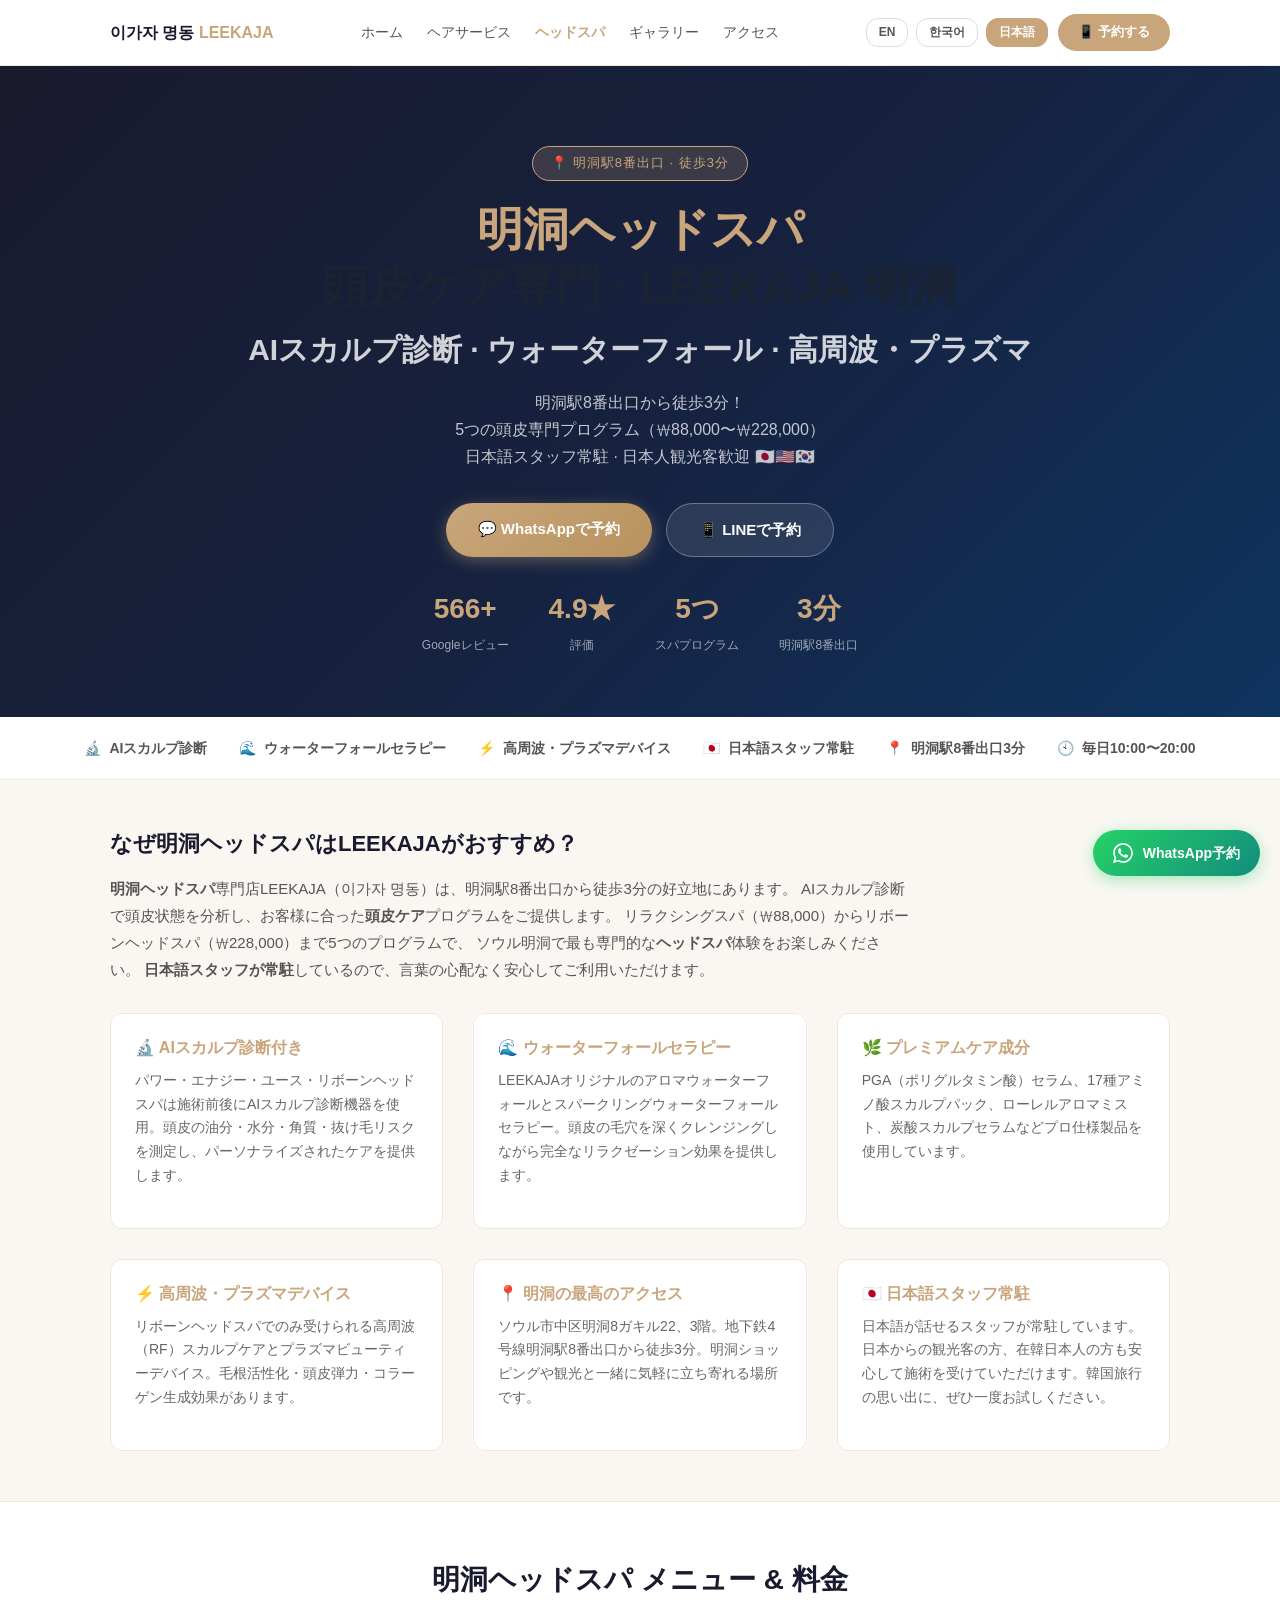
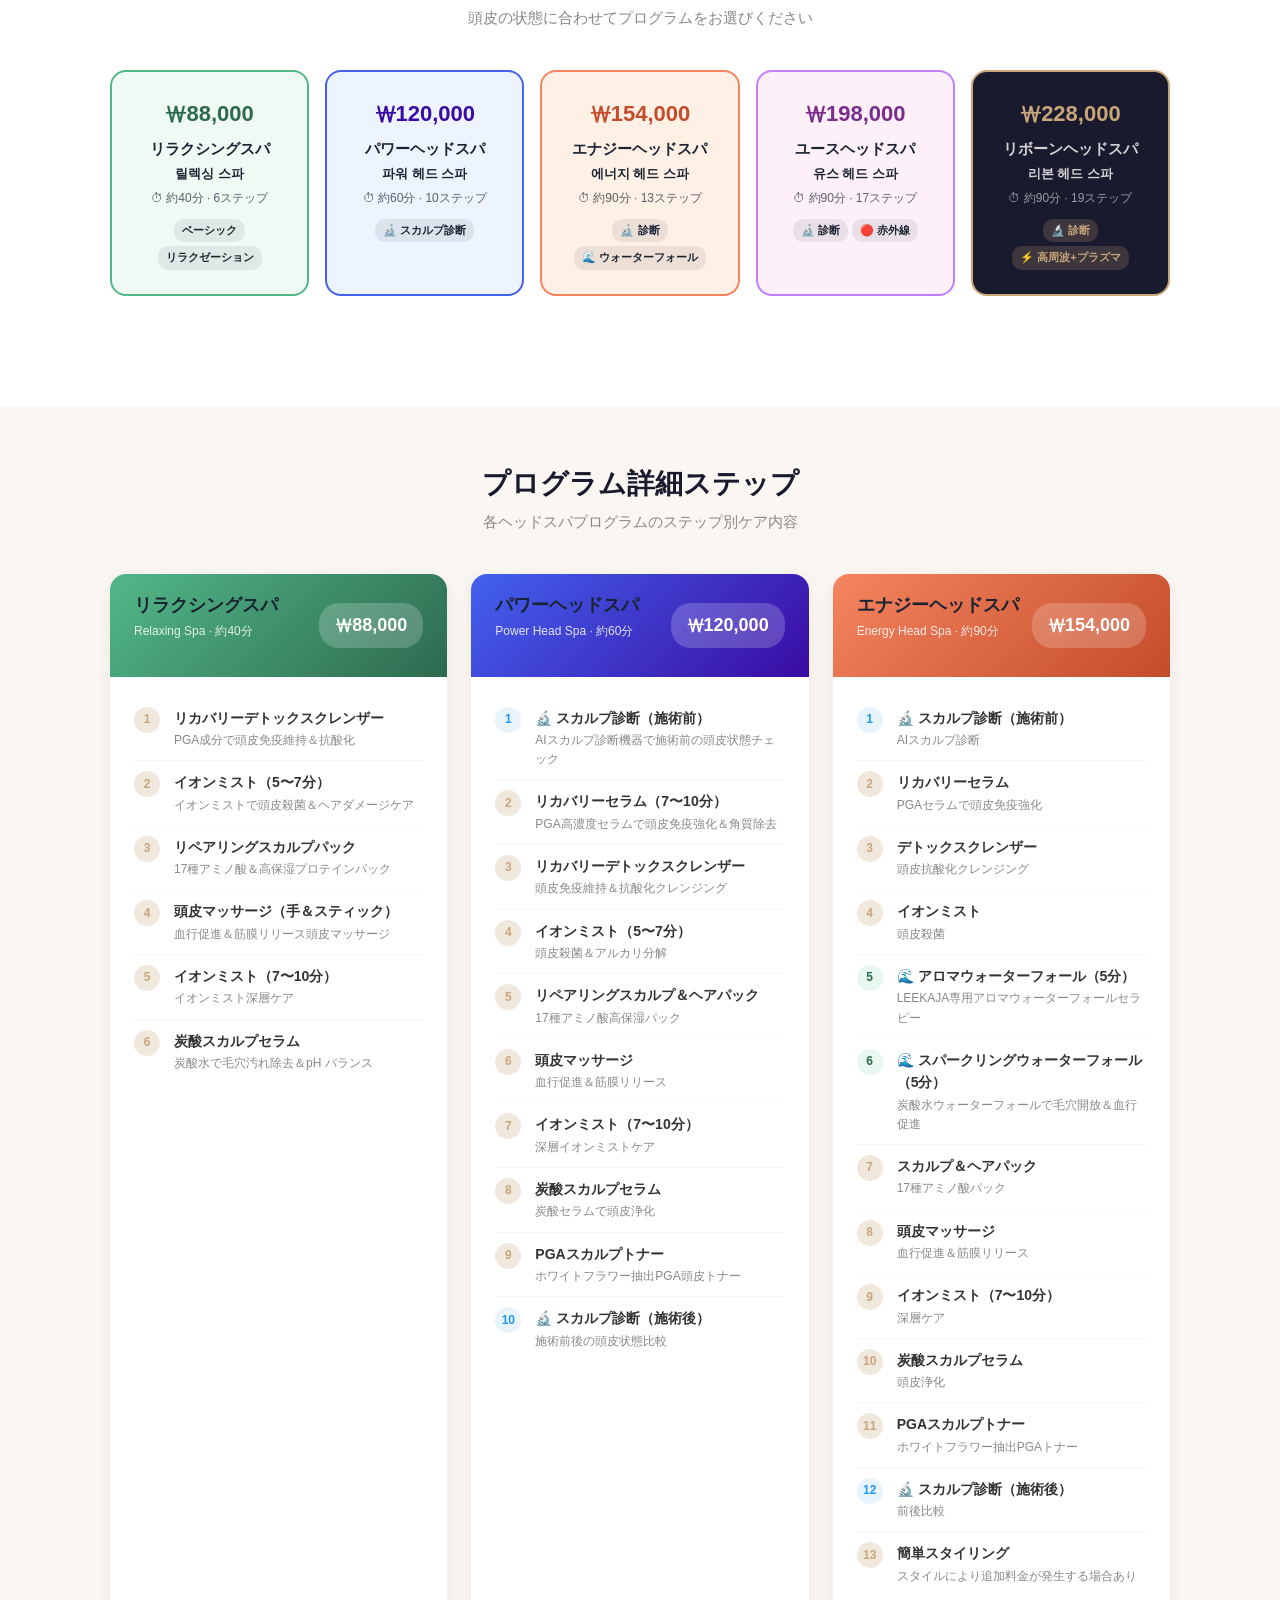
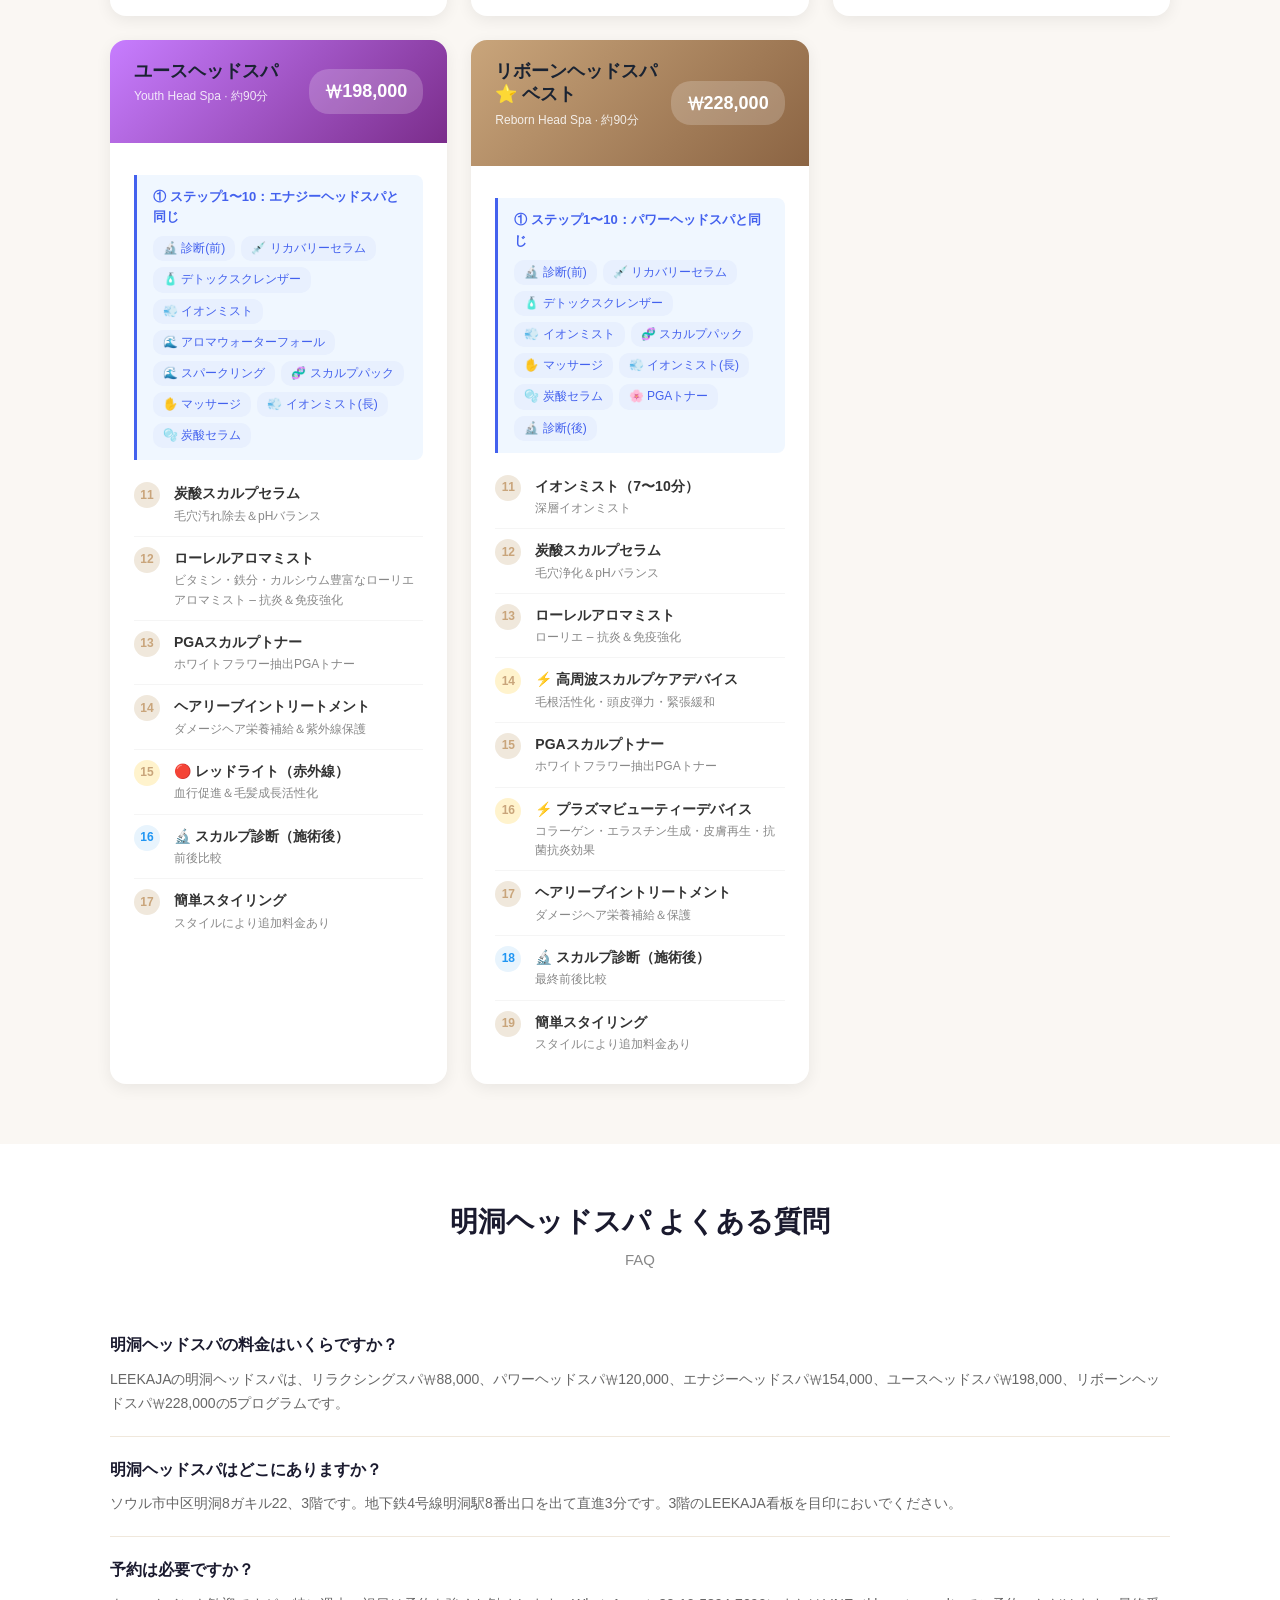
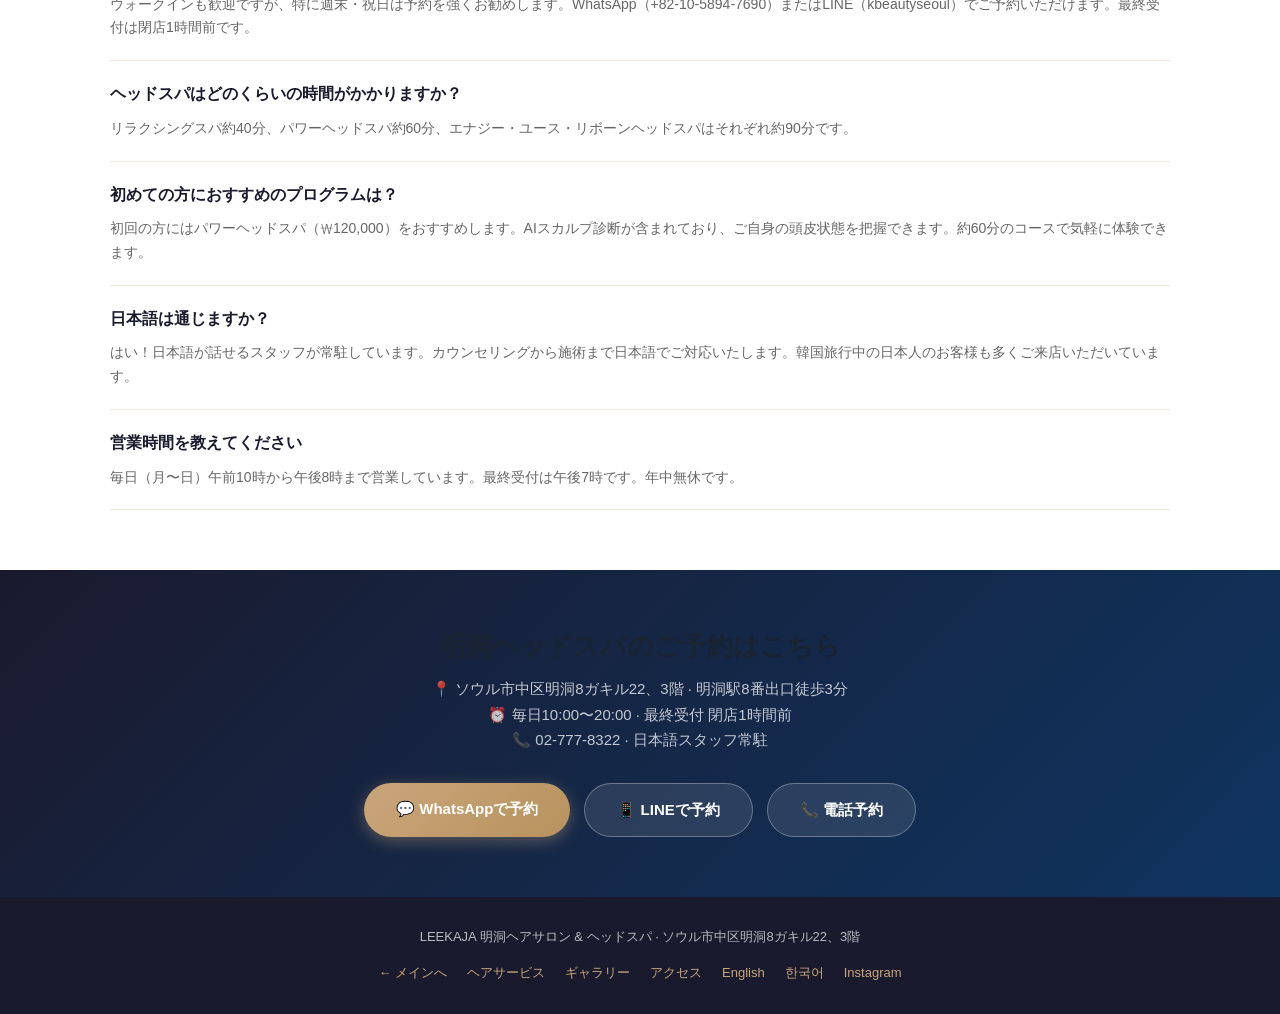
<file: headspa-ja.html>
<!DOCTYPE html>
<html lang="ja">
<head>
    <meta charset="UTF-8">
    <meta name="viewport" content="width=device-width, initial-scale=1.0">

    <title>明洞ヘッドスパ | 明洞駅徒歩3分 | LEEKAJA 日本語対応</title>
    <meta name="title" content="明洞ヘッドスパ | 明洞駅徒歩3分 | LEEKAJA 日本語対応">
    <meta name="description" content="明洞駅8番出口徒歩3分！LEEKAJAの明洞ヘッドスパ。5プログラム₩88,000〜₩228,000。AIスカルプ診断、ウォーターフォールセラピー、高周波・プラズマケア。日本語スタッフ常駐。予約受付中。">
    <meta name="keywords" content="明洞ヘッドスパ, 明洞 ヘッドスパ, 明洞駅 ヘッドスパ, ソウル ヘッドスパ おすすめ, 明洞 頭皮ケア, 明洞 スカルプトリートメント, 韓国旅行 ヘッドスパ, 明洞 日本語対応 美容室, LEEKAJA 明洞, ソウル 頭皮マッサージ, 明洞 ヘアサロン ヘッドスパ, 明洞駅 8番出口 美容室">
    <meta name="author" content="이가자 명동 LEEKAJA">
    <meta name="robots" content="index, follow">
    <link rel="canonical" href="https://www.myeongdonghairsalon.co.kr/headspa-ja">

    <link rel="alternate" hreflang="ko" href="https://www.myeongdonghairsalon.co.kr/headspa-ko">
    <link rel="alternate" hreflang="en" href="https://www.myeongdonghairsalon.co.kr/headspa">
    <link rel="alternate" hreflang="ja" href="https://www.myeongdonghairsalon.co.kr/headspa-ja">
    <link rel="alternate" hreflang="x-default" href="https://www.myeongdonghairsalon.co.kr/headspa">

    <meta property="og:type" content="website">
    <meta property="og:url" content="https://www.myeongdonghairsalon.co.kr/headspa-ja">
    <meta property="og:title" content="明洞ヘッドスパ | LEEKAJA 日本語対応">
    <meta property="og:description" content="明洞駅8番出口徒歩3分。₩88,000〜₩228,000。AIスカルプ診断、ウォーターフォールセラピー。日本語スタッフ常駐。">
    <meta property="og:image" content="https://www.myeongdonghairsalon.co.kr/images/gallery/review-1.jpg">
    <meta property="og:locale" content="ja_JP">

    <script type="application/ld+json">
    {
      "@context": "https://schema.org",
      "@type": "HairSalon",
      "name": "LEEKAJA 明洞ヘッドスパ",
      "alternateName": ["明洞ヘッドスパ", "明洞駅ヘッドスパ", "LEEKAJA Myeongdong Headspa", "명동 헤드스파"],
      "url": "https://www.myeongdonghairsalon.co.kr/headspa-ja",
      "image": "https://www.myeongdonghairsalon.co.kr/images/gallery/review-1.jpg",
      "telephone": "+82-2-777-8322",
      "priceRange": "₩₩-₩₩₩",
      "address": {
        "@type": "PostalAddress",
        "streetAddress": "明洞8ガキル22、3階",
        "addressLocality": "中区",
        "addressRegion": "ソウル特別市",
        "postalCode": "04536",
        "addressCountry": "KR"
      },
      "geo": { "@type": "GeoCoordinates", "latitude": 37.5636, "longitude": 126.9838 },
      "openingHoursSpecification": [
        { "@type": "OpeningHoursSpecification", "dayOfWeek": ["Monday","Tuesday","Wednesday","Thursday","Friday","Saturday","Sunday"], "opens": "10:00", "closes": "20:00" }
      ],
      "hasOfferCatalog": {
        "@type": "OfferCatalog",
        "name": "明洞ヘッドスパ プログラム",
        "itemListElement": [
          { "@type": "Offer", "name": "リラクシングスパ", "price": "88000", "priceCurrency": "KRW", "description": "6ステップ頭皮ケア、約40分" },
          { "@type": "Offer", "name": "パワーヘッドスパ", "price": "120000", "priceCurrency": "KRW", "description": "10ステップ、AIスカルプ診断付き、約60分" },
          { "@type": "Offer", "name": "エナジーヘッドスパ", "price": "154000", "priceCurrency": "KRW", "description": "13ステップ、ウォーターフォール付き、約90分" },
          { "@type": "Offer", "name": "ユースヘッドスパ", "price": "198000", "priceCurrency": "KRW", "description": "17ステップ、赤外線ケア付き、約90分" },
          { "@type": "Offer", "name": "リボーンヘッドスパ", "price": "228000", "priceCurrency": "KRW", "description": "19ステップ、高周波・プラズマデバイス、約90分" }
        ]
      },
      "aggregateRating": { "@type": "AggregateRating", "ratingValue": "4.9", "reviewCount": "566", "bestRating": "5", "worstRating": "1" }
    }
    </script>

    <script type="application/ld+json">
    {
      "@context": "https://schema.org",
      "@type": "FAQPage",
      "mainEntity": [
        { "@type": "Question", "name": "明洞ヘッドスパの料金はいくらですか？", "acceptedAnswer": { "@type": "Answer", "text": "LEEKAJAの明洞ヘッドスパは、リラクシングスパ₩88,000、パワーヘッドスパ₩120,000、エナジーヘッドスパ₩154,000、ユースヘッドスパ₩198,000、リボーンヘッドスパ₩228,000の5プログラムです。" } },
        { "@type": "Question", "name": "明洞ヘッドスパはどこにありますか？", "acceptedAnswer": { "@type": "Answer", "text": "ソウル市中区明洞8ガキル22、3階です。地下鉄4号線明洞駅8番出口を出て直進3分です。" } },
        { "@type": "Question", "name": "日本語は通じますか？", "acceptedAnswer": { "@type": "Answer", "text": "はい！日本語が話せるスタッフが常駐しています。日本からの観光客の方も安心してご利用いただけます。" } },
        { "@type": "Question", "name": "予約は必要ですか？", "acceptedAnswer": { "@type": "Answer", "text": "ウォークインも歓迎ですが、特に週末は予約をお勧めします。WhatsApp（+82-10-5894-7690）またはLINE（kbeautyseoul）でご予約いただけます。営業時間は毎日10:00〜20:00です。" } },
        { "@type": "Question", "name": "ヘッドスパはどのくらいの時間がかかりますか？", "acceptedAnswer": { "@type": "Answer", "text": "リラクシングスパ約40分、パワーヘッドスパ約60分、エナジー・ユース・リボーンヘッドスパはそれぞれ約90分です。" } }
      ]
    }
    </script>

    <meta name="theme-color" content="#C9A57B">
    <link rel="stylesheet" href="styles.css">
    <style>
        .hs-hero { background: linear-gradient(135deg, #1a1a2e 0%, #16213e 50%, #0f3460 100%); color: #fff; padding: 80px 0 60px; text-align: center; }
        .hs-hero-badge { display: inline-block; background: rgba(201,165,123,0.2); border: 1px solid #C9A57B; color: #C9A57B; font-size: 13px; padding: 6px 18px; border-radius: 20px; margin-bottom: 20px; letter-spacing: 1px; }
        .hs-hero h1 { font-size: clamp(26px, 5vw, 46px); font-weight: 800; line-height: 1.25; margin-bottom: 16px; }
        .hs-hero h1 em { color: #C9A57B; font-style: normal; }
        .hs-hero-sub { font-size: 16px; color: rgba(255,255,255,0.75); max-width: 600px; margin: 0 auto 30px; line-height: 1.7; }
        .hs-hero-stats { display: flex; justify-content: center; gap: 40px; flex-wrap: wrap; margin-top: 30px; }
        .hs-stat { text-align: center; }
        .hs-stat-num { display: block; font-size: 28px; font-weight: 800; color: #C9A57B; }
        .hs-stat-label { font-size: 12px; color: rgba(255,255,255,0.6); margin-top: 4px; }
        .hs-hero-btns { display: flex; gap: 14px; justify-content: center; flex-wrap: wrap; margin-top: 32px; }
        .hs-btn-primary { background: linear-gradient(135deg, #C9A57B, #b8935e); color: #fff; padding: 14px 32px; border-radius: 30px; font-weight: 700; font-size: 15px; text-decoration: none; transition: transform 0.2s; box-shadow: 0 4px 16px rgba(201,165,123,0.4); }
        .hs-btn-primary:hover { transform: translateY(-2px); }
        .hs-btn-secondary { background: rgba(255,255,255,0.1); color: #fff; border: 1px solid rgba(255,255,255,0.3); padding: 14px 32px; border-radius: 30px; font-weight: 600; font-size: 15px; text-decoration: none; }
        .hs-features-bar { background: #fff; border-bottom: 1px solid #f0e8dc; padding: 20px 0; }
        .hs-features-list { display: flex; justify-content: center; gap: 32px; flex-wrap: wrap; list-style: none; padding: 0; margin: 0; }
        .hs-features-list li { display: flex; align-items: center; gap: 8px; font-size: 14px; font-weight: 600; color: #555; }
        .hs-seo-block { background: #faf7f3; padding: 50px 0; border-bottom: 1px solid #f0e8dc; }
        .hs-seo-block h2 { font-size: 22px; font-weight: 700; color: #1a1a2e; margin-bottom: 16px; }
        .hs-seo-block p { font-size: 15px; line-height: 1.8; color: #555; max-width: 800px; }
        .hs-seo-grid { display: grid; grid-template-columns: repeat(auto-fit, minmax(300px, 1fr)); gap: 30px; margin-top: 30px; }
        .hs-seo-card { background: #fff; border-radius: 12px; padding: 24px; border: 1px solid #f0e8dc; }
        .hs-seo-card h3 { font-size: 16px; color: #C9A57B; margin-bottom: 10px; }
        .hs-seo-card p { font-size: 14px; color: #666; line-height: 1.7; }
        .hs-price-section { padding: 60px 0; background: #fff; }
        .hs-section-title { text-align: center; font-size: 28px; font-weight: 800; color: #1a1a2e; margin-bottom: 8px; }
        .hs-section-subtitle { text-align: center; color: #888; font-size: 15px; margin-bottom: 40px; }
        .hs-price-grid { display: grid; grid-template-columns: repeat(auto-fit, minmax(180px, 1fr)); gap: 16px; margin-bottom: 50px; }
        .hs-price-card { border-radius: 16px; padding: 24px 16px; text-align: center; border: 2px solid transparent; transition: transform 0.2s, box-shadow 0.2s; }
        .hs-price-card:hover { transform: translateY(-4px); box-shadow: 0 12px 32px rgba(0,0,0,0.12); }
        .hs-price-card.relaxing { background: #f0faf5; border-color: #52b788; }
        .hs-price-card.power    { background: #eef4ff; border-color: #4361ee; }
        .hs-price-card.energy   { background: #fff0e6; border-color: #f4845f; }
        .hs-price-card.youth    { background: #fdf0f8; border-color: #c77dff; }
        .hs-price-card.reborn   { background: #1a1a2e; border-color: #C9A57B; color: #fff; }
        .hs-price-card.reborn .hs-card-name, .hs-price-card.reborn .hs-card-time { color: rgba(255,255,255,0.8); }
        .hs-card-price { font-size: 22px; font-weight: 800; margin-bottom: 6px; }
        .hs-price-card.relaxing .hs-card-price { color: #2d6a4f; }
        .hs-price-card.power    .hs-card-price { color: #3a0ca3; }
        .hs-price-card.energy   .hs-card-price { color: #c44c2a; }
        .hs-price-card.youth    .hs-card-price { color: #7b2d8b; }
        .hs-price-card.reborn   .hs-card-price { color: #C9A57B; }
        .hs-card-name { font-size: 15px; font-weight: 700; margin-bottom: 4px; }
        .hs-card-time { font-size: 12px; opacity: 0.7; margin-bottom: 10px; }
        .hs-card-badges { display: flex; flex-wrap: wrap; justify-content: center; gap: 4px; }
        .hs-badge { font-size: 11px; padding: 3px 8px; border-radius: 10px; background: rgba(0,0,0,0.07); font-weight: 600; }
        .hs-price-card.reborn .hs-badge { background: rgba(201,165,123,0.2); color: #C9A57B; }
        .hs-detail-section { padding: 60px 0; background: #faf7f3; }
        .hs-detail-grid { display: grid; grid-template-columns: repeat(auto-fit, minmax(320px, 1fr)); gap: 24px; }
        .hs-detail-card { background: #fff; border-radius: 16px; overflow: hidden; box-shadow: 0 4px 16px rgba(0,0,0,0.07); }
        .hs-detail-header { padding: 20px 24px; display: flex; align-items: center; justify-content: space-between; }
        .hs-detail-header.relaxing { background: linear-gradient(135deg, #52b788, #2d6a4f); }
        .hs-detail-header.power    { background: linear-gradient(135deg, #4361ee, #3a0ca3); }
        .hs-detail-header.energy   { background: linear-gradient(135deg, #f4845f, #c44c2a); }
        .hs-detail-header.youth    { background: linear-gradient(135deg, #c77dff, #7b2d8b); }
        .hs-detail-header.reborn   { background: linear-gradient(135deg, #C9A57B, #8b6443); }
        .hs-detail-title { color: #fff; }
        .hs-detail-title h3 { font-size: 18px; font-weight: 800; margin-bottom: 4px; }
        .hs-detail-title p { font-size: 12px; opacity: 0.85; }
        .hs-detail-price { background: rgba(255,255,255,0.2); color: #fff; font-weight: 800; font-size: 18px; padding: 8px 16px; border-radius: 20px; }
        .hs-steps-list { padding: 20px 24px; }
        .hs-step-item { display: flex; gap: 14px; padding: 10px 0; border-bottom: 1px solid #f5f5f5; align-items: flex-start; }
        .hs-step-item:last-child { border-bottom: none; }
        .hs-step-num { width: 26px; height: 26px; min-width: 26px; border-radius: 50%; background: #f0e8dc; color: #C9A57B; display: flex; align-items: center; justify-content: center; font-size: 12px; font-weight: 800; }
        .hs-step-item.diagnosis .hs-step-num { background: #e8f4fd; color: #2196F3; }
        .hs-step-item.waterfall .hs-step-num { background: #e8f7ef; color: #2d6a4f; }
        .hs-step-item.special   .hs-step-num { background: #fff3cd; color: #C9A57B; }
        .hs-step-strong { font-size: 14px; font-weight: 700; color: #333; }
        .hs-step-desc   { font-size: 12px; color: #888; margin-top: 2px; }
        .hs-shared-note { background: #f0f7ff; border-left: 3px solid #4361ee; padding: 12px 16px; border-radius: 0 8px 8px 0; margin: 12px 0; }
        .hs-shared-note p { font-size: 13px; color: #4361ee; font-weight: 600; margin: 0 0 8px; }
        .hs-shared-tags { display: flex; flex-wrap: wrap; gap: 6px; }
        .hs-shared-tag { background: #e8f0fe; color: #4361ee; font-size: 12px; padding: 3px 10px; border-radius: 10px; }
        .hs-faq-section { padding: 60px 0; background: #fff; }
        .hs-faq-item { border-bottom: 1px solid #f0e8dc; padding: 20px 0; }
        .hs-faq-q { font-size: 16px; font-weight: 700; color: #1a1a2e; margin-bottom: 10px; }
        .hs-faq-a { font-size: 14px; color: #666; line-height: 1.7; }
        .hs-cta-section { background: linear-gradient(135deg, #1a1a2e, #0f3460); color: #fff; padding: 60px 0; text-align: center; }
        .hs-cta-section h2 { font-size: 26px; font-weight: 800; margin-bottom: 12px; }
        .hs-cta-section p { color: rgba(255,255,255,0.75); margin-bottom: 30px; font-size: 15px; line-height: 1.7; }
        .hs-cta-btns { display: flex; gap: 14px; justify-content: center; flex-wrap: wrap; }
        .hs-nav { background: #fff; border-bottom: 1px solid #f0e8dc; padding: 14px 0; position: sticky; top: 0; z-index: 100; }
        .hs-nav-inner { max-width: 1100px; margin: 0 auto; padding: 0 20px; display: flex; align-items: center; justify-content: space-between; }
        .hs-nav-logo { font-size: 16px; font-weight: 800; color: #1a1a2e; text-decoration: none; }
        .hs-nav-logo span { color: #C9A57B; }
        .hs-nav-links { display: flex; gap: 24px; }
        .hs-nav-links a { font-size: 14px; color: #555; text-decoration: none; font-weight: 500; }
        .hs-nav-links a:hover { color: #C9A57B; }
        .hs-nav-cta { background: #C9A57B; color: #fff; padding: 8px 20px; border-radius: 20px; font-size: 13px; font-weight: 700; text-decoration: none; }
        .lang-switcher { display: flex; gap: 8px; align-items: center; }
        .lang-btn { font-size: 12px; padding: 4px 12px; border-radius: 12px; text-decoration: none; font-weight: 600; border: 1px solid #ddd; color: #555; }
        .lang-btn.active { background: #C9A57B; color: #fff; border-color: #C9A57B; }
        .hs-footer { background: #1a1a2e; color: rgba(255,255,255,0.7); padding: 30px 0; text-align: center; font-size: 13px; }
        .hs-footer a { color: #C9A57B; text-decoration: none; }
        .hs-footer-links { display: flex; gap: 20px; justify-content: center; margin-top: 12px; flex-wrap: wrap; }
        .hs-floating { position: fixed; bottom: 24px; right: 20px; z-index: 999; }
        .hs-wa-btn { display: flex; align-items: center; gap: 10px; background: linear-gradient(135deg, #25D366, #128C7E); color: #fff; padding: 12px 20px; border-radius: 30px; text-decoration: none; font-weight: 700; font-size: 14px; box-shadow: 0 4px 16px rgba(37,211,102,0.4); transition: transform 0.2s; }
        .hs-wa-btn:hover { transform: translateY(-2px); }
        .container { max-width: 1100px; margin: 0 auto; padding: 0 20px; }
        @media (max-width: 768px) { .hs-nav-links { display: none; } .hs-price-grid { grid-template-columns: repeat(2, 1fr); } .hs-detail-grid { grid-template-columns: 1fr; } }
    </style>
</head>
<body>

    <nav class="hs-nav">
        <div class="hs-nav-inner">
            <a href="/" class="hs-nav-logo">이가자 명동 <span>LEEKAJA</span></a>
            <div class="hs-nav-links">
                <a href="/">ホーム</a>
                <a href="/#hair">ヘアサービス</a>
                <a href="/headspa-ja" style="color:#C9A57B;font-weight:700;">ヘッドスパ</a>
                <a href="/#gallery">ギャラリー</a>
                <a href="/#location">アクセス</a>
            </div>
            <div style="display:flex;gap:10px;align-items:center;">
                <div class="lang-switcher">
                    <a href="/headspa" class="lang-btn">EN</a>
                    <a href="/headspa-ko" class="lang-btn">한국어</a>
                    <a href="/headspa-ja" class="lang-btn active">日本語</a>
                </div>
                <a href="https://wa.me/821058947690" class="hs-nav-cta" target="_blank">📱 予約する</a>
            </div>
        </div>
    </nav>

    <section class="hs-hero">
        <div class="container">
            <span class="hs-hero-badge">📍 明洞駅8番出口 · 徒歩3分</span>
            <h1>
                <em>明洞ヘッドスパ</em><br>
                頭皮ケア専門 · LEEKAJA 明洞<br>
                <span style="font-size:0.65em;font-weight:600;color:rgba(255,255,255,0.8)">AIスカルプ診断 · ウォーターフォール · 高周波・プラズマ</span>
            </h1>
            <p class="hs-hero-sub">
                明洞駅8番出口から徒歩3分！<br>
                5つの頭皮専門プログラム（₩88,000〜₩228,000）<br>
                日本語スタッフ常駐 · 日本人観光客歓迎 🇯🇵🇺🇸🇰🇷
            </p>
            <div class="hs-hero-btns">
                <a href="https://wa.me/821058947690?text=%E6%98%8E%E6%B4%9E%E3%83%98%E3%83%83%E3%83%89%E3%82%B9%E3%83%91%E3%81%AE%E4%BA%88%E7%B4%84%E3%82%92%E3%81%97%E3%81%9F%E3%81%84%E3%81%A7%E3%81%99%E3%80%82" class="hs-btn-primary" target="_blank">💬 WhatsAppで予約</a>
                <a href="https://line.me/ti/p/~kbeautyseoul" class="hs-btn-secondary" target="_blank">📱 LINEで予約</a>
            </div>
            <div class="hs-hero-stats">
                <div class="hs-stat"><span class="hs-stat-num">566+</span><span class="hs-stat-label">Googleレビュー</span></div>
                <div class="hs-stat"><span class="hs-stat-num">4.9★</span><span class="hs-stat-label">評価</span></div>
                <div class="hs-stat"><span class="hs-stat-num">5つ</span><span class="hs-stat-label">スパプログラム</span></div>
                <div class="hs-stat"><span class="hs-stat-num">3分</span><span class="hs-stat-label">明洞駅8番出口</span></div>
            </div>
        </div>
    </section>

    <div class="hs-features-bar">
        <ul class="hs-features-list">
            <li><span>🔬</span> AIスカルプ診断</li>
            <li><span>🌊</span> ウォーターフォールセラピー</li>
            <li><span>⚡</span> 高周波・プラズマデバイス</li>
            <li><span>🇯🇵</span> 日本語スタッフ常駐</li>
            <li><span>📍</span> 明洞駅8番出口3分</li>
            <li><span>🕙</span> 毎日10:00〜20:00</li>
        </ul>
    </div>

    <section class="hs-seo-block">
        <div class="container">
            <h2>なぜ明洞ヘッドスパはLEEKAJAがおすすめ？</h2>
            <p>
                <strong>明洞ヘッドスパ</strong>専門店LEEKAJA（이가자 명동）は、明洞駅8番出口から徒歩3分の好立地にあります。
                AIスカルプ診断で頭皮状態を分析し、お客様に合った<strong>頭皮ケア</strong>プログラムをご提供します。
                リラクシングスパ（₩88,000）からリボーンヘッドスパ（₩228,000）まで5つのプログラムで、
                ソウル明洞で最も専門的な<strong>ヘッドスパ</strong>体験をお楽しみください。
                <strong>日本語スタッフが常駐</strong>しているので、言葉の心配なく安心してご利用いただけます。
            </p>
            <div class="hs-seo-grid">
                <div class="hs-seo-card">
                    <h3>🔬 AIスカルプ診断付き</h3>
                    <p>パワー・エナジー・ユース・リボーンヘッドスパは施術前後にAIスカルプ診断機器を使用。頭皮の油分・水分・角質・抜け毛リスクを測定し、パーソナライズされたケアを提供します。</p>
                </div>
                <div class="hs-seo-card">
                    <h3>🌊 ウォーターフォールセラピー</h3>
                    <p>LEEKAJAオリジナルのアロマウォーターフォールとスパークリングウォーターフォールセラピー。頭皮の毛穴を深くクレンジングしながら完全なリラクゼーション効果を提供します。</p>
                </div>
                <div class="hs-seo-card">
                    <h3>🌿 プレミアムケア成分</h3>
                    <p>PGA（ポリグルタミン酸）セラム、17種アミノ酸スカルプパック、ローレルアロマミスト、炭酸スカルプセラムなどプロ仕様製品を使用しています。</p>
                </div>
                <div class="hs-seo-card">
                    <h3>⚡ 高周波・プラズマデバイス</h3>
                    <p>リボーンヘッドスパでのみ受けられる高周波（RF）スカルプケアとプラズマビューティーデバイス。毛根活性化・頭皮弾力・コラーゲン生成効果があります。</p>
                </div>
                <div class="hs-seo-card">
                    <h3>📍 明洞の最高のアクセス</h3>
                    <p>ソウル市中区明洞8ガキル22、3階。地下鉄4号線明洞駅8番出口から徒歩3分。明洞ショッピングや観光と一緒に気軽に立ち寄れる場所です。</p>
                </div>
                <div class="hs-seo-card">
                    <h3>🇯🇵 日本語スタッフ常駐</h3>
                    <p>日本語が話せるスタッフが常駐しています。日本からの観光客の方、在韓日本人の方も安心して施術を受けていただけます。韓国旅行の思い出に、ぜひ一度お試しください。</p>
                </div>
            </div>
        </div>
    </section>

    <section class="hs-price-section" id="programs">
        <div class="container">
            <h2 class="hs-section-title">明洞ヘッドスパ メニュー & 料金</h2>
            <p class="hs-section-subtitle">頭皮の状態に合わせてプログラムをお選びください</p>
            <div class="hs-price-grid">
                <div class="hs-price-card relaxing">
                    <div class="hs-card-price">₩88,000</div>
                    <div class="hs-card-name">リラクシングスパ<br><small>릴렉싱 스파</small></div>
                    <div class="hs-card-time">⏱ 約40分 · 6ステップ</div>
                    <div class="hs-card-badges"><span class="hs-badge">ベーシック</span><span class="hs-badge">リラクゼーション</span></div>
                </div>
                <div class="hs-price-card power">
                    <div class="hs-card-price">₩120,000</div>
                    <div class="hs-card-name">パワーヘッドスパ<br><small>파워 헤드 스파</small></div>
                    <div class="hs-card-time">⏱ 約60分 · 10ステップ</div>
                    <div class="hs-card-badges"><span class="hs-badge">🔬 スカルプ診断</span></div>
                </div>
                <div class="hs-price-card energy">
                    <div class="hs-card-price">₩154,000</div>
                    <div class="hs-card-name">エナジーヘッドスパ<br><small>에너지 헤드 스파</small></div>
                    <div class="hs-card-time">⏱ 約90分 · 13ステップ</div>
                    <div class="hs-card-badges"><span class="hs-badge">🔬 診断</span><span class="hs-badge">🌊 ウォーターフォール</span></div>
                </div>
                <div class="hs-price-card youth">
                    <div class="hs-card-price">₩198,000</div>
                    <div class="hs-card-name">ユースヘッドスパ<br><small>유스 헤드 스파</small></div>
                    <div class="hs-card-time">⏱ 約90分 · 17ステップ</div>
                    <div class="hs-card-badges"><span class="hs-badge">🔬 診断</span><span class="hs-badge">🔴 赤外線</span></div>
                </div>
                <div class="hs-price-card reborn">
                    <div class="hs-card-price">₩228,000</div>
                    <div class="hs-card-name">リボーンヘッドスパ<br><small>리본 헤드 스파</small></div>
                    <div class="hs-card-time">⏱ 約90分 · 19ステップ</div>
                    <div class="hs-card-badges"><span class="hs-badge">🔬 診断</span><span class="hs-badge">⚡ 高周波+プラズマ</span></div>
                </div>
            </div>
        </div>
    </section>

    <section class="hs-detail-section" id="details">
        <div class="container">
            <h2 class="hs-section-title">プログラム詳細ステップ</h2>
            <p class="hs-section-subtitle">各ヘッドスパプログラムのステップ別ケア内容</p>
            <div class="hs-detail-grid">
                <div class="hs-detail-card">
                    <div class="hs-detail-header relaxing">
                        <div class="hs-detail-title"><h3>リラクシングスパ</h3><p>Relaxing Spa · 約40分</p></div>
                        <div class="hs-detail-price">₩88,000</div>
                    </div>
                    <div class="hs-steps-list">
                        <div class="hs-step-item"><span class="hs-step-num">1</span><div><div class="hs-step-strong">リカバリーデトックスクレンザー</div><div class="hs-step-desc">PGA成分で頭皮免疫維持＆抗酸化</div></div></div>
                        <div class="hs-step-item"><span class="hs-step-num">2</span><div><div class="hs-step-strong">イオンミスト（5〜7分）</div><div class="hs-step-desc">イオンミストで頭皮殺菌＆ヘアダメージケア</div></div></div>
                        <div class="hs-step-item"><span class="hs-step-num">3</span><div><div class="hs-step-strong">リペアリングスカルプパック</div><div class="hs-step-desc">17種アミノ酸＆高保湿プロテインパック</div></div></div>
                        <div class="hs-step-item"><span class="hs-step-num">4</span><div><div class="hs-step-strong">頭皮マッサージ（手＆スティック）</div><div class="hs-step-desc">血行促進＆筋膜リリース頭皮マッサージ</div></div></div>
                        <div class="hs-step-item"><span class="hs-step-num">5</span><div><div class="hs-step-strong">イオンミスト（7〜10分）</div><div class="hs-step-desc">イオンミスト深層ケア</div></div></div>
                        <div class="hs-step-item"><span class="hs-step-num">6</span><div><div class="hs-step-strong">炭酸スカルプセラム</div><div class="hs-step-desc">炭酸水で毛穴汚れ除去＆pH バランス</div></div></div>
                    </div>
                </div>
                <div class="hs-detail-card">
                    <div class="hs-detail-header power">
                        <div class="hs-detail-title"><h3>パワーヘッドスパ</h3><p>Power Head Spa · 約60分</p></div>
                        <div class="hs-detail-price">₩120,000</div>
                    </div>
                    <div class="hs-steps-list">
                        <div class="hs-step-item diagnosis"><span class="hs-step-num">1</span><div><div class="hs-step-strong">🔬 スカルプ診断（施術前）</div><div class="hs-step-desc">AIスカルプ診断機器で施術前の頭皮状態チェック</div></div></div>
                        <div class="hs-step-item"><span class="hs-step-num">2</span><div><div class="hs-step-strong">リカバリーセラム（7〜10分）</div><div class="hs-step-desc">PGA高濃度セラムで頭皮免疫強化＆角質除去</div></div></div>
                        <div class="hs-step-item"><span class="hs-step-num">3</span><div><div class="hs-step-strong">リカバリーデトックスクレンザー</div><div class="hs-step-desc">頭皮免疫維持＆抗酸化クレンジング</div></div></div>
                        <div class="hs-step-item"><span class="hs-step-num">4</span><div><div class="hs-step-strong">イオンミスト（5〜7分）</div><div class="hs-step-desc">頭皮殺菌＆アルカリ分解</div></div></div>
                        <div class="hs-step-item"><span class="hs-step-num">5</span><div><div class="hs-step-strong">リペアリングスカルプ＆ヘアパック</div><div class="hs-step-desc">17種アミノ酸高保湿パック</div></div></div>
                        <div class="hs-step-item"><span class="hs-step-num">6</span><div><div class="hs-step-strong">頭皮マッサージ</div><div class="hs-step-desc">血行促進＆筋膜リリース</div></div></div>
                        <div class="hs-step-item"><span class="hs-step-num">7</span><div><div class="hs-step-strong">イオンミスト（7〜10分）</div><div class="hs-step-desc">深層イオンミストケア</div></div></div>
                        <div class="hs-step-item"><span class="hs-step-num">8</span><div><div class="hs-step-strong">炭酸スカルプセラム</div><div class="hs-step-desc">炭酸セラムで頭皮浄化</div></div></div>
                        <div class="hs-step-item"><span class="hs-step-num">9</span><div><div class="hs-step-strong">PGAスカルプトナー</div><div class="hs-step-desc">ホワイトフラワー抽出PGA頭皮トナー</div></div></div>
                        <div class="hs-step-item diagnosis"><span class="hs-step-num">10</span><div><div class="hs-step-strong">🔬 スカルプ診断（施術後）</div><div class="hs-step-desc">施術前後の頭皮状態比較</div></div></div>
                    </div>
                </div>
                <div class="hs-detail-card">
                    <div class="hs-detail-header energy">
                        <div class="hs-detail-title"><h3>エナジーヘッドスパ</h3><p>Energy Head Spa · 約90分</p></div>
                        <div class="hs-detail-price">₩154,000</div>
                    </div>
                    <div class="hs-steps-list">
                        <div class="hs-step-item diagnosis"><span class="hs-step-num">1</span><div><div class="hs-step-strong">🔬 スカルプ診断（施術前）</div><div class="hs-step-desc">AIスカルプ診断</div></div></div>
                        <div class="hs-step-item"><span class="hs-step-num">2</span><div><div class="hs-step-strong">リカバリーセラム</div><div class="hs-step-desc">PGAセラムで頭皮免疫強化</div></div></div>
                        <div class="hs-step-item"><span class="hs-step-num">3</span><div><div class="hs-step-strong">デトックスクレンザー</div><div class="hs-step-desc">頭皮抗酸化クレンジング</div></div></div>
                        <div class="hs-step-item"><span class="hs-step-num">4</span><div><div class="hs-step-strong">イオンミスト</div><div class="hs-step-desc">頭皮殺菌</div></div></div>
                        <div class="hs-step-item waterfall"><span class="hs-step-num">5</span><div><div class="hs-step-strong">🌊 アロマウォーターフォール（5分）</div><div class="hs-step-desc">LEEKAJA専用アロマウォーターフォールセラピー</div></div></div>
                        <div class="hs-step-item waterfall"><span class="hs-step-num">6</span><div><div class="hs-step-strong">🌊 スパークリングウォーターフォール（5分）</div><div class="hs-step-desc">炭酸水ウォーターフォールで毛穴開放＆血行促進</div></div></div>
                        <div class="hs-step-item"><span class="hs-step-num">7</span><div><div class="hs-step-strong">スカルプ＆ヘアパック</div><div class="hs-step-desc">17種アミノ酸パック</div></div></div>
                        <div class="hs-step-item"><span class="hs-step-num">8</span><div><div class="hs-step-strong">頭皮マッサージ</div><div class="hs-step-desc">血行促進＆筋膜リリース</div></div></div>
                        <div class="hs-step-item"><span class="hs-step-num">9</span><div><div class="hs-step-strong">イオンミスト（7〜10分）</div><div class="hs-step-desc">深層ケア</div></div></div>
                        <div class="hs-step-item"><span class="hs-step-num">10</span><div><div class="hs-step-strong">炭酸スカルプセラム</div><div class="hs-step-desc">頭皮浄化</div></div></div>
                        <div class="hs-step-item"><span class="hs-step-num">11</span><div><div class="hs-step-strong">PGAスカルプトナー</div><div class="hs-step-desc">ホワイトフラワー抽出PGAトナー</div></div></div>
                        <div class="hs-step-item diagnosis"><span class="hs-step-num">12</span><div><div class="hs-step-strong">🔬 スカルプ診断（施術後）</div><div class="hs-step-desc">前後比較</div></div></div>
                        <div class="hs-step-item"><span class="hs-step-num">13</span><div><div class="hs-step-strong">簡単スタイリング</div><div class="hs-step-desc">スタイルにより追加料金が発生する場合あり</div></div></div>
                    </div>
                </div>
                <div class="hs-detail-card">
                    <div class="hs-detail-header youth">
                        <div class="hs-detail-title"><h3>ユースヘッドスパ</h3><p>Youth Head Spa · 約90分</p></div>
                        <div class="hs-detail-price">₩198,000</div>
                    </div>
                    <div class="hs-steps-list">
                        <div class="hs-shared-note">
                            <p>① ステップ1〜10：エナジーヘッドスパと同じ</p>
                            <div class="hs-shared-tags">
                                <span class="hs-shared-tag">🔬 診断(前)</span><span class="hs-shared-tag">💉 リカバリーセラム</span><span class="hs-shared-tag">🧴 デトックスクレンザー</span><span class="hs-shared-tag">💨 イオンミスト</span><span class="hs-shared-tag">🌊 アロマウォーターフォール</span><span class="hs-shared-tag">🌊 スパークリング</span><span class="hs-shared-tag">🧬 スカルプパック</span><span class="hs-shared-tag">✋ マッサージ</span><span class="hs-shared-tag">💨 イオンミスト(長)</span><span class="hs-shared-tag">🫧 炭酸セラム</span>
                            </div>
                        </div>
                        <div class="hs-step-item"><span class="hs-step-num">11</span><div><div class="hs-step-strong">炭酸スカルプセラム</div><div class="hs-step-desc">毛穴汚れ除去＆pHバランス</div></div></div>
                        <div class="hs-step-item"><span class="hs-step-num">12</span><div><div class="hs-step-strong">ローレルアロマミスト</div><div class="hs-step-desc">ビタミン・鉄分・カルシウム豊富なローリエアロマミスト – 抗炎＆免疫強化</div></div></div>
                        <div class="hs-step-item"><span class="hs-step-num">13</span><div><div class="hs-step-strong">PGAスカルプトナー</div><div class="hs-step-desc">ホワイトフラワー抽出PGAトナー</div></div></div>
                        <div class="hs-step-item"><span class="hs-step-num">14</span><div><div class="hs-step-strong">ヘアリーブイントリートメント</div><div class="hs-step-desc">ダメージヘア栄養補給＆紫外線保護</div></div></div>
                        <div class="hs-step-item special"><span class="hs-step-num">15</span><div><div class="hs-step-strong">🔴 レッドライト（赤外線）</div><div class="hs-step-desc">血行促進＆毛髪成長活性化</div></div></div>
                        <div class="hs-step-item diagnosis"><span class="hs-step-num">16</span><div><div class="hs-step-strong">🔬 スカルプ診断（施術後）</div><div class="hs-step-desc">前後比較</div></div></div>
                        <div class="hs-step-item"><span class="hs-step-num">17</span><div><div class="hs-step-strong">簡単スタイリング</div><div class="hs-step-desc">スタイルにより追加料金あり</div></div></div>
                    </div>
                </div>
                <div class="hs-detail-card">
                    <div class="hs-detail-header reborn">
                        <div class="hs-detail-title"><h3>リボーンヘッドスパ ⭐ ベスト</h3><p>Reborn Head Spa · 約90分</p></div>
                        <div class="hs-detail-price">₩228,000</div>
                    </div>
                    <div class="hs-steps-list">
                        <div class="hs-shared-note">
                            <p>① ステップ1〜10：パワーヘッドスパと同じ</p>
                            <div class="hs-shared-tags">
                                <span class="hs-shared-tag">🔬 診断(前)</span><span class="hs-shared-tag">💉 リカバリーセラム</span><span class="hs-shared-tag">🧴 デトックスクレンザー</span><span class="hs-shared-tag">💨 イオンミスト</span><span class="hs-shared-tag">🧬 スカルプパック</span><span class="hs-shared-tag">✋ マッサージ</span><span class="hs-shared-tag">💨 イオンミスト(長)</span><span class="hs-shared-tag">🫧 炭酸セラム</span><span class="hs-shared-tag">🌸 PGAトナー</span><span class="hs-shared-tag">🔬 診断(後)</span>
                            </div>
                        </div>
                        <div class="hs-step-item"><span class="hs-step-num">11</span><div><div class="hs-step-strong">イオンミスト（7〜10分）</div><div class="hs-step-desc">深層イオンミスト</div></div></div>
                        <div class="hs-step-item"><span class="hs-step-num">12</span><div><div class="hs-step-strong">炭酸スカルプセラム</div><div class="hs-step-desc">毛穴浄化＆pHバランス</div></div></div>
                        <div class="hs-step-item"><span class="hs-step-num">13</span><div><div class="hs-step-strong">ローレルアロマミスト</div><div class="hs-step-desc">ローリエ – 抗炎＆免疫強化</div></div></div>
                        <div class="hs-step-item special"><span class="hs-step-num">14</span><div><div class="hs-step-strong">⚡ 高周波スカルプケアデバイス</div><div class="hs-step-desc">毛根活性化・頭皮弾力・緊張緩和</div></div></div>
                        <div class="hs-step-item"><span class="hs-step-num">15</span><div><div class="hs-step-strong">PGAスカルプトナー</div><div class="hs-step-desc">ホワイトフラワー抽出PGAトナー</div></div></div>
                        <div class="hs-step-item special"><span class="hs-step-num">16</span><div><div class="hs-step-strong">⚡ プラズマビューティーデバイス</div><div class="hs-step-desc">コラーゲン・エラスチン生成・皮膚再生・抗菌抗炎効果</div></div></div>
                        <div class="hs-step-item"><span class="hs-step-num">17</span><div><div class="hs-step-strong">ヘアリーブイントリートメント</div><div class="hs-step-desc">ダメージヘア栄養補給＆保護</div></div></div>
                        <div class="hs-step-item diagnosis"><span class="hs-step-num">18</span><div><div class="hs-step-strong">🔬 スカルプ診断（施術後）</div><div class="hs-step-desc">最終前後比較</div></div></div>
                        <div class="hs-step-item"><span class="hs-step-num">19</span><div><div class="hs-step-strong">簡単スタイリング</div><div class="hs-step-desc">スタイルにより追加料金あり</div></div></div>
                    </div>
                </div>
            </div>
        </div>
    </section>

    <section class="hs-faq-section" id="faq">
        <div class="container">
            <h2 class="hs-section-title">明洞ヘッドスパ よくある質問</h2>
            <p class="hs-section-subtitle">FAQ</p>
            <div class="hs-faq-item"><div class="hs-faq-q">明洞ヘッドスパの料金はいくらですか？</div><div class="hs-faq-a">LEEKAJAの明洞ヘッドスパは、リラクシングスパ₩88,000、パワーヘッドスパ₩120,000、エナジーヘッドスパ₩154,000、ユースヘッドスパ₩198,000、リボーンヘッドスパ₩228,000の5プログラムです。</div></div>
            <div class="hs-faq-item"><div class="hs-faq-q">明洞ヘッドスパはどこにありますか？</div><div class="hs-faq-a">ソウル市中区明洞8ガキル22、3階です。地下鉄4号線明洞駅8番出口を出て直進3分です。3階のLEEKAJA看板を目印においでください。</div></div>
            <div class="hs-faq-item"><div class="hs-faq-q">予約は必要ですか？</div><div class="hs-faq-a">ウォークインも歓迎ですが、特に週末・祝日は予約を強くお勧めします。WhatsApp（+82-10-5894-7690）またはLINE（kbeautyseoul）でご予約いただけます。最終受付は閉店1時間前です。</div></div>
            <div class="hs-faq-item"><div class="hs-faq-q">ヘッドスパはどのくらいの時間がかかりますか？</div><div class="hs-faq-a">リラクシングスパ約40分、パワーヘッドスパ約60分、エナジー・ユース・リボーンヘッドスパはそれぞれ約90分です。</div></div>
            <div class="hs-faq-item"><div class="hs-faq-q">初めての方におすすめのプログラムは？</div><div class="hs-faq-a">初回の方にはパワーヘッドスパ（₩120,000）をおすすめします。AIスカルプ診断が含まれており、ご自身の頭皮状態を把握できます。約60分のコースで気軽に体験できます。</div></div>
            <div class="hs-faq-item"><div class="hs-faq-q">日本語は通じますか？</div><div class="hs-faq-a">はい！日本語が話せるスタッフが常駐しています。カウンセリングから施術まで日本語でご対応いたします。韓国旅行中の日本人のお客様も多くご来店いただいています。</div></div>
            <div class="hs-faq-item"><div class="hs-faq-q">営業時間を教えてください</div><div class="hs-faq-a">毎日（月〜日）午前10時から午後8時まで営業しています。最終受付は午後7時です。年中無休です。</div></div>
        </div>
    </section>

    <section class="hs-cta-section">
        <div class="container">
            <h2>明洞ヘッドスパのご予約はこちら</h2>
            <p>
                📍 ソウル市中区明洞8ガキル22、3階 · 明洞駅8番出口徒歩3分<br>
                ⏰ 毎日10:00〜20:00 · 最終受付 閉店1時間前<br>
                📞 02-777-8322 · 日本語スタッフ常駐
            </p>
            <div class="hs-cta-btns">
                <a href="https://wa.me/821058947690?text=%E6%98%8E%E6%B4%9E%E3%83%98%E3%83%83%E3%83%89%E3%82%B9%E3%83%91%E3%81%AE%E4%BA%88%E7%B4%84%E3%82%92%E3%81%97%E3%81%9F%E3%81%84%E3%81%A7%E3%81%99%E3%80%82" class="hs-btn-primary" target="_blank">💬 WhatsAppで予約</a>
                <a href="https://line.me/ti/p/~kbeautyseoul" class="hs-btn-secondary" target="_blank">📱 LINEで予約</a>
                <a href="tel:+82277778322" class="hs-btn-secondary">📞 電話予約</a>
            </div>
        </div>
    </section>

    <footer class="hs-footer">
        <div class="container">
            <p>LEEKAJA 明洞ヘアサロン & ヘッドスパ · ソウル市中区明洞8ガキル22、3階</p>
            <div class="hs-footer-links">
                <a href="/">← メインへ</a>
                <a href="/#hair">ヘアサービス</a>
                <a href="/#gallery">ギャラリー</a>
                <a href="/#location">アクセス</a>
                <a href="/headspa">English</a>
                <a href="/headspa-ko">한국어</a>
                <a href="https://www.instagram.com/leekaja_myeongdong" target="_blank">Instagram</a>
            </div>
        </div>
    </footer>

    <div class="hs-floating">
        <a href="https://wa.me/821058947690?text=%E6%98%8E%E6%B4%9E%E3%83%98%E3%83%83%E3%83%89%E3%82%B9%E3%83%91%E3%81%AE%E4%BA%88%E7%B4%84%E3%82%92%E3%81%97%E3%81%9F%E3%81%84%E3%81%A7%E3%81%99%E3%80%82" class="hs-wa-btn" target="_blank" rel="noopener noreferrer">
            <svg width="20" height="20" fill="currentColor" viewBox="0 0 24 24"><path d="M17.472 14.382c-.297-.149-1.758-.867-2.03-.967-.273-.099-.471-.148-.67.15-.197.297-.767.966-.94 1.164-.173.199-.347.223-.644.075-.297-.15-1.255-.463-2.39-1.475-.883-.788-1.48-1.761-1.653-2.059-.173-.297-.018-.458.13-.606.134-.133.298-.347.446-.52.149-.174.198-.298.298-.497.099-.198.05-.371-.025-.52-.075-.149-.669-1.612-.916-2.207-.242-.579-.487-.5-.669-.51-.173-.008-.371-.01-.57-.01-.198 0-.52.074-.792.372-.272.297-1.04 1.016-1.04 2.479 0 1.462 1.065 2.875 1.213 3.074.149.198 2.096 3.2 5.077 4.487.709.306 1.262.489 1.694.625.712.227 1.36.195 1.871.118.571-.085 1.758-.719 2.006-1.413.248-.694.248-1.289.173-1.413-.074-.124-.272-.198-.57-.347m-5.421 7.403h-.004a9.87 9.87 0 01-5.031-1.378l-.361-.214-3.741.982.998-3.648-.235-.374a9.86 9.86 0 01-1.51-5.26c.001-5.45 4.436-9.884 9.888-9.884 2.64 0 5.122 1.03 6.988 2.898a9.825 9.825 0 012.893 6.994c-.003 5.45-4.437 9.884-9.885 9.884m8.413-18.297A11.815 11.815 0 0012.05 0C5.495 0 .16 5.335.157 11.892c0 2.096.547 4.142 1.588 5.945L.057 24l6.305-1.654a11.882 11.882 0 005.683 1.448h.005c6.554 0 11.89-5.335 11.893-11.893a11.821 11.821 0 00-3.48-8.413Z"/></svg>
            WhatsApp予約
        </a>
    </div>

</body>
</html>
</file>
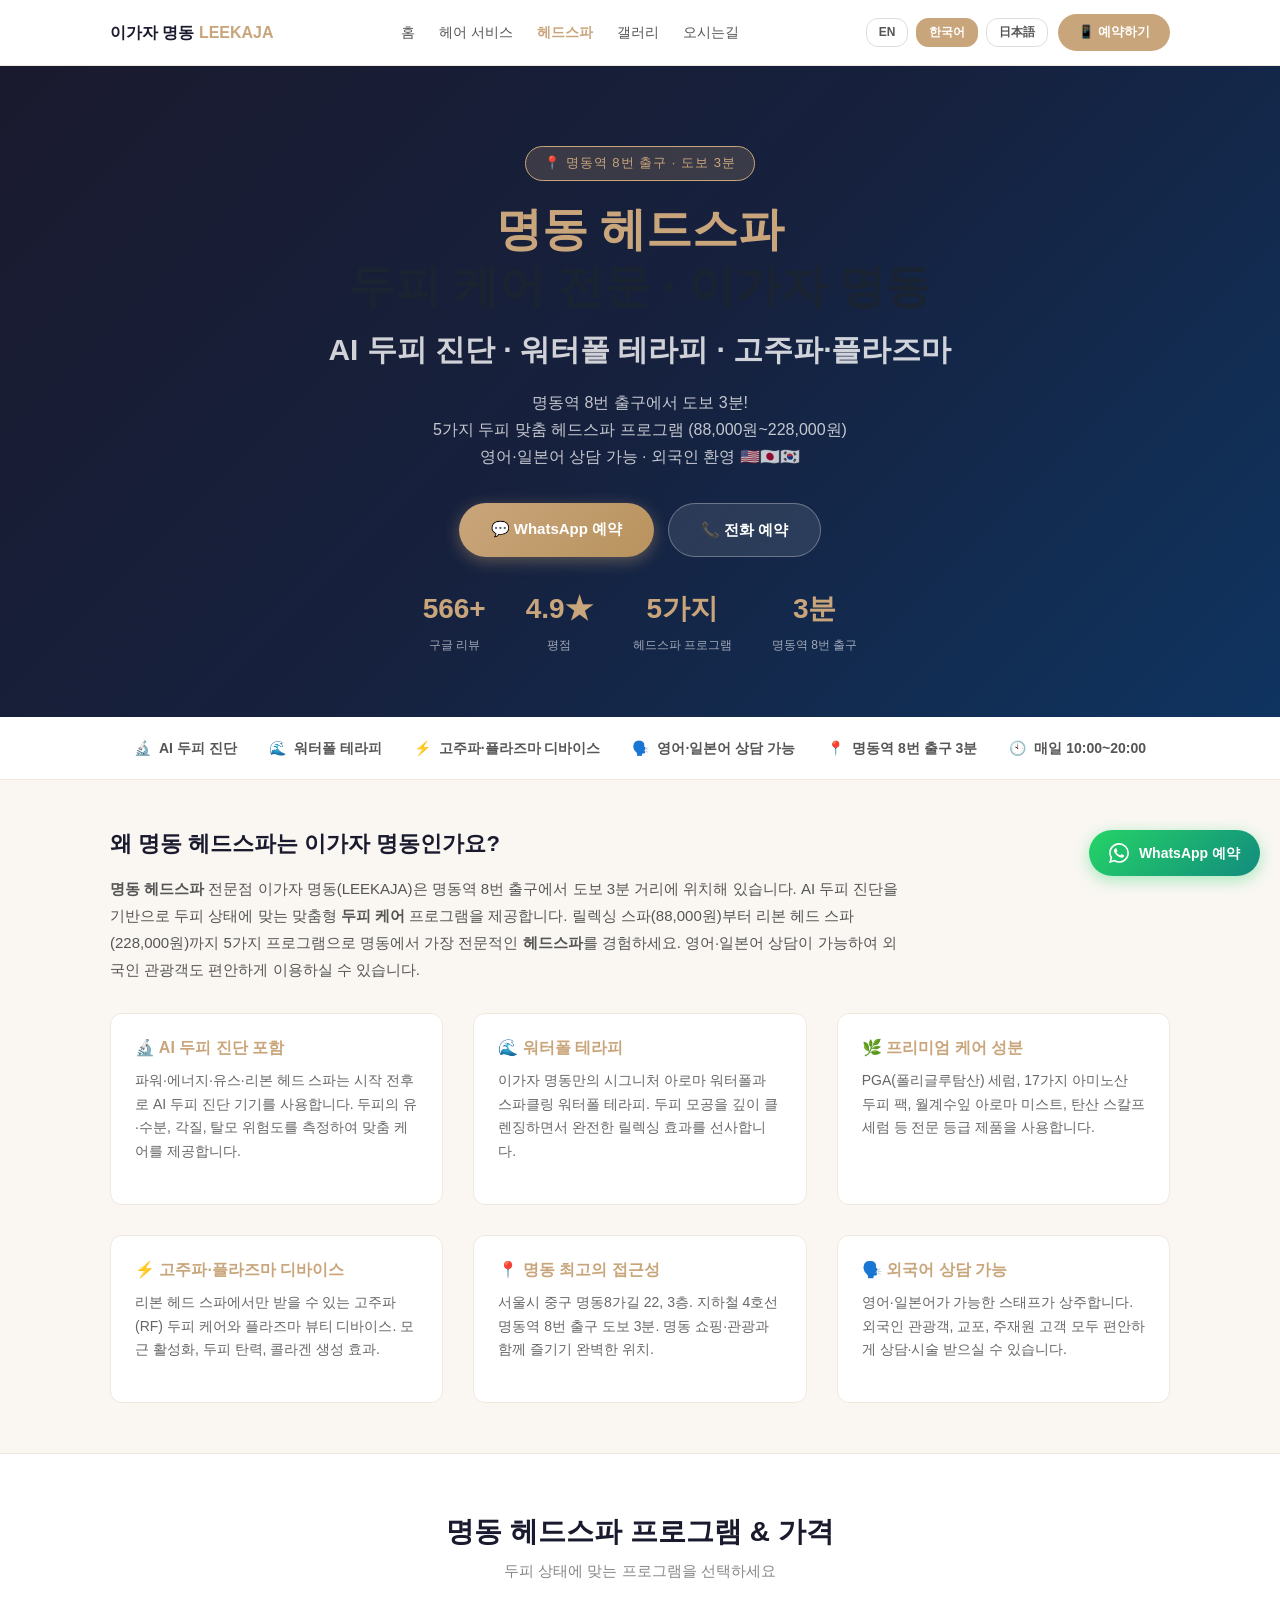
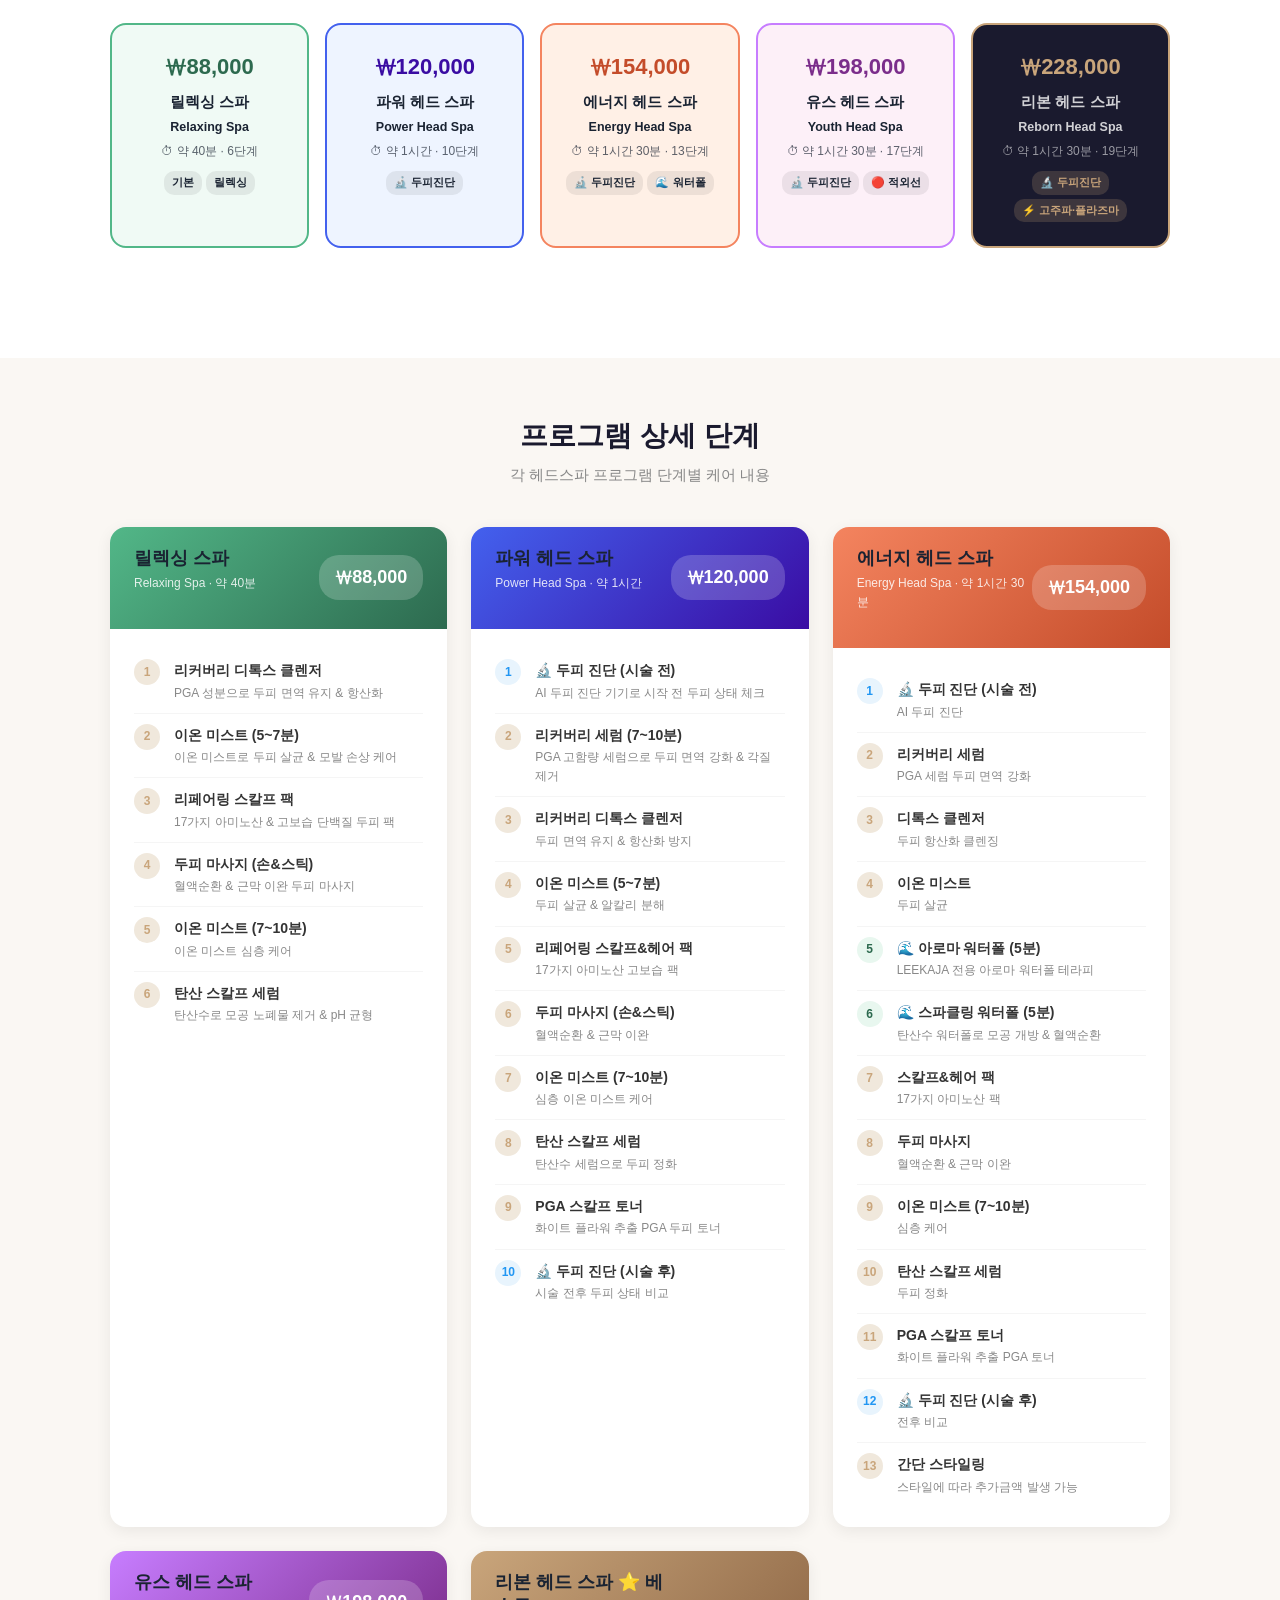
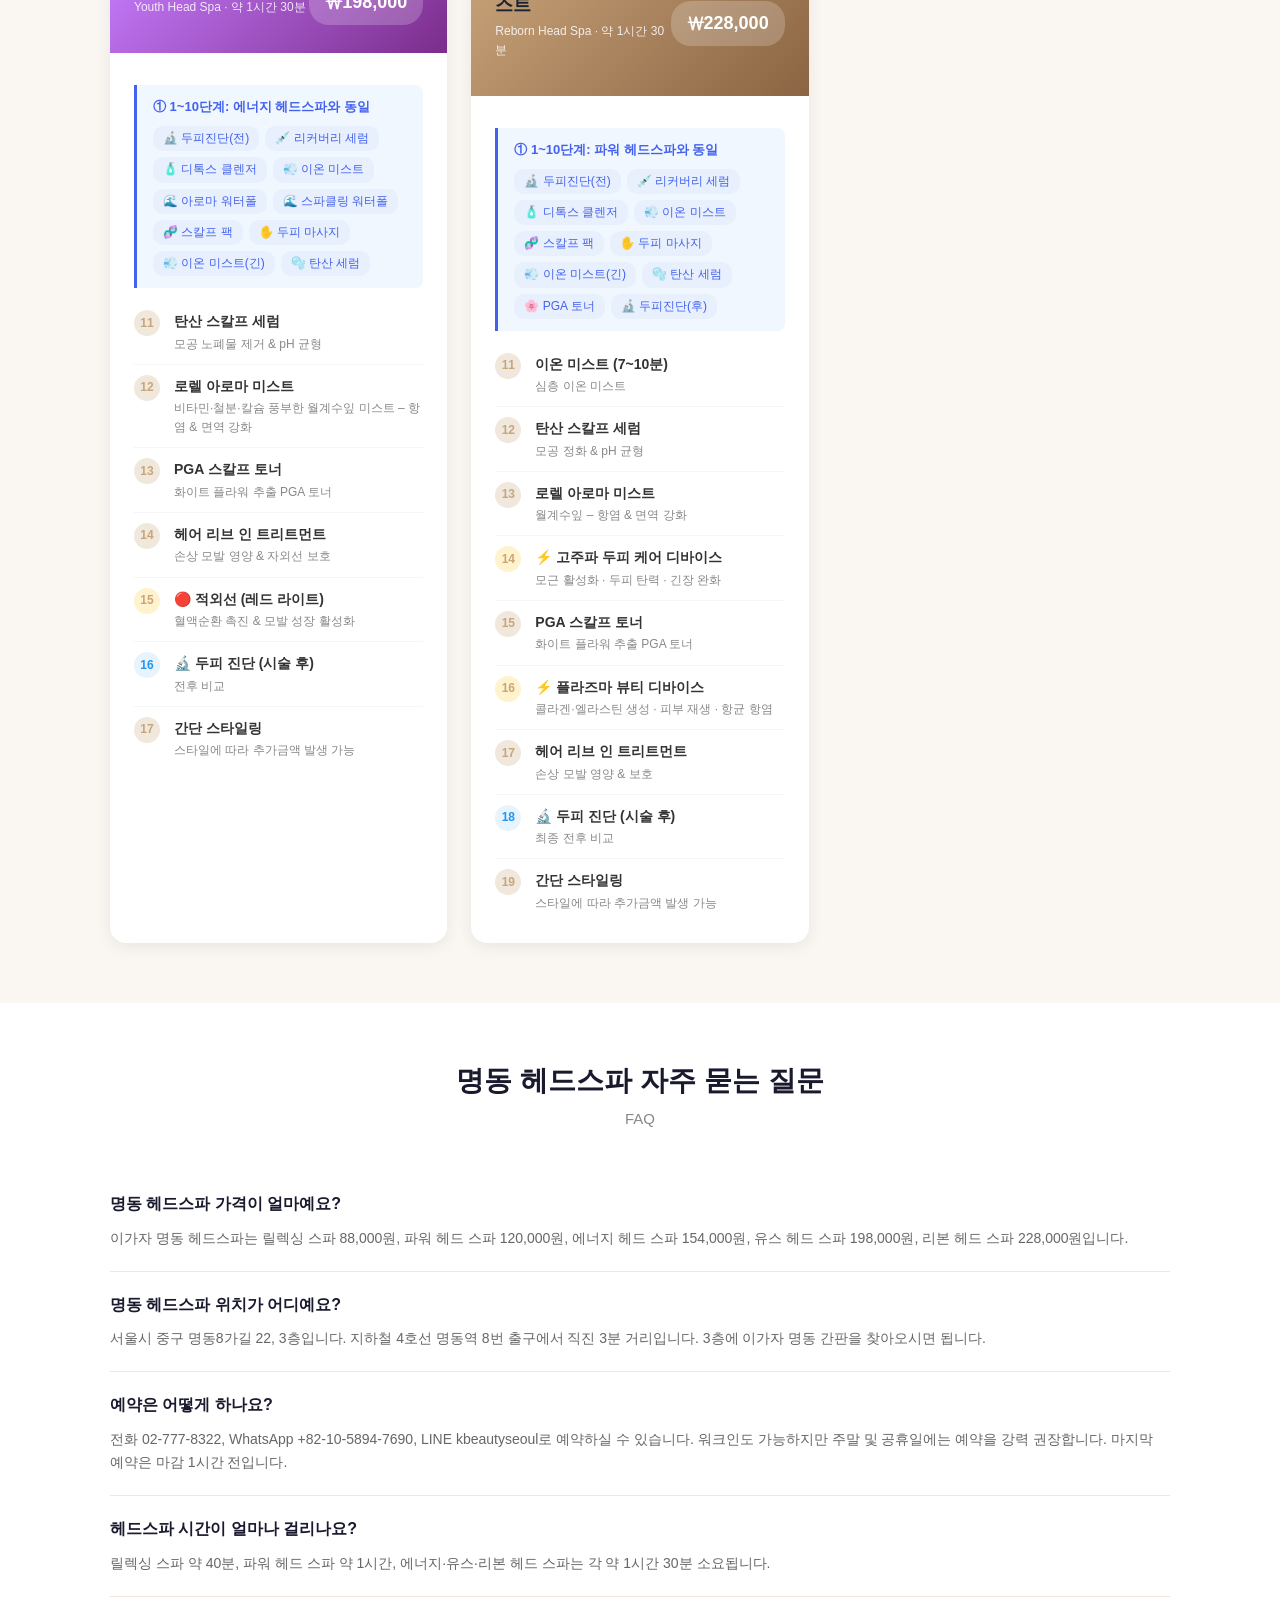
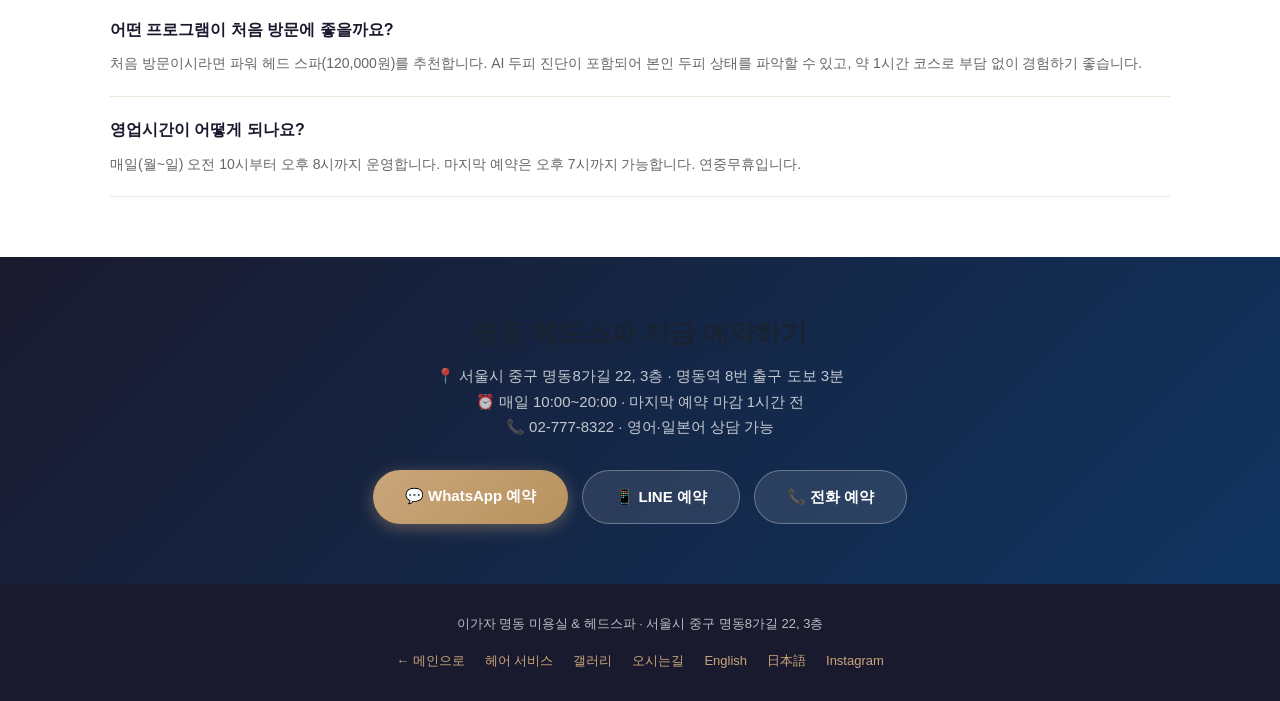
<file: headspa-ko.html>
<!DOCTYPE html>
<html lang="ko">
<head>
    <meta charset="UTF-8">
    <meta name="viewport" content="width=device-width, initial-scale=1.0">

    <title>명동 헤드스파 | 명동역 두피케어 전문 | 이가자 명동 LEEKAJA</title>
    <meta name="title" content="명동 헤드스파 | 명동역 두피케어 전문 | 이가자 명동 LEEKAJA">
    <meta name="description" content="명동역 8번 출구 도보 3분! 이가자 명동 헤드스파. 릴렉싱 88,000원~리본 228,000원. AI 두피 진단, 워터폴 테라피, 고주파·플라즈마 케어. 영어·일본어 상담 가능. 외국인 환영.">
    <meta name="keywords" content="명동 헤드스파, 명동역 헤드스파, 명동 두피케어, 명동 두피 마사지, 명동역 미용실 헤드스파, 서울 헤드스파 추천, 이가자 명동 헤드스파, 명동 스칼프 트리트먼트, 명동 외국인 헤드스파, 명동역 8번출구 미용실, 두피 케어 명동, 명동 힐링 헤드스파">
    <meta name="author" content="이가자 명동 LEEKAJA">
    <meta name="robots" content="index, follow">
    <link rel="canonical" href="https://www.myeongdonghairsalon.co.kr/headspa-ko">

    <link rel="alternate" hreflang="ko" href="https://www.myeongdonghairsalon.co.kr/headspa-ko">
    <link rel="alternate" hreflang="en" href="https://www.myeongdonghairsalon.co.kr/headspa">
    <link rel="alternate" hreflang="ja" href="https://www.myeongdonghairsalon.co.kr/headspa-ja">
    <link rel="alternate" hreflang="x-default" href="https://www.myeongdonghairsalon.co.kr/headspa">

    <meta property="og:type" content="website">
    <meta property="og:url" content="https://www.myeongdonghairsalon.co.kr/headspa-ko">
    <meta property="og:title" content="명동 헤드스파 | 이가자 명동 두피케어 전문">
    <meta property="og:description" content="명동역 8번 출구 도보 3분. 릴렉싱 88,000원~리본 228,000원. AI 두피 진단, 워터폴 테라피. 영어·일본어 상담 가능.">
    <meta property="og:image" content="https://www.myeongdonghairsalon.co.kr/images/gallery/review-1.jpg">
    <meta property="og:locale" content="ko_KR">

    <script type="application/ld+json">
    {
      "@context": "https://schema.org",
      "@type": "HairSalon",
      "name": "이가자 명동 헤드스파",
      "alternateName": ["명동 헤드스파", "명동역 헤드스파", "명동 두피케어", "LEEKAJA Myeongdong Headspa"],
      "url": "https://www.myeongdonghairsalon.co.kr/headspa-ko",
      "image": "https://www.myeongdonghairsalon.co.kr/images/gallery/review-1.jpg",
      "telephone": "+82-2-777-8322",
      "priceRange": "₩₩-₩₩₩",
      "address": {
        "@type": "PostalAddress",
        "streetAddress": "명동8가길 22, 3층",
        "addressLocality": "중구",
        "addressRegion": "서울특별시",
        "postalCode": "04536",
        "addressCountry": "KR"
      },
      "geo": { "@type": "GeoCoordinates", "latitude": 37.5636, "longitude": 126.9838 },
      "openingHoursSpecification": [
        { "@type": "OpeningHoursSpecification", "dayOfWeek": ["Monday","Tuesday","Wednesday","Thursday","Friday","Saturday","Sunday"], "opens": "10:00", "closes": "20:00" }
      ],
      "hasOfferCatalog": {
        "@type": "OfferCatalog",
        "name": "명동 헤드스파 프로그램",
        "itemListElement": [
          { "@type": "Offer", "name": "릴렉싱 스파", "price": "88000", "priceCurrency": "KRW", "description": "6단계 두피 케어, 약 40분" },
          { "@type": "Offer", "name": "파워 헤드 스파", "price": "120000", "priceCurrency": "KRW", "description": "10단계, AI 두피 진단 포함, 약 1시간" },
          { "@type": "Offer", "name": "에너지 헤드 스파", "price": "154000", "priceCurrency": "KRW", "description": "13단계, 워터폴 테라피 포함, 약 1시간 30분" },
          { "@type": "Offer", "name": "유스 헤드 스파", "price": "198000", "priceCurrency": "KRW", "description": "17단계, 적외선 케어 포함, 약 1시간 30분" },
          { "@type": "Offer", "name": "리본 헤드 스파", "price": "228000", "priceCurrency": "KRW", "description": "19단계, 고주파·플라즈마 디바이스, 약 1시간 30분" }
        ]
      },
      "aggregateRating": { "@type": "AggregateRating", "ratingValue": "4.9", "reviewCount": "566", "bestRating": "5", "worstRating": "1" }
    }
    </script>

    <script type="application/ld+json">
    {
      "@context": "https://schema.org",
      "@type": "FAQPage",
      "mainEntity": [
        { "@type": "Question", "name": "명동 헤드스파 가격이 얼마예요?", "acceptedAnswer": { "@type": "Answer", "text": "이가자 명동 헤드스파는 릴렉싱 스파 88,000원부터 리본 헤드 스파 228,000원까지 5가지 프로그램이 있습니다. 두피 상태에 맞게 상담 후 선택하실 수 있습니다." } },
        { "@type": "Question", "name": "명동 헤드스파 위치가 어디예요?", "acceptedAnswer": { "@type": "Answer", "text": "서울시 중구 명동8가길 22, 3층입니다. 지하철 4호선 명동역 8번 출구에서 도보 3분 거리입니다." } },
        { "@type": "Question", "name": "명동 헤드스파 예약은 어떻게 하나요?", "acceptedAnswer": { "@type": "Answer", "text": "전화 02-777-8322, WhatsApp +82-10-5894-7690, LINE kbeautyseoul로 예약 가능합니다. 워크인도 가능하지만 주말에는 예약을 권장합니다. 영업시간 매일 10:00~20:00." } },
        { "@type": "Question", "name": "헤드스파 시간이 얼마나 걸리나요?", "acceptedAnswer": { "@type": "Answer", "text": "릴렉싱 스파 약 40분, 파워 헤드 스파 약 1시간, 에너지·유스·리본 헤드 스파 약 1시간 30분 소요됩니다." } },
        { "@type": "Question", "name": "외국인도 이용 가능한가요?", "acceptedAnswer": { "@type": "Answer", "text": "네! 영어와 일본어가 가능한 스태프가 상주합니다. 외국인 관광객도 편하게 이용하실 수 있습니다." } }
      ]
    }
    </script>

    <meta name="theme-color" content="#C9A57B">
    <link rel="stylesheet" href="styles.css">
    <style>
        .hs-hero { background: linear-gradient(135deg, #1a1a2e 0%, #16213e 50%, #0f3460 100%); color: #fff; padding: 80px 0 60px; text-align: center; }
        .hs-hero-badge { display: inline-block; background: rgba(201,165,123,0.2); border: 1px solid #C9A57B; color: #C9A57B; font-size: 13px; padding: 6px 18px; border-radius: 20px; margin-bottom: 20px; letter-spacing: 1px; }
        .hs-hero h1 { font-size: clamp(26px, 5vw, 46px); font-weight: 800; line-height: 1.25; margin-bottom: 16px; }
        .hs-hero h1 em { color: #C9A57B; font-style: normal; }
        .hs-hero-sub { font-size: 16px; color: rgba(255,255,255,0.75); max-width: 600px; margin: 0 auto 30px; line-height: 1.7; }
        .hs-hero-stats { display: flex; justify-content: center; gap: 40px; flex-wrap: wrap; margin-top: 30px; }
        .hs-stat { text-align: center; }
        .hs-stat-num { display: block; font-size: 28px; font-weight: 800; color: #C9A57B; }
        .hs-stat-label { font-size: 12px; color: rgba(255,255,255,0.6); margin-top: 4px; }
        .hs-hero-btns { display: flex; gap: 14px; justify-content: center; flex-wrap: wrap; margin-top: 32px; }
        .hs-btn-primary { background: linear-gradient(135deg, #C9A57B, #b8935e); color: #fff; padding: 14px 32px; border-radius: 30px; font-weight: 700; font-size: 15px; text-decoration: none; transition: transform 0.2s; box-shadow: 0 4px 16px rgba(201,165,123,0.4); }
        .hs-btn-primary:hover { transform: translateY(-2px); }
        .hs-btn-secondary { background: rgba(255,255,255,0.1); color: #fff; border: 1px solid rgba(255,255,255,0.3); padding: 14px 32px; border-radius: 30px; font-weight: 600; font-size: 15px; text-decoration: none; }
        .hs-features-bar { background: #fff; border-bottom: 1px solid #f0e8dc; padding: 20px 0; }
        .hs-features-list { display: flex; justify-content: center; gap: 32px; flex-wrap: wrap; list-style: none; padding: 0; margin: 0; }
        .hs-features-list li { display: flex; align-items: center; gap: 8px; font-size: 14px; font-weight: 600; color: #555; }
        .hs-seo-block { background: #faf7f3; padding: 50px 0; border-bottom: 1px solid #f0e8dc; }
        .hs-seo-block h2 { font-size: 22px; font-weight: 700; color: #1a1a2e; margin-bottom: 16px; }
        .hs-seo-block p { font-size: 15px; line-height: 1.8; color: #555; max-width: 800px; }
        .hs-seo-grid { display: grid; grid-template-columns: repeat(auto-fit, minmax(300px, 1fr)); gap: 30px; margin-top: 30px; }
        .hs-seo-card { background: #fff; border-radius: 12px; padding: 24px; border: 1px solid #f0e8dc; }
        .hs-seo-card h3 { font-size: 16px; color: #C9A57B; margin-bottom: 10px; }
        .hs-seo-card p { font-size: 14px; color: #666; line-height: 1.7; }
        .hs-price-section { padding: 60px 0; background: #fff; }
        .hs-section-title { text-align: center; font-size: 28px; font-weight: 800; color: #1a1a2e; margin-bottom: 8px; }
        .hs-section-subtitle { text-align: center; color: #888; font-size: 15px; margin-bottom: 40px; }
        .hs-price-grid { display: grid; grid-template-columns: repeat(auto-fit, minmax(180px, 1fr)); gap: 16px; margin-bottom: 50px; }
        .hs-price-card { border-radius: 16px; padding: 24px 16px; text-align: center; border: 2px solid transparent; transition: transform 0.2s, box-shadow 0.2s; }
        .hs-price-card:hover { transform: translateY(-4px); box-shadow: 0 12px 32px rgba(0,0,0,0.12); }
        .hs-price-card.relaxing { background: #f0faf5; border-color: #52b788; }
        .hs-price-card.power    { background: #eef4ff; border-color: #4361ee; }
        .hs-price-card.energy   { background: #fff0e6; border-color: #f4845f; }
        .hs-price-card.youth    { background: #fdf0f8; border-color: #c77dff; }
        .hs-price-card.reborn   { background: #1a1a2e; border-color: #C9A57B; color: #fff; }
        .hs-price-card.reborn .hs-card-name, .hs-price-card.reborn .hs-card-time { color: rgba(255,255,255,0.8); }
        .hs-card-price { font-size: 22px; font-weight: 800; margin-bottom: 6px; }
        .hs-price-card.relaxing .hs-card-price { color: #2d6a4f; }
        .hs-price-card.power    .hs-card-price { color: #3a0ca3; }
        .hs-price-card.energy   .hs-card-price { color: #c44c2a; }
        .hs-price-card.youth    .hs-card-price { color: #7b2d8b; }
        .hs-price-card.reborn   .hs-card-price { color: #C9A57B; }
        .hs-card-name { font-size: 15px; font-weight: 700; margin-bottom: 4px; }
        .hs-card-time { font-size: 12px; opacity: 0.7; margin-bottom: 10px; }
        .hs-card-badges { display: flex; flex-wrap: wrap; justify-content: center; gap: 4px; }
        .hs-badge { font-size: 11px; padding: 3px 8px; border-radius: 10px; background: rgba(0,0,0,0.07); font-weight: 600; }
        .hs-price-card.reborn .hs-badge { background: rgba(201,165,123,0.2); color: #C9A57B; }
        .hs-detail-section { padding: 60px 0; background: #faf7f3; }
        .hs-detail-grid { display: grid; grid-template-columns: repeat(auto-fit, minmax(320px, 1fr)); gap: 24px; }
        .hs-detail-card { background: #fff; border-radius: 16px; overflow: hidden; box-shadow: 0 4px 16px rgba(0,0,0,0.07); }
        .hs-detail-header { padding: 20px 24px; display: flex; align-items: center; justify-content: space-between; }
        .hs-detail-header.relaxing { background: linear-gradient(135deg, #52b788, #2d6a4f); }
        .hs-detail-header.power    { background: linear-gradient(135deg, #4361ee, #3a0ca3); }
        .hs-detail-header.energy   { background: linear-gradient(135deg, #f4845f, #c44c2a); }
        .hs-detail-header.youth    { background: linear-gradient(135deg, #c77dff, #7b2d8b); }
        .hs-detail-header.reborn   { background: linear-gradient(135deg, #C9A57B, #8b6443); }
        .hs-detail-title { color: #fff; }
        .hs-detail-title h3 { font-size: 18px; font-weight: 800; margin-bottom: 4px; }
        .hs-detail-title p { font-size: 12px; opacity: 0.85; }
        .hs-detail-price { background: rgba(255,255,255,0.2); color: #fff; font-weight: 800; font-size: 18px; padding: 8px 16px; border-radius: 20px; }
        .hs-steps-list { padding: 20px 24px; }
        .hs-step-item { display: flex; gap: 14px; padding: 10px 0; border-bottom: 1px solid #f5f5f5; align-items: flex-start; }
        .hs-step-item:last-child { border-bottom: none; }
        .hs-step-num { width: 26px; height: 26px; min-width: 26px; border-radius: 50%; background: #f0e8dc; color: #C9A57B; display: flex; align-items: center; justify-content: center; font-size: 12px; font-weight: 800; }
        .hs-step-item.diagnosis .hs-step-num { background: #e8f4fd; color: #2196F3; }
        .hs-step-item.waterfall .hs-step-num { background: #e8f7ef; color: #2d6a4f; }
        .hs-step-item.special   .hs-step-num { background: #fff3cd; color: #C9A57B; }
        .hs-step-strong { font-size: 14px; font-weight: 700; color: #333; }
        .hs-step-desc   { font-size: 12px; color: #888; margin-top: 2px; }
        .hs-shared-note { background: #f0f7ff; border-left: 3px solid #4361ee; padding: 12px 16px; border-radius: 0 8px 8px 0; margin: 12px 0; }
        .hs-shared-note p { font-size: 13px; color: #4361ee; font-weight: 600; margin: 0 0 8px; }
        .hs-shared-tags { display: flex; flex-wrap: wrap; gap: 6px; }
        .hs-shared-tag { background: #e8f0fe; color: #4361ee; font-size: 12px; padding: 3px 10px; border-radius: 10px; }
        .hs-faq-section { padding: 60px 0; background: #fff; }
        .hs-faq-item { border-bottom: 1px solid #f0e8dc; padding: 20px 0; }
        .hs-faq-q { font-size: 16px; font-weight: 700; color: #1a1a2e; margin-bottom: 10px; }
        .hs-faq-a { font-size: 14px; color: #666; line-height: 1.7; }
        .hs-cta-section { background: linear-gradient(135deg, #1a1a2e, #0f3460); color: #fff; padding: 60px 0; text-align: center; }
        .hs-cta-section h2 { font-size: 26px; font-weight: 800; margin-bottom: 12px; }
        .hs-cta-section p { color: rgba(255,255,255,0.75); margin-bottom: 30px; font-size: 15px; line-height: 1.7; }
        .hs-cta-btns { display: flex; gap: 14px; justify-content: center; flex-wrap: wrap; }
        .hs-nav { background: #fff; border-bottom: 1px solid #f0e8dc; padding: 14px 0; position: sticky; top: 0; z-index: 100; }
        .hs-nav-inner { max-width: 1100px; margin: 0 auto; padding: 0 20px; display: flex; align-items: center; justify-content: space-between; }
        .hs-nav-logo { font-size: 16px; font-weight: 800; color: #1a1a2e; text-decoration: none; }
        .hs-nav-logo span { color: #C9A57B; }
        .hs-nav-links { display: flex; gap: 24px; }
        .hs-nav-links a { font-size: 14px; color: #555; text-decoration: none; font-weight: 500; }
        .hs-nav-links a:hover { color: #C9A57B; }
        .hs-nav-cta { background: #C9A57B; color: #fff; padding: 8px 20px; border-radius: 20px; font-size: 13px; font-weight: 700; text-decoration: none; }
        .lang-switcher { display: flex; gap: 8px; align-items: center; }
        .lang-btn { font-size: 12px; padding: 4px 12px; border-radius: 12px; text-decoration: none; font-weight: 600; border: 1px solid #ddd; color: #555; }
        .lang-btn.active { background: #C9A57B; color: #fff; border-color: #C9A57B; }
        .hs-footer { background: #1a1a2e; color: rgba(255,255,255,0.7); padding: 30px 0; text-align: center; font-size: 13px; }
        .hs-footer a { color: #C9A57B; text-decoration: none; }
        .hs-footer-links { display: flex; gap: 20px; justify-content: center; margin-top: 12px; flex-wrap: wrap; }
        .hs-floating { position: fixed; bottom: 24px; right: 20px; z-index: 999; }
        .hs-wa-btn { display: flex; align-items: center; gap: 10px; background: linear-gradient(135deg, #25D366, #128C7E); color: #fff; padding: 12px 20px; border-radius: 30px; text-decoration: none; font-weight: 700; font-size: 14px; box-shadow: 0 4px 16px rgba(37,211,102,0.4); transition: transform 0.2s; }
        .hs-wa-btn:hover { transform: translateY(-2px); }
        .container { max-width: 1100px; margin: 0 auto; padding: 0 20px; }
        @media (max-width: 768px) { .hs-nav-links { display: none; } .hs-price-grid { grid-template-columns: repeat(2, 1fr); } .hs-detail-grid { grid-template-columns: 1fr; } }
    </style>
</head>
<body>

    <nav class="hs-nav">
        <div class="hs-nav-inner">
            <a href="/" class="hs-nav-logo">이가자 명동 <span>LEEKAJA</span></a>
            <div class="hs-nav-links">
                <a href="/">홈</a>
                <a href="/#hair">헤어 서비스</a>
                <a href="/headspa-ko" style="color:#C9A57B;font-weight:700;">헤드스파</a>
                <a href="/#gallery">갤러리</a>
                <a href="/#location">오시는길</a>
            </div>
            <div style="display:flex;gap:10px;align-items:center;">
                <div class="lang-switcher">
                    <a href="/headspa" class="lang-btn">EN</a>
                    <a href="/headspa-ko" class="lang-btn active">한국어</a>
                    <a href="/headspa-ja" class="lang-btn">日本語</a>
                </div>
                <a href="https://wa.me/821058947690" class="hs-nav-cta" target="_blank">📱 예약하기</a>
            </div>
        </div>
    </nav>

    <section class="hs-hero">
        <div class="container">
            <span class="hs-hero-badge">📍 명동역 8번 출구 · 도보 3분</span>
            <h1>
                <em>명동 헤드스파</em><br>
                두피 케어 전문 · 이가자 명동<br>
                <span style="font-size:0.65em;font-weight:600;color:rgba(255,255,255,0.8)">AI 두피 진단 · 워터폴 테라피 · 고주파·플라즈마</span>
            </h1>
            <p class="hs-hero-sub">
                명동역 8번 출구에서 도보 3분!<br>
                5가지 두피 맞춤 헤드스파 프로그램 (88,000원~228,000원)<br>
                영어·일본어 상담 가능 · 외국인 환영 🇺🇸🇯🇵🇰🇷
            </p>
            <div class="hs-hero-btns">
                <a href="https://wa.me/821058947690" class="hs-btn-primary" target="_blank">💬 WhatsApp 예약</a>
                <a href="tel:+82277778322" class="hs-btn-secondary">📞 전화 예약</a>
            </div>
            <div class="hs-hero-stats">
                <div class="hs-stat"><span class="hs-stat-num">566+</span><span class="hs-stat-label">구글 리뷰</span></div>
                <div class="hs-stat"><span class="hs-stat-num">4.9★</span><span class="hs-stat-label">평점</span></div>
                <div class="hs-stat"><span class="hs-stat-num">5가지</span><span class="hs-stat-label">헤드스파 프로그램</span></div>
                <div class="hs-stat"><span class="hs-stat-num">3분</span><span class="hs-stat-label">명동역 8번 출구</span></div>
            </div>
        </div>
    </section>

    <div class="hs-features-bar">
        <ul class="hs-features-list">
            <li><span>🔬</span> AI 두피 진단</li>
            <li><span>🌊</span> 워터폴 테라피</li>
            <li><span>⚡</span> 고주파·플라즈마 디바이스</li>
            <li><span>🗣️</span> 영어·일본어 상담 가능</li>
            <li><span>📍</span> 명동역 8번 출구 3분</li>
            <li><span>🕙</span> 매일 10:00~20:00</li>
        </ul>
    </div>

    <section class="hs-seo-block">
        <div class="container">
            <h2>왜 명동 헤드스파는 이가자 명동인가요?</h2>
            <p>
                <strong>명동 헤드스파</strong> 전문점 이가자 명동(LEEKAJA)은 명동역 8번 출구에서 도보 3분 거리에 위치해 있습니다.
                AI 두피 진단을 기반으로 두피 상태에 맞는 맞춤형 <strong>두피 케어</strong> 프로그램을 제공합니다.
                릴렉싱 스파(88,000원)부터 리본 헤드 스파(228,000원)까지 5가지 프로그램으로
                명동에서 가장 전문적인 <strong>헤드스파</strong>를 경험하세요.
                영어·일본어 상담이 가능하여 외국인 관광객도 편안하게 이용하실 수 있습니다.
            </p>
            <div class="hs-seo-grid">
                <div class="hs-seo-card">
                    <h3>🔬 AI 두피 진단 포함</h3>
                    <p>파워·에너지·유스·리본 헤드 스파는 시작 전후로 AI 두피 진단 기기를 사용합니다. 두피의 유·수분, 각질, 탈모 위험도를 측정하여 맞춤 케어를 제공합니다.</p>
                </div>
                <div class="hs-seo-card">
                    <h3>🌊 워터폴 테라피</h3>
                    <p>이가자 명동만의 시그니처 아로마 워터폴과 스파클링 워터폴 테라피. 두피 모공을 깊이 클렌징하면서 완전한 릴렉싱 효과를 선사합니다.</p>
                </div>
                <div class="hs-seo-card">
                    <h3>🌿 프리미엄 케어 성분</h3>
                    <p>PGA(폴리글루탐산) 세럼, 17가지 아미노산 두피 팩, 월계수잎 아로마 미스트, 탄산 스칼프 세럼 등 전문 등급 제품을 사용합니다.</p>
                </div>
                <div class="hs-seo-card">
                    <h3>⚡ 고주파·플라즈마 디바이스</h3>
                    <p>리본 헤드 스파에서만 받을 수 있는 고주파(RF) 두피 케어와 플라즈마 뷰티 디바이스. 모근 활성화, 두피 탄력, 콜라겐 생성 효과.</p>
                </div>
                <div class="hs-seo-card">
                    <h3>📍 명동 최고의 접근성</h3>
                    <p>서울시 중구 명동8가길 22, 3층. 지하철 4호선 명동역 8번 출구 도보 3분. 명동 쇼핑·관광과 함께 즐기기 완벽한 위치.</p>
                </div>
                <div class="hs-seo-card">
                    <h3>🗣️ 외국어 상담 가능</h3>
                    <p>영어·일본어가 가능한 스태프가 상주합니다. 외국인 관광객, 교포, 주재원 고객 모두 편안하게 상담·시술 받으실 수 있습니다.</p>
                </div>
            </div>
        </div>
    </section>

    <section class="hs-price-section" id="programs">
        <div class="container">
            <h2 class="hs-section-title">명동 헤드스파 프로그램 & 가격</h2>
            <p class="hs-section-subtitle">두피 상태에 맞는 프로그램을 선택하세요</p>
            <div class="hs-price-grid">
                <div class="hs-price-card relaxing">
                    <div class="hs-card-price">₩88,000</div>
                    <div class="hs-card-name">릴렉싱 스파<br><small>Relaxing Spa</small></div>
                    <div class="hs-card-time">⏱ 약 40분 · 6단계</div>
                    <div class="hs-card-badges"><span class="hs-badge">기본</span><span class="hs-badge">릴렉싱</span></div>
                </div>
                <div class="hs-price-card power">
                    <div class="hs-card-price">₩120,000</div>
                    <div class="hs-card-name">파워 헤드 스파<br><small>Power Head Spa</small></div>
                    <div class="hs-card-time">⏱ 약 1시간 · 10단계</div>
                    <div class="hs-card-badges"><span class="hs-badge">🔬 두피진단</span></div>
                </div>
                <div class="hs-price-card energy">
                    <div class="hs-card-price">₩154,000</div>
                    <div class="hs-card-name">에너지 헤드 스파<br><small>Energy Head Spa</small></div>
                    <div class="hs-card-time">⏱ 약 1시간 30분 · 13단계</div>
                    <div class="hs-card-badges"><span class="hs-badge">🔬 두피진단</span><span class="hs-badge">🌊 워터폴</span></div>
                </div>
                <div class="hs-price-card youth">
                    <div class="hs-card-price">₩198,000</div>
                    <div class="hs-card-name">유스 헤드 스파<br><small>Youth Head Spa</small></div>
                    <div class="hs-card-time">⏱ 약 1시간 30분 · 17단계</div>
                    <div class="hs-card-badges"><span class="hs-badge">🔬 두피진단</span><span class="hs-badge">🔴 적외선</span></div>
                </div>
                <div class="hs-price-card reborn">
                    <div class="hs-card-price">₩228,000</div>
                    <div class="hs-card-name">리본 헤드 스파<br><small>Reborn Head Spa</small></div>
                    <div class="hs-card-time">⏱ 약 1시간 30분 · 19단계</div>
                    <div class="hs-card-badges"><span class="hs-badge">🔬 두피진단</span><span class="hs-badge">⚡ 고주파·플라즈마</span></div>
                </div>
            </div>
        </div>
    </section>

    <section class="hs-detail-section" id="details">
        <div class="container">
            <h2 class="hs-section-title">프로그램 상세 단계</h2>
            <p class="hs-section-subtitle">각 헤드스파 프로그램 단계별 케어 내용</p>
            <div class="hs-detail-grid">
                <div class="hs-detail-card">
                    <div class="hs-detail-header relaxing">
                        <div class="hs-detail-title"><h3>릴렉싱 스파</h3><p>Relaxing Spa · 약 40분</p></div>
                        <div class="hs-detail-price">₩88,000</div>
                    </div>
                    <div class="hs-steps-list">
                        <div class="hs-step-item"><span class="hs-step-num">1</span><div><div class="hs-step-strong">리커버리 디톡스 클렌저</div><div class="hs-step-desc">PGA 성분으로 두피 면역 유지 & 항산화</div></div></div>
                        <div class="hs-step-item"><span class="hs-step-num">2</span><div><div class="hs-step-strong">이온 미스트 (5~7분)</div><div class="hs-step-desc">이온 미스트로 두피 살균 & 모발 손상 케어</div></div></div>
                        <div class="hs-step-item"><span class="hs-step-num">3</span><div><div class="hs-step-strong">리페어링 스칼프 팩</div><div class="hs-step-desc">17가지 아미노산 & 고보습 단백질 두피 팩</div></div></div>
                        <div class="hs-step-item"><span class="hs-step-num">4</span><div><div class="hs-step-strong">두피 마사지 (손&스틱)</div><div class="hs-step-desc">혈액순환 & 근막 이완 두피 마사지</div></div></div>
                        <div class="hs-step-item"><span class="hs-step-num">5</span><div><div class="hs-step-strong">이온 미스트 (7~10분)</div><div class="hs-step-desc">이온 미스트 심층 케어</div></div></div>
                        <div class="hs-step-item"><span class="hs-step-num">6</span><div><div class="hs-step-strong">탄산 스칼프 세럼</div><div class="hs-step-desc">탄산수로 모공 노폐물 제거 & pH 균형</div></div></div>
                    </div>
                </div>
                <div class="hs-detail-card">
                    <div class="hs-detail-header power">
                        <div class="hs-detail-title"><h3>파워 헤드 스파</h3><p>Power Head Spa · 약 1시간</p></div>
                        <div class="hs-detail-price">₩120,000</div>
                    </div>
                    <div class="hs-steps-list">
                        <div class="hs-step-item diagnosis"><span class="hs-step-num">1</span><div><div class="hs-step-strong">🔬 두피 진단 (시술 전)</div><div class="hs-step-desc">AI 두피 진단 기기로 시작 전 두피 상태 체크</div></div></div>
                        <div class="hs-step-item"><span class="hs-step-num">2</span><div><div class="hs-step-strong">리커버리 세럼 (7~10분)</div><div class="hs-step-desc">PGA 고함량 세럼으로 두피 면역 강화 & 각질 제거</div></div></div>
                        <div class="hs-step-item"><span class="hs-step-num">3</span><div><div class="hs-step-strong">리커버리 디톡스 클렌저</div><div class="hs-step-desc">두피 면역 유지 & 항산화 방지</div></div></div>
                        <div class="hs-step-item"><span class="hs-step-num">4</span><div><div class="hs-step-strong">이온 미스트 (5~7분)</div><div class="hs-step-desc">두피 살균 & 알칼리 분해</div></div></div>
                        <div class="hs-step-item"><span class="hs-step-num">5</span><div><div class="hs-step-strong">리페어링 스칼프&헤어 팩</div><div class="hs-step-desc">17가지 아미노산 고보습 팩</div></div></div>
                        <div class="hs-step-item"><span class="hs-step-num">6</span><div><div class="hs-step-strong">두피 마사지 (손&스틱)</div><div class="hs-step-desc">혈액순환 & 근막 이완</div></div></div>
                        <div class="hs-step-item"><span class="hs-step-num">7</span><div><div class="hs-step-strong">이온 미스트 (7~10분)</div><div class="hs-step-desc">심층 이온 미스트 케어</div></div></div>
                        <div class="hs-step-item"><span class="hs-step-num">8</span><div><div class="hs-step-strong">탄산 스칼프 세럼</div><div class="hs-step-desc">탄산수 세럼으로 두피 정화</div></div></div>
                        <div class="hs-step-item"><span class="hs-step-num">9</span><div><div class="hs-step-strong">PGA 스칼프 토너</div><div class="hs-step-desc">화이트 플라워 추출 PGA 두피 토너</div></div></div>
                        <div class="hs-step-item diagnosis"><span class="hs-step-num">10</span><div><div class="hs-step-strong">🔬 두피 진단 (시술 후)</div><div class="hs-step-desc">시술 전후 두피 상태 비교</div></div></div>
                    </div>
                </div>
                <div class="hs-detail-card">
                    <div class="hs-detail-header energy">
                        <div class="hs-detail-title"><h3>에너지 헤드 스파</h3><p>Energy Head Spa · 약 1시간 30분</p></div>
                        <div class="hs-detail-price">₩154,000</div>
                    </div>
                    <div class="hs-steps-list">
                        <div class="hs-step-item diagnosis"><span class="hs-step-num">1</span><div><div class="hs-step-strong">🔬 두피 진단 (시술 전)</div><div class="hs-step-desc">AI 두피 진단</div></div></div>
                        <div class="hs-step-item"><span class="hs-step-num">2</span><div><div class="hs-step-strong">리커버리 세럼</div><div class="hs-step-desc">PGA 세럼 두피 면역 강화</div></div></div>
                        <div class="hs-step-item"><span class="hs-step-num">3</span><div><div class="hs-step-strong">디톡스 클렌저</div><div class="hs-step-desc">두피 항산화 클렌징</div></div></div>
                        <div class="hs-step-item"><span class="hs-step-num">4</span><div><div class="hs-step-strong">이온 미스트</div><div class="hs-step-desc">두피 살균</div></div></div>
                        <div class="hs-step-item waterfall"><span class="hs-step-num">5</span><div><div class="hs-step-strong">🌊 아로마 워터폴 (5분)</div><div class="hs-step-desc">LEEKAJA 전용 아로마 워터폴 테라피</div></div></div>
                        <div class="hs-step-item waterfall"><span class="hs-step-num">6</span><div><div class="hs-step-strong">🌊 스파클링 워터폴 (5분)</div><div class="hs-step-desc">탄산수 워터폴로 모공 개방 & 혈액순환</div></div></div>
                        <div class="hs-step-item"><span class="hs-step-num">7</span><div><div class="hs-step-strong">스칼프&헤어 팩</div><div class="hs-step-desc">17가지 아미노산 팩</div></div></div>
                        <div class="hs-step-item"><span class="hs-step-num">8</span><div><div class="hs-step-strong">두피 마사지</div><div class="hs-step-desc">혈액순환 & 근막 이완</div></div></div>
                        <div class="hs-step-item"><span class="hs-step-num">9</span><div><div class="hs-step-strong">이온 미스트 (7~10분)</div><div class="hs-step-desc">심층 케어</div></div></div>
                        <div class="hs-step-item"><span class="hs-step-num">10</span><div><div class="hs-step-strong">탄산 스칼프 세럼</div><div class="hs-step-desc">두피 정화</div></div></div>
                        <div class="hs-step-item"><span class="hs-step-num">11</span><div><div class="hs-step-strong">PGA 스칼프 토너</div><div class="hs-step-desc">화이트 플라워 추출 PGA 토너</div></div></div>
                        <div class="hs-step-item diagnosis"><span class="hs-step-num">12</span><div><div class="hs-step-strong">🔬 두피 진단 (시술 후)</div><div class="hs-step-desc">전후 비교</div></div></div>
                        <div class="hs-step-item"><span class="hs-step-num">13</span><div><div class="hs-step-strong">간단 스타일링</div><div class="hs-step-desc">스타일에 따라 추가금액 발생 가능</div></div></div>
                    </div>
                </div>
                <div class="hs-detail-card">
                    <div class="hs-detail-header youth">
                        <div class="hs-detail-title"><h3>유스 헤드 스파</h3><p>Youth Head Spa · 약 1시간 30분</p></div>
                        <div class="hs-detail-price">₩198,000</div>
                    </div>
                    <div class="hs-steps-list">
                        <div class="hs-shared-note">
                            <p>① 1~10단계: 에너지 헤드스파와 동일</p>
                            <div class="hs-shared-tags">
                                <span class="hs-shared-tag">🔬 두피진단(전)</span><span class="hs-shared-tag">💉 리커버리 세럼</span><span class="hs-shared-tag">🧴 디톡스 클렌저</span><span class="hs-shared-tag">💨 이온 미스트</span><span class="hs-shared-tag">🌊 아로마 워터폴</span><span class="hs-shared-tag">🌊 스파클링 워터폴</span><span class="hs-shared-tag">🧬 스칼프 팩</span><span class="hs-shared-tag">✋ 두피 마사지</span><span class="hs-shared-tag">💨 이온 미스트(긴)</span><span class="hs-shared-tag">🫧 탄산 세럼</span>
                            </div>
                        </div>
                        <div class="hs-step-item"><span class="hs-step-num">11</span><div><div class="hs-step-strong">탄산 스칼프 세럼</div><div class="hs-step-desc">모공 노폐물 제거 & pH 균형</div></div></div>
                        <div class="hs-step-item"><span class="hs-step-num">12</span><div><div class="hs-step-strong">로렐 아로마 미스트</div><div class="hs-step-desc">비타민·철분·칼슘 풍부한 월계수잎 미스트 – 항염 & 면역 강화</div></div></div>
                        <div class="hs-step-item"><span class="hs-step-num">13</span><div><div class="hs-step-strong">PGA 스칼프 토너</div><div class="hs-step-desc">화이트 플라워 추출 PGA 토너</div></div></div>
                        <div class="hs-step-item"><span class="hs-step-num">14</span><div><div class="hs-step-strong">헤어 리브 인 트리트먼트</div><div class="hs-step-desc">손상 모발 영양 & 자외선 보호</div></div></div>
                        <div class="hs-step-item special"><span class="hs-step-num">15</span><div><div class="hs-step-strong">🔴 적외선 (레드 라이트)</div><div class="hs-step-desc">혈액순환 촉진 & 모발 성장 활성화</div></div></div>
                        <div class="hs-step-item diagnosis"><span class="hs-step-num">16</span><div><div class="hs-step-strong">🔬 두피 진단 (시술 후)</div><div class="hs-step-desc">전후 비교</div></div></div>
                        <div class="hs-step-item"><span class="hs-step-num">17</span><div><div class="hs-step-strong">간단 스타일링</div><div class="hs-step-desc">스타일에 따라 추가금액 발생 가능</div></div></div>
                    </div>
                </div>
                <div class="hs-detail-card">
                    <div class="hs-detail-header reborn">
                        <div class="hs-detail-title"><h3>리본 헤드 스파 ⭐ 베스트</h3><p>Reborn Head Spa · 약 1시간 30분</p></div>
                        <div class="hs-detail-price">₩228,000</div>
                    </div>
                    <div class="hs-steps-list">
                        <div class="hs-shared-note">
                            <p>① 1~10단계: 파워 헤드스파와 동일</p>
                            <div class="hs-shared-tags">
                                <span class="hs-shared-tag">🔬 두피진단(전)</span><span class="hs-shared-tag">💉 리커버리 세럼</span><span class="hs-shared-tag">🧴 디톡스 클렌저</span><span class="hs-shared-tag">💨 이온 미스트</span><span class="hs-shared-tag">🧬 스칼프 팩</span><span class="hs-shared-tag">✋ 두피 마사지</span><span class="hs-shared-tag">💨 이온 미스트(긴)</span><span class="hs-shared-tag">🫧 탄산 세럼</span><span class="hs-shared-tag">🌸 PGA 토너</span><span class="hs-shared-tag">🔬 두피진단(후)</span>
                            </div>
                        </div>
                        <div class="hs-step-item"><span class="hs-step-num">11</span><div><div class="hs-step-strong">이온 미스트 (7~10분)</div><div class="hs-step-desc">심층 이온 미스트</div></div></div>
                        <div class="hs-step-item"><span class="hs-step-num">12</span><div><div class="hs-step-strong">탄산 스칼프 세럼</div><div class="hs-step-desc">모공 정화 & pH 균형</div></div></div>
                        <div class="hs-step-item"><span class="hs-step-num">13</span><div><div class="hs-step-strong">로렐 아로마 미스트</div><div class="hs-step-desc">월계수잎 – 항염 & 면역 강화</div></div></div>
                        <div class="hs-step-item special"><span class="hs-step-num">14</span><div><div class="hs-step-strong">⚡ 고주파 두피 케어 디바이스</div><div class="hs-step-desc">모근 활성화 · 두피 탄력 · 긴장 완화</div></div></div>
                        <div class="hs-step-item"><span class="hs-step-num">15</span><div><div class="hs-step-strong">PGA 스칼프 토너</div><div class="hs-step-desc">화이트 플라워 추출 PGA 토너</div></div></div>
                        <div class="hs-step-item special"><span class="hs-step-num">16</span><div><div class="hs-step-strong">⚡ 플라즈마 뷰티 디바이스</div><div class="hs-step-desc">콜라겐·엘라스틴 생성 · 피부 재생 · 항균 항염</div></div></div>
                        <div class="hs-step-item"><span class="hs-step-num">17</span><div><div class="hs-step-strong">헤어 리브 인 트리트먼트</div><div class="hs-step-desc">손상 모발 영양 & 보호</div></div></div>
                        <div class="hs-step-item diagnosis"><span class="hs-step-num">18</span><div><div class="hs-step-strong">🔬 두피 진단 (시술 후)</div><div class="hs-step-desc">최종 전후 비교</div></div></div>
                        <div class="hs-step-item"><span class="hs-step-num">19</span><div><div class="hs-step-strong">간단 스타일링</div><div class="hs-step-desc">스타일에 따라 추가금액 발생 가능</div></div></div>
                    </div>
                </div>
            </div>
        </div>
    </section>

    <section class="hs-faq-section" id="faq">
        <div class="container">
            <h2 class="hs-section-title">명동 헤드스파 자주 묻는 질문</h2>
            <p class="hs-section-subtitle">FAQ</p>
            <div class="hs-faq-item"><div class="hs-faq-q">명동 헤드스파 가격이 얼마예요?</div><div class="hs-faq-a">이가자 명동 헤드스파는 릴렉싱 스파 88,000원, 파워 헤드 스파 120,000원, 에너지 헤드 스파 154,000원, 유스 헤드 스파 198,000원, 리본 헤드 스파 228,000원입니다.</div></div>
            <div class="hs-faq-item"><div class="hs-faq-q">명동 헤드스파 위치가 어디예요?</div><div class="hs-faq-a">서울시 중구 명동8가길 22, 3층입니다. 지하철 4호선 명동역 8번 출구에서 직진 3분 거리입니다. 3층에 이가자 명동 간판을 찾아오시면 됩니다.</div></div>
            <div class="hs-faq-item"><div class="hs-faq-q">예약은 어떻게 하나요?</div><div class="hs-faq-a">전화 02-777-8322, WhatsApp +82-10-5894-7690, LINE kbeautyseoul로 예약하실 수 있습니다. 워크인도 가능하지만 주말 및 공휴일에는 예약을 강력 권장합니다. 마지막 예약은 마감 1시간 전입니다.</div></div>
            <div class="hs-faq-item"><div class="hs-faq-q">헤드스파 시간이 얼마나 걸리나요?</div><div class="hs-faq-a">릴렉싱 스파 약 40분, 파워 헤드 스파 약 1시간, 에너지·유스·리본 헤드 스파는 각 약 1시간 30분 소요됩니다.</div></div>
            <div class="hs-faq-item"><div class="hs-faq-q">어떤 프로그램이 처음 방문에 좋을까요?</div><div class="hs-faq-a">처음 방문이시라면 파워 헤드 스파(120,000원)를 추천합니다. AI 두피 진단이 포함되어 본인 두피 상태를 파악할 수 있고, 약 1시간 코스로 부담 없이 경험하기 좋습니다.</div></div>
            <div class="hs-faq-item"><div class="hs-faq-q">영업시간이 어떻게 되나요?</div><div class="hs-faq-a">매일(월~일) 오전 10시부터 오후 8시까지 운영합니다. 마지막 예약은 오후 7시까지 가능합니다. 연중무휴입니다.</div></div>
        </div>
    </section>

    <section class="hs-cta-section">
        <div class="container">
            <h2>명동 헤드스파 지금 예약하기</h2>
            <p>
                📍 서울시 중구 명동8가길 22, 3층 · 명동역 8번 출구 도보 3분<br>
                ⏰ 매일 10:00~20:00 · 마지막 예약 마감 1시간 전<br>
                📞 02-777-8322 · 영어·일본어 상담 가능
            </p>
            <div class="hs-cta-btns">
                <a href="https://wa.me/821058947690" class="hs-btn-primary" target="_blank">💬 WhatsApp 예약</a>
                <a href="https://line.me/ti/p/~kbeautyseoul" class="hs-btn-secondary" target="_blank">📱 LINE 예약</a>
                <a href="tel:+82277778322" class="hs-btn-secondary">📞 전화 예약</a>
            </div>
        </div>
    </section>

    <footer class="hs-footer">
        <div class="container">
            <p>이가자 명동 미용실 & 헤드스파 · 서울시 중구 명동8가길 22, 3층</p>
            <div class="hs-footer-links">
                <a href="/">← 메인으로</a>
                <a href="/#hair">헤어 서비스</a>
                <a href="/#gallery">갤러리</a>
                <a href="/#location">오시는길</a>
                <a href="/headspa">English</a>
                <a href="/headspa-ja">日本語</a>
                <a href="https://www.instagram.com/leekaja_myeongdong" target="_blank">Instagram</a>
            </div>
        </div>
    </footer>

    <div class="hs-floating">
        <a href="https://wa.me/821058947690" class="hs-wa-btn" target="_blank" rel="noopener noreferrer">
            <svg width="20" height="20" fill="currentColor" viewBox="0 0 24 24"><path d="M17.472 14.382c-.297-.149-1.758-.867-2.03-.967-.273-.099-.471-.148-.67.15-.197.297-.767.966-.94 1.164-.173.199-.347.223-.644.075-.297-.15-1.255-.463-2.39-1.475-.883-.788-1.48-1.761-1.653-2.059-.173-.297-.018-.458.13-.606.134-.133.298-.347.446-.52.149-.174.198-.298.298-.497.099-.198.05-.371-.025-.52-.075-.149-.669-1.612-.916-2.207-.242-.579-.487-.5-.669-.51-.173-.008-.371-.01-.57-.01-.198 0-.52.074-.792.372-.272.297-1.04 1.016-1.04 2.479 0 1.462 1.065 2.875 1.213 3.074.149.198 2.096 3.2 5.077 4.487.709.306 1.262.489 1.694.625.712.227 1.36.195 1.871.118.571-.085 1.758-.719 2.006-1.413.248-.694.248-1.289.173-1.413-.074-.124-.272-.198-.57-.347m-5.421 7.403h-.004a9.87 9.87 0 01-5.031-1.378l-.361-.214-3.741.982.998-3.648-.235-.374a9.86 9.86 0 01-1.51-5.26c.001-5.45 4.436-9.884 9.888-9.884 2.64 0 5.122 1.03 6.988 2.898a9.825 9.825 0 012.893 6.994c-.003 5.45-4.437 9.884-9.885 9.884m8.413-18.297A11.815 11.815 0 0012.05 0C5.495 0 .16 5.335.157 11.892c0 2.096.547 4.142 1.588 5.945L.057 24l6.305-1.654a11.882 11.882 0 005.683 1.448h.005c6.554 0 11.89-5.335 11.893-11.893a11.821 11.821 0 00-3.48-8.413Z"/></svg>
            WhatsApp 예약
        </a>
    </div>

</body>
</html>
</file>
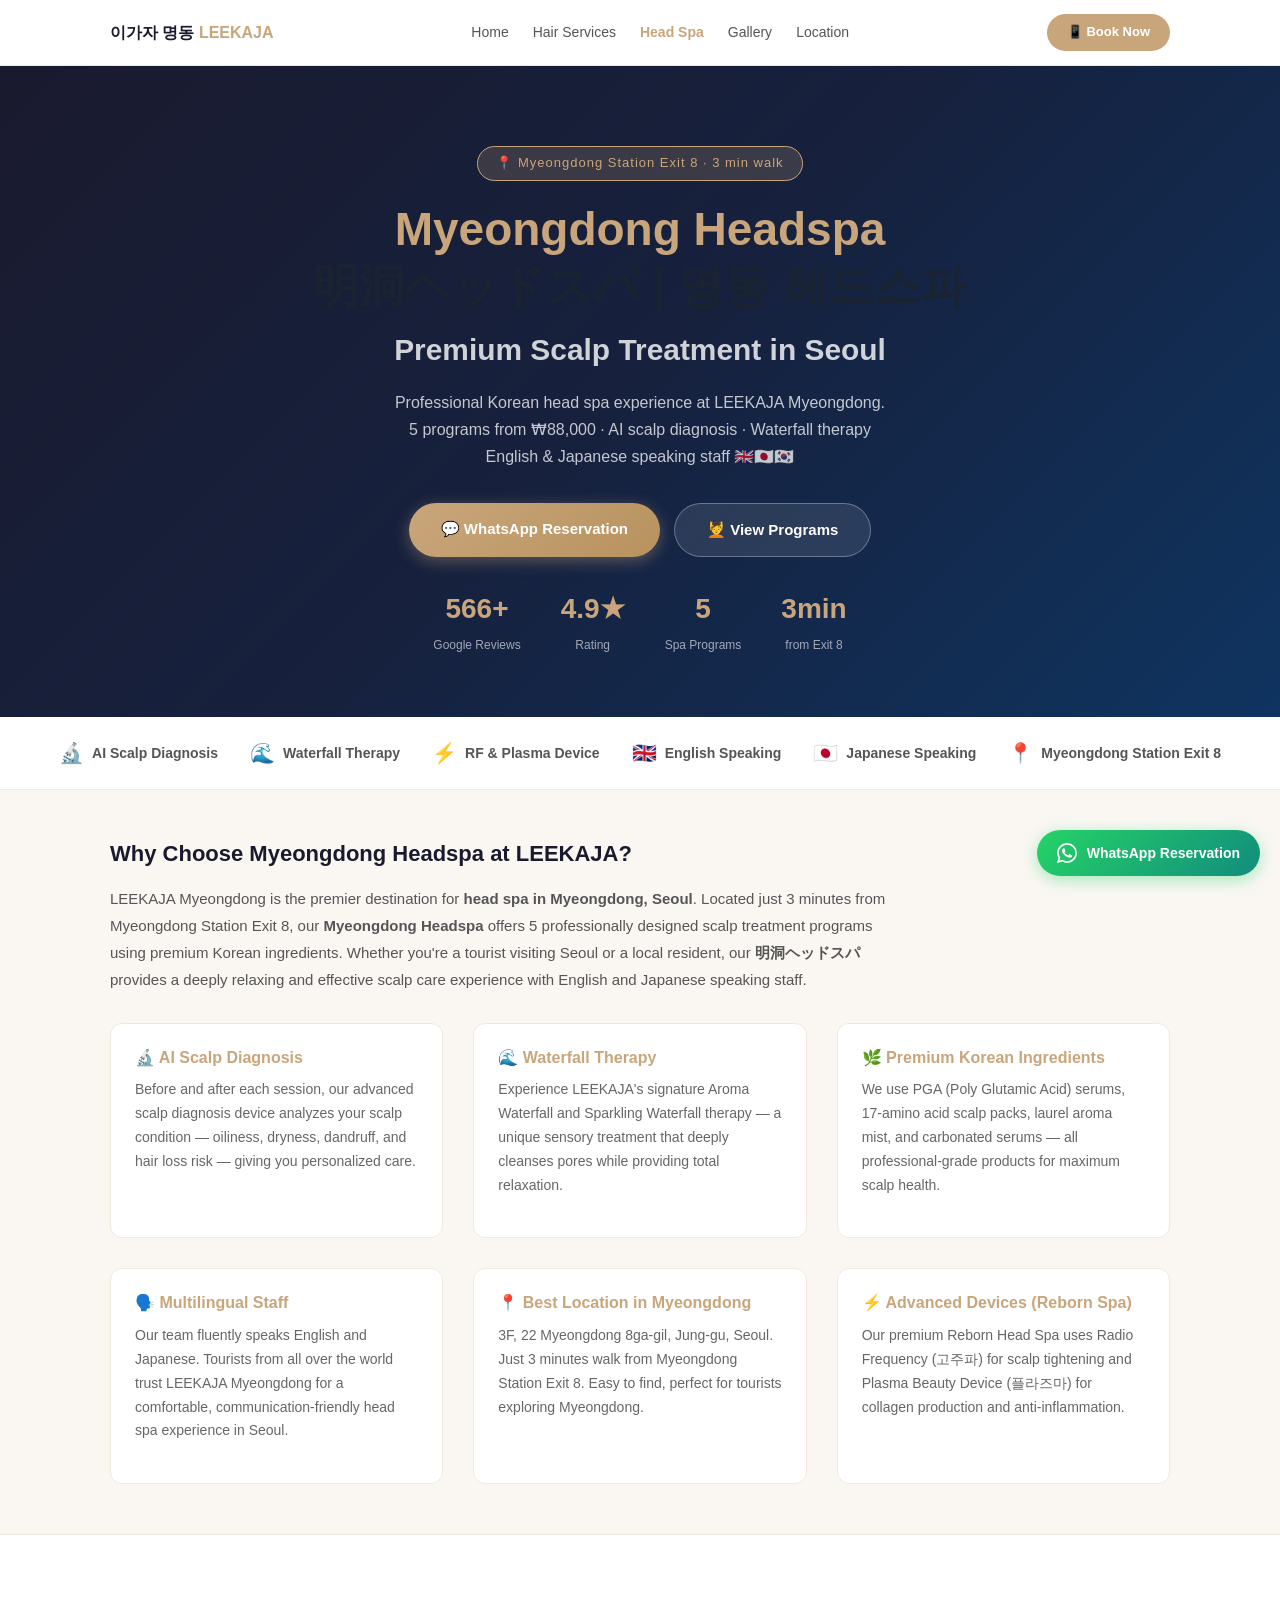
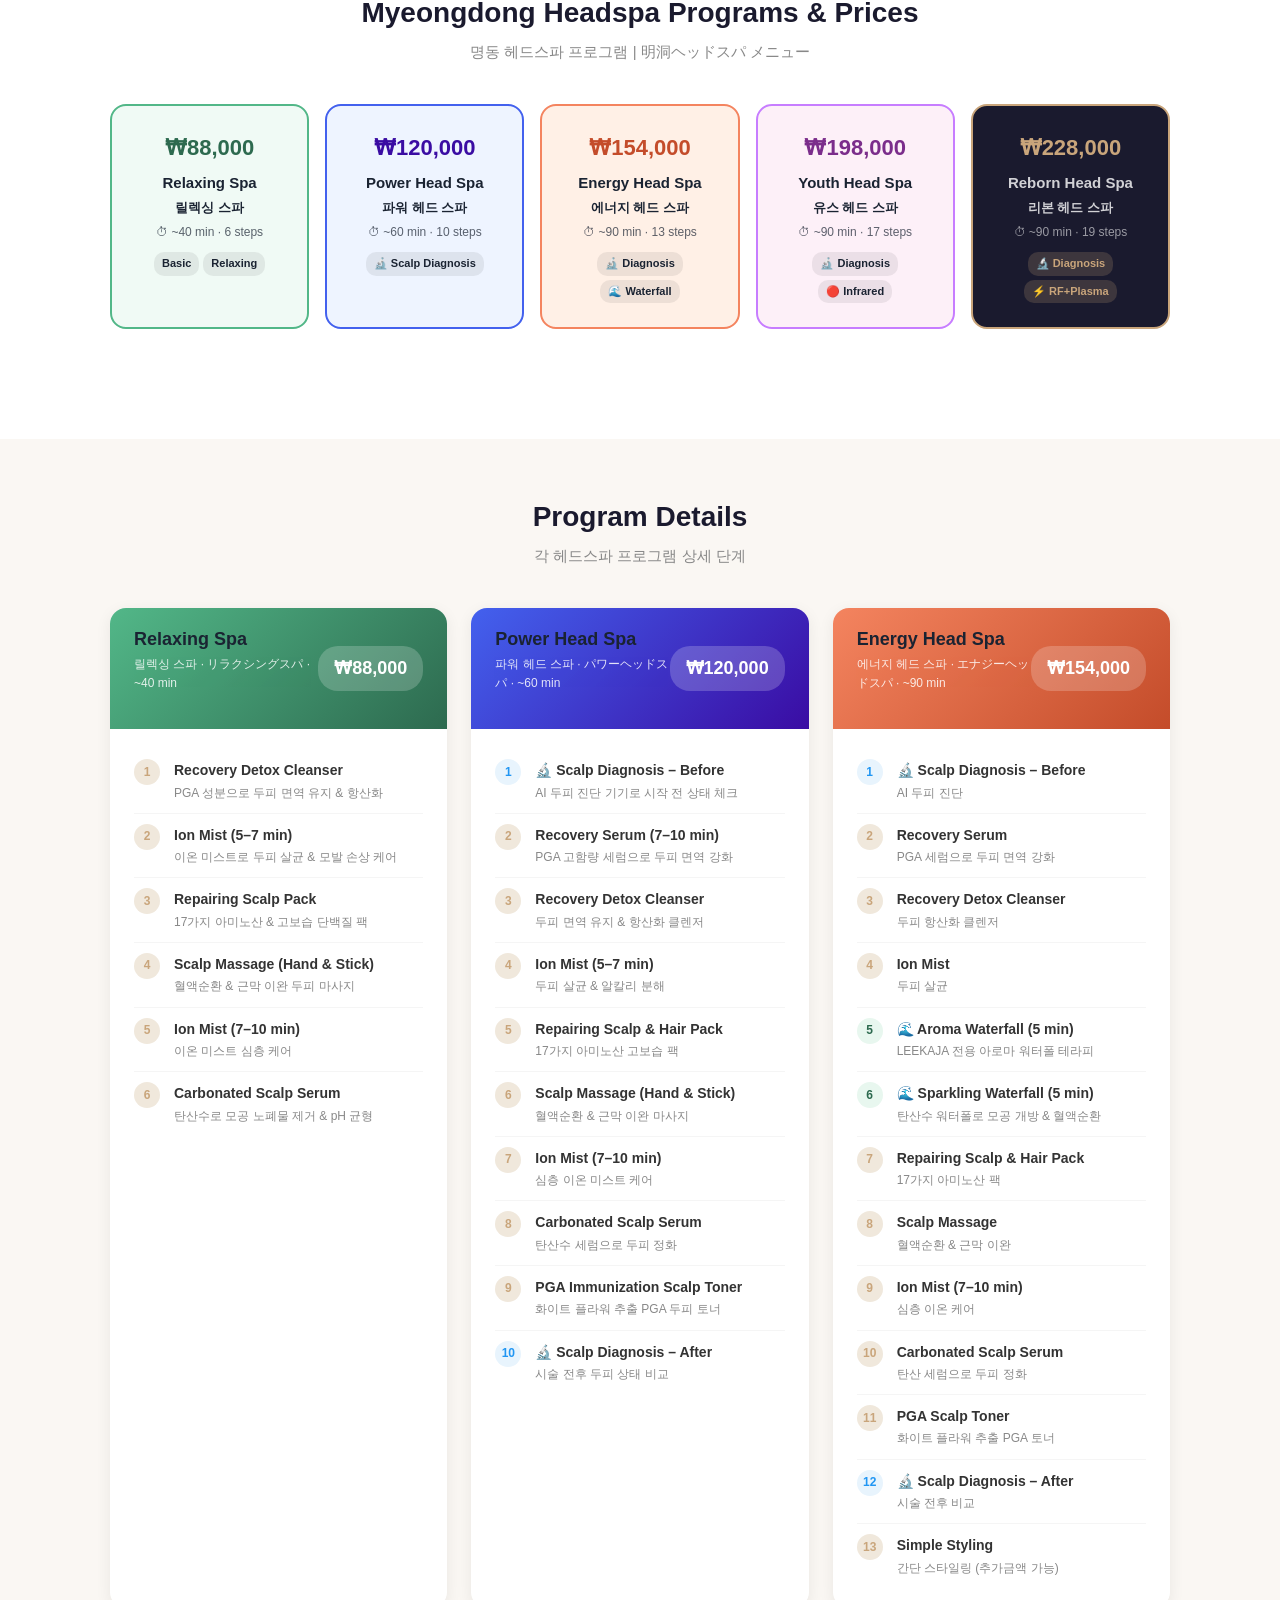
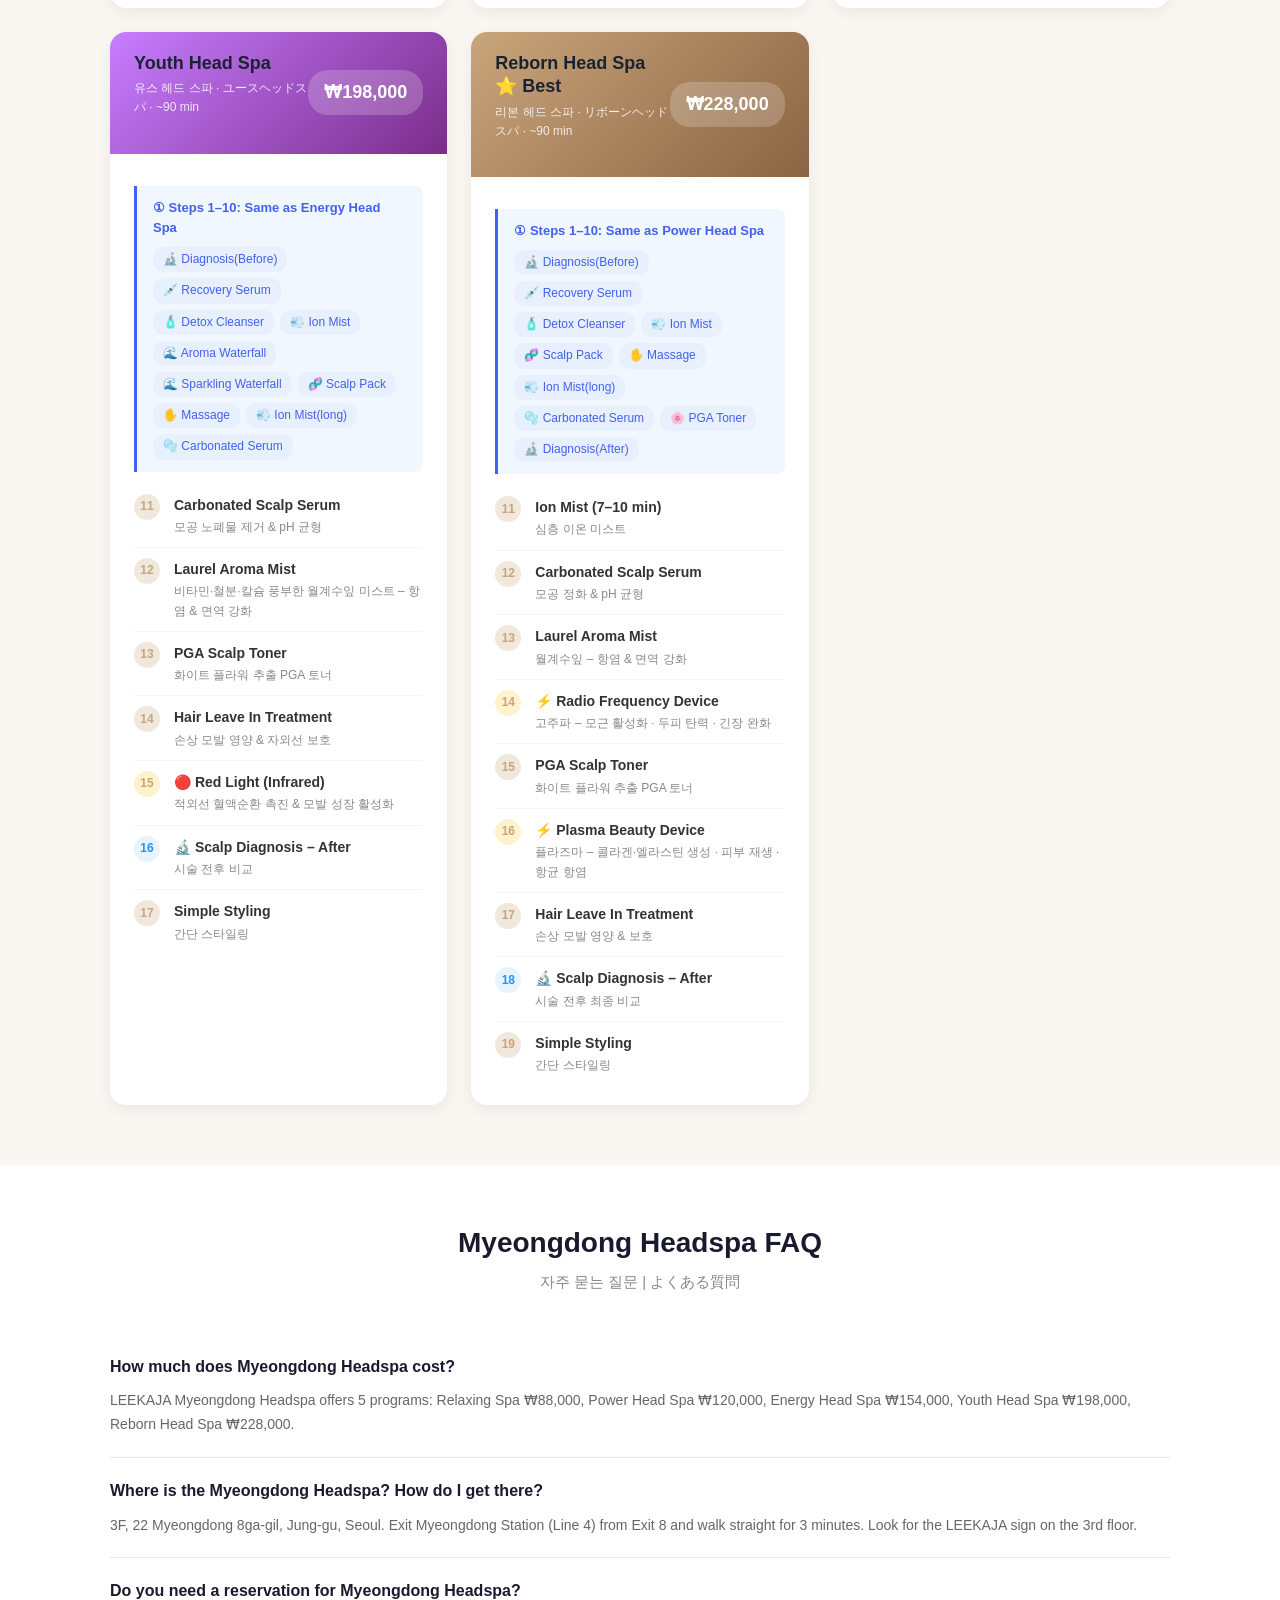
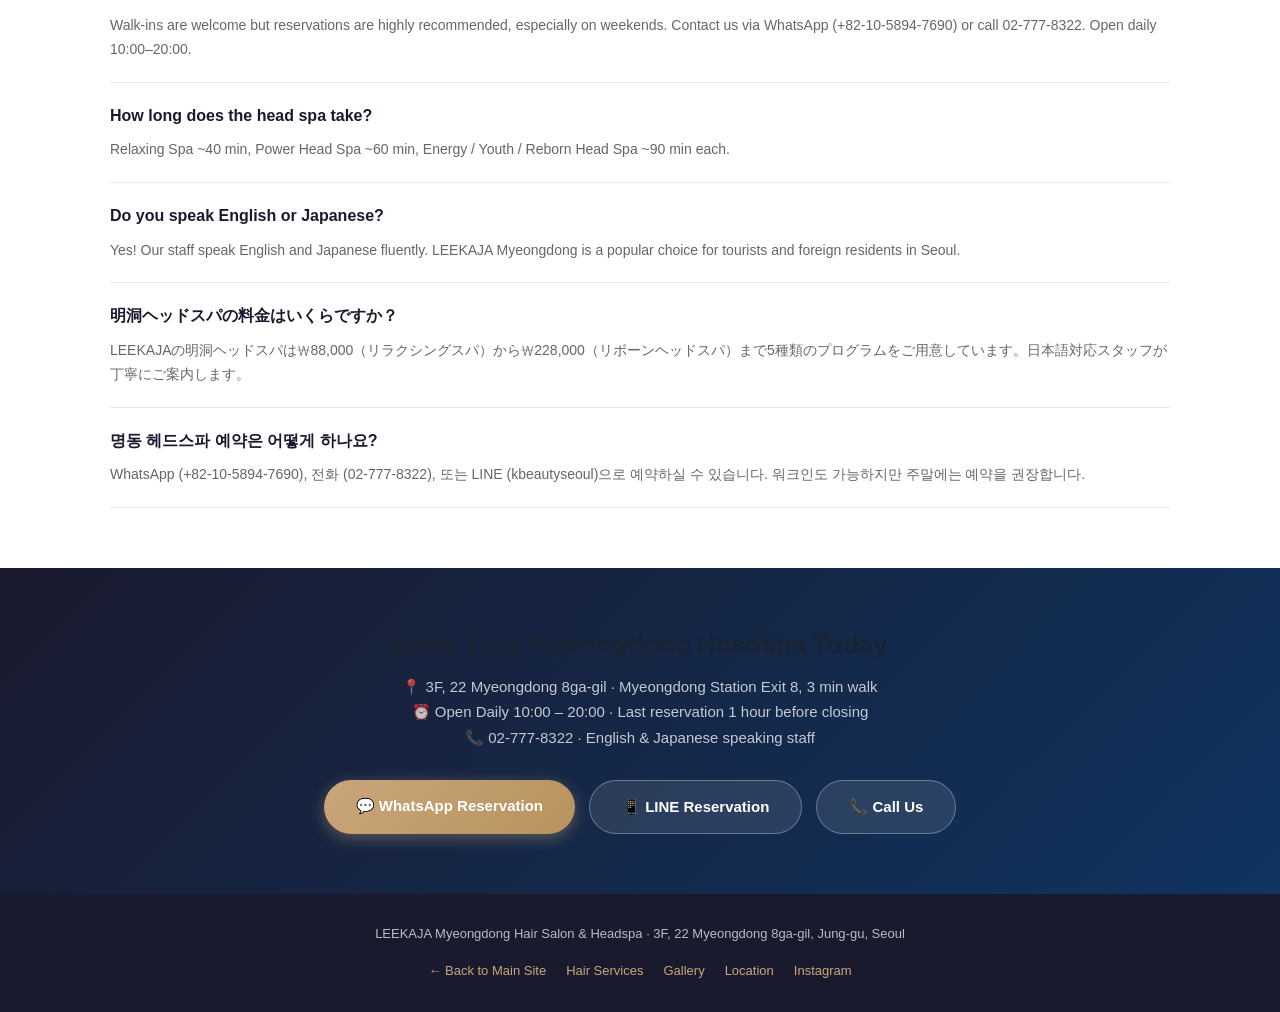
<file: headspa.html>
<!DOCTYPE html>
<html lang="en">
<head>
    <meta charset="UTF-8">
    <meta name="viewport" content="width=device-width, initial-scale=1.0">

    <!-- ===== SEO: Primary Title & Description ===== -->
    <title>Myeongdong Headspa | 明洞ヘッドスパ | Best Head Spa near Myeongdong Station</title>
    <meta name="title" content="Myeongdong Headspa | 明洞ヘッドスパ | Best Head Spa near Myeongdong Station">
    <meta name="description" content="Best Myeongdong Headspa at LEEKAJA. 5 programs from ₩88,000. AI scalp diagnosis, waterfall therapy, English & Japanese speaking staff. 3 min from Myeongdong Station Exit 8. 明洞ヘッドスパ専門。日本語対応。">
    <meta name="keywords" content="myeongdong headspa, 明洞ヘッドスパ, head spa myeongdong, myeongdong head spa, headspa near myeongdong station, scalp treatment myeongdong, head spa seoul, myeongdong scalp treatment, 明洞 ヘッドスパ 日本語, 明洞駅 ヘッドスパ, ソウル ヘッドスパ おすすめ, 명동 헤드스파, 명동역 헤드스파, 서울 헤드스파, 두피 케어 명동, LEEKAJA headspa, leekaja myeongdong headspa">
    <meta name="author" content="LEEKAJA Hair Myeongdong">
    <meta name="robots" content="index, follow">
    <link rel="canonical" href="https://www.myeongdonghairsalon.co.kr/headspa">

    <!-- ===== hreflang ===== -->
    <link rel="alternate" hreflang="en" href="https://www.myeongdonghairsalon.co.kr/headspa">
    <link rel="alternate" hreflang="ja" href="https://www.myeongdonghairsalon.co.kr/headspa">
    <link rel="alternate" hreflang="ko" href="https://www.myeongdonghairsalon.co.kr/headspa">
    <link rel="alternate" hreflang="x-default" href="https://www.myeongdonghairsalon.co.kr/headspa">

    <!-- ===== Open Graph ===== -->
    <meta property="og:type" content="website">
    <meta property="og:url" content="https://www.myeongdonghairsalon.co.kr/headspa">
    <meta property="og:site_name" content="Myeongdong Headspa | LEEKAJA">
    <meta property="og:title" content="Myeongdong Headspa | 明洞ヘッドスパ | LEEKAJA">
    <meta property="og:description" content="Premium head spa in Myeongdong. 5 programs ₩88,000~₩228,000. AI scalp diagnosis, waterfall therapy. English & Japanese staff. 3 min from Exit 8.">
    <meta property="og:image" content="https://www.myeongdonghairsalon.co.kr/images/gallery/review-1.jpg">
    <meta property="og:locale" content="en_US">

    <!-- ===== Twitter Card ===== -->
    <meta name="twitter:card" content="summary_large_image">
    <meta name="twitter:title" content="Myeongdong Headspa | 明洞ヘッドスパ">
    <meta name="twitter:description" content="Premium head spa near Myeongdong Station. 5 programs ₩88,000~. English & Japanese staff.">
    <meta name="twitter:image" content="https://www.myeongdonghairsalon.co.kr/images/gallery/review-1.jpg">

    <!-- ===== Schema: HairSalon + Service ===== -->
    <script type="application/ld+json">
    {
      "@context": "https://schema.org",
      "@type": "HairSalon",
      "name": "LEEKAJA Myeongdong – Headspa",
      "alternateName": ["Myeongdong Headspa", "明洞ヘッドスパ", "명동 헤드스파", "LEEKAJA Head Spa"],
      "url": "https://www.myeongdonghairsalon.co.kr/headspa",
      "image": "https://www.myeongdonghairsalon.co.kr/images/gallery/review-1.jpg",
      "telephone": "+82-2-777-8322",
      "priceRange": "₩₩-₩₩₩",
      "address": {
        "@type": "PostalAddress",
        "streetAddress": "명동8가길 22, 3층",
        "addressLocality": "중구",
        "addressRegion": "서울특별시",
        "postalCode": "04536",
        "addressCountry": "KR"
      },
      "geo": {
        "@type": "GeoCoordinates",
        "latitude": 37.5636,
        "longitude": 126.9838
      },
      "openingHoursSpecification": [
        { "@type": "OpeningHoursSpecification", "dayOfWeek": ["Monday","Tuesday","Wednesday","Thursday","Friday"], "opens": "10:00", "closes": "20:00" },
        { "@type": "OpeningHoursSpecification", "dayOfWeek": ["Saturday","Sunday"], "opens": "10:00", "closes": "20:00" }
      ],
      "hasOfferCatalog": {
        "@type": "OfferCatalog",
        "name": "Myeongdong Headspa Programs",
        "itemListElement": [
          { "@type": "Offer", "name": "Relaxing Spa", "price": "88000", "priceCurrency": "KRW", "description": "6-step scalp care, approx. 40 min" },
          { "@type": "Offer", "name": "Power Head Spa", "price": "120000", "priceCurrency": "KRW", "description": "10-step with AI scalp diagnosis, approx. 60 min" },
          { "@type": "Offer", "name": "Energy Head Spa", "price": "154000", "priceCurrency": "KRW", "description": "13-step with waterfall therapy, approx. 90 min" },
          { "@type": "Offer", "name": "Youth Head Spa", "price": "198000", "priceCurrency": "KRW", "description": "17-step with infrared light therapy, approx. 90 min" },
          { "@type": "Offer", "name": "Reborn Head Spa", "price": "228000", "priceCurrency": "KRW", "description": "19-step with RF & plasma device, approx. 90 min" }
        ]
      },
      "aggregateRating": {
        "@type": "AggregateRating",
        "ratingValue": "4.9",
        "reviewCount": "566",
        "bestRating": "5",
        "worstRating": "1"
      }
    }
    </script>

    <!-- ===== FAQ Schema ===== -->
    <script type="application/ld+json">
    {
      "@context": "https://schema.org",
      "@type": "FAQPage",
      "mainEntity": [
        {
          "@type": "Question",
          "name": "How much does Myeongdong Headspa cost?",
          "acceptedAnswer": { "@type": "Answer", "text": "Myeongdong Headspa at LEEKAJA starts from ₩88,000 (Relaxing Spa, ~40 min) up to ₩228,000 (Reborn Head Spa, ~90 min). All programs include professional scalp care." }
        },
        {
          "@type": "Question",
          "name": "Where is the Myeongdong Headspa located?",
          "acceptedAnswer": { "@type": "Answer", "text": "LEEKAJA Myeongdong Headspa is located at 3F, 22 Myeongdong 8ga-gil, Jung-gu, Seoul – just 3 minutes walk from Myeongdong Station Exit 8." }
        },
        {
          "@type": "Question",
          "name": "Do you speak English or Japanese at the Myeongdong Headspa?",
          "acceptedAnswer": { "@type": "Answer", "text": "Yes! Our staff at LEEKAJA Myeongdong Headspa speak English and Japanese fluently. We welcome tourists from all countries." }
        },
        {
          "@type": "Question",
          "name": "How long does a head spa take in Myeongdong?",
          "acceptedAnswer": { "@type": "Answer", "text": "Depending on the program: Relaxing Spa ~40 min, Power Head Spa ~60 min, Energy / Youth / Reborn Head Spa ~90 min each." }
        },
        {
          "@type": "Question",
          "name": "明洞ヘッドスパの料金はいくらですか？",
          "acceptedAnswer": { "@type": "Answer", "text": "LEEKAJAの明洞ヘッドスパは₩88,000（リラクシングスパ・約40分）から₩228,000（リボンヘッドスパ・約90分）まで5種類のプログラムをご用意しています。日本語対応スタッフが丁寧にご案内します。" }
        }
      ]
    }
    </script>

    <meta name="theme-color" content="#C9A57B">
    <link rel="stylesheet" href="styles.css">
    <style>
        /* ===== Headspa Page Specific Styles ===== */
        .hs-hero {
            background: linear-gradient(135deg, #1a1a2e 0%, #16213e 50%, #0f3460 100%);
            color: #fff;
            padding: 80px 0 60px;
            text-align: center;
        }
        .hs-hero-badge {
            display: inline-block;
            background: rgba(201,165,123,0.2);
            border: 1px solid #C9A57B;
            color: #C9A57B;
            font-size: 13px;
            padding: 6px 18px;
            border-radius: 20px;
            margin-bottom: 20px;
            letter-spacing: 1px;
        }
        .hs-hero h1 {
            font-size: clamp(26px, 5vw, 46px);
            font-weight: 800;
            line-height: 1.25;
            margin-bottom: 16px;
        }
        .hs-hero h1 em {
            color: #C9A57B;
            font-style: normal;
        }
        .hs-hero-sub {
            font-size: 16px;
            color: rgba(255,255,255,0.75);
            max-width: 600px;
            margin: 0 auto 30px;
            line-height: 1.7;
        }
        .hs-hero-stats {
            display: flex;
            justify-content: center;
            gap: 40px;
            flex-wrap: wrap;
            margin-top: 30px;
        }
        .hs-stat {
            text-align: center;
        }
        .hs-stat-num {
            display: block;
            font-size: 28px;
            font-weight: 800;
            color: #C9A57B;
        }
        .hs-stat-label {
            font-size: 12px;
            color: rgba(255,255,255,0.6);
            margin-top: 4px;
        }
        .hs-hero-btns {
            display: flex;
            gap: 14px;
            justify-content: center;
            flex-wrap: wrap;
            margin-top: 32px;
        }
        .hs-btn-primary {
            background: linear-gradient(135deg, #C9A57B, #b8935e);
            color: #fff;
            padding: 14px 32px;
            border-radius: 30px;
            font-weight: 700;
            font-size: 15px;
            text-decoration: none;
            transition: transform 0.2s, box-shadow 0.2s;
            box-shadow: 0 4px 16px rgba(201,165,123,0.4);
        }
        .hs-btn-primary:hover { transform: translateY(-2px); box-shadow: 0 8px 24px rgba(201,165,123,0.5); }
        .hs-btn-secondary {
            background: rgba(255,255,255,0.1);
            color: #fff;
            border: 1px solid rgba(255,255,255,0.3);
            padding: 14px 32px;
            border-radius: 30px;
            font-weight: 600;
            font-size: 15px;
            text-decoration: none;
            transition: background 0.2s;
        }
        .hs-btn-secondary:hover { background: rgba(255,255,255,0.2); }

        /* Features bar */
        .hs-features-bar {
            background: #fff;
            border-bottom: 1px solid #f0e8dc;
            padding: 20px 0;
        }
        .hs-features-list {
            display: flex;
            justify-content: center;
            gap: 32px;
            flex-wrap: wrap;
            list-style: none;
            padding: 0;
            margin: 0;
        }
        .hs-features-list li {
            display: flex;
            align-items: center;
            gap: 8px;
            font-size: 14px;
            font-weight: 600;
            color: #555;
        }
        .hs-features-list li span.icon { font-size: 20px; }

        /* SEO Text Block */
        .hs-seo-block {
            background: #faf7f3;
            padding: 50px 0;
            border-bottom: 1px solid #f0e8dc;
        }
        .hs-seo-block h2 {
            font-size: 22px;
            font-weight: 700;
            color: #1a1a2e;
            margin-bottom: 16px;
        }
        .hs-seo-block p {
            font-size: 15px;
            line-height: 1.8;
            color: #555;
            max-width: 800px;
        }
        .hs-seo-grid {
            display: grid;
            grid-template-columns: repeat(auto-fit, minmax(300px, 1fr));
            gap: 30px;
            margin-top: 30px;
        }
        .hs-seo-card {
            background: #fff;
            border-radius: 12px;
            padding: 24px;
            border: 1px solid #f0e8dc;
        }
        .hs-seo-card h3 { font-size: 16px; color: #C9A57B; margin-bottom: 10px; }
        .hs-seo-card p { font-size: 14px; color: #666; line-height: 1.7; }

        /* Price Compare Section */
        .hs-price-section {
            padding: 60px 0;
            background: #fff;
        }
        .hs-section-title {
            text-align: center;
            font-size: 28px;
            font-weight: 800;
            color: #1a1a2e;
            margin-bottom: 8px;
        }
        .hs-section-subtitle {
            text-align: center;
            color: #888;
            font-size: 15px;
            margin-bottom: 40px;
        }
        .hs-price-grid {
            display: grid;
            grid-template-columns: repeat(auto-fit, minmax(180px, 1fr));
            gap: 16px;
            margin-bottom: 50px;
        }
        .hs-price-card {
            border-radius: 16px;
            padding: 24px 16px;
            text-align: center;
            border: 2px solid transparent;
            transition: transform 0.2s, box-shadow 0.2s;
            cursor: pointer;
        }
        .hs-price-card:hover { transform: translateY(-4px); box-shadow: 0 12px 32px rgba(0,0,0,0.12); }
        .hs-price-card.relaxing { background: #f0faf5; border-color: #52b788; }
        .hs-price-card.power    { background: #eef4ff; border-color: #4361ee; }
        .hs-price-card.energy   { background: #fff0e6; border-color: #f4845f; }
        .hs-price-card.youth    { background: #fdf0f8; border-color: #c77dff; }
        .hs-price-card.reborn   { background: #1a1a2e; border-color: #C9A57B; color: #fff; }
        .hs-price-card.reborn .hs-card-name,
        .hs-price-card.reborn .hs-card-time { color: rgba(255,255,255,0.8); }
        .hs-card-price { font-size: 22px; font-weight: 800; margin-bottom: 6px; }
        .hs-price-card.relaxing .hs-card-price { color: #2d6a4f; }
        .hs-price-card.power    .hs-card-price { color: #3a0ca3; }
        .hs-price-card.energy   .hs-card-price { color: #c44c2a; }
        .hs-price-card.youth    .hs-card-price { color: #7b2d8b; }
        .hs-price-card.reborn   .hs-card-price { color: #C9A57B; }
        .hs-card-name { font-size: 15px; font-weight: 700; margin-bottom: 4px; }
        .hs-card-time { font-size: 12px; opacity: 0.7; margin-bottom: 10px; }
        .hs-card-badges { display: flex; flex-wrap: wrap; justify-content: center; gap: 4px; }
        .hs-badge {
            font-size: 11px;
            padding: 3px 8px;
            border-radius: 10px;
            background: rgba(0,0,0,0.07);
            font-weight: 600;
        }
        .hs-price-card.reborn .hs-badge { background: rgba(201,165,123,0.2); color: #C9A57B; }

        /* Detail cards */
        .hs-detail-section {
            padding: 60px 0;
            background: #faf7f3;
        }
        .hs-detail-grid {
            display: grid;
            grid-template-columns: repeat(auto-fit, minmax(320px, 1fr));
            gap: 24px;
        }
        .hs-detail-card {
            background: #fff;
            border-radius: 16px;
            overflow: hidden;
            box-shadow: 0 4px 16px rgba(0,0,0,0.07);
        }
        .hs-detail-header {
            padding: 20px 24px;
            display: flex;
            align-items: center;
            justify-content: space-between;
        }
        .hs-detail-header.relaxing { background: linear-gradient(135deg, #52b788, #2d6a4f); }
        .hs-detail-header.power    { background: linear-gradient(135deg, #4361ee, #3a0ca3); }
        .hs-detail-header.energy   { background: linear-gradient(135deg, #f4845f, #c44c2a); }
        .hs-detail-header.youth    { background: linear-gradient(135deg, #c77dff, #7b2d8b); }
        .hs-detail-header.reborn   { background: linear-gradient(135deg, #C9A57B, #8b6443); }
        .hs-detail-title { color: #fff; }
        .hs-detail-title h3 { font-size: 18px; font-weight: 800; margin-bottom: 4px; }
        .hs-detail-title p { font-size: 12px; opacity: 0.85; }
        .hs-detail-price {
            background: rgba(255,255,255,0.2);
            color: #fff;
            font-weight: 800;
            font-size: 18px;
            padding: 8px 16px;
            border-radius: 20px;
        }
        .hs-steps-list {
            padding: 20px 24px;
        }
        .hs-step-item {
            display: flex;
            gap: 14px;
            padding: 10px 0;
            border-bottom: 1px solid #f5f5f5;
        }
        .hs-step-item:last-child { border-bottom: none; }
        .hs-step-num {
            width: 26px;
            height: 26px;
            min-width: 26px;
            border-radius: 50%;
            background: #f0e8dc;
            color: #C9A57B;
            display: flex;
            align-items: center;
            justify-content: center;
            font-size: 12px;
            font-weight: 800;
        }
        .hs-step-item.diagnosis .hs-step-num { background: #e8f4fd; color: #2196F3; }
        .hs-step-item.waterfall .hs-step-num { background: #e8f7ef; color: #2d6a4f; }
        .hs-step-item.special   .hs-step-num { background: #fff3cd; color: #C9A57B; }
        .hs-step-strong { font-size: 14px; font-weight: 700; color: #333; }
        .hs-step-desc   { font-size: 12px; color: #888; margin-top: 2px; }

        /* Location & CTA */
        .hs-cta-section {
            background: linear-gradient(135deg, #1a1a2e, #0f3460);
            color: #fff;
            padding: 60px 0;
            text-align: center;
        }
        .hs-cta-section h2 { font-size: 26px; font-weight: 800; margin-bottom: 12px; }
        .hs-cta-section p { color: rgba(255,255,255,0.75); margin-bottom: 30px; font-size: 15px; line-height: 1.7; }
        .hs-cta-btns { display: flex; gap: 14px; justify-content: center; flex-wrap: wrap; }

        /* FAQ */
        .hs-faq-section { padding: 60px 0; background: #fff; }
        .hs-faq-item { border-bottom: 1px solid #f0e8dc; padding: 20px 0; }
        .hs-faq-q { font-size: 16px; font-weight: 700; color: #1a1a2e; margin-bottom: 10px; }
        .hs-faq-a { font-size: 14px; color: #666; line-height: 1.7; }

        /* Navbar */
        .hs-nav {
            background: #fff;
            border-bottom: 1px solid #f0e8dc;
            padding: 14px 0;
            position: sticky;
            top: 0;
            z-index: 100;
        }
        .hs-nav-inner {
            max-width: 1100px;
            margin: 0 auto;
            padding: 0 20px;
            display: flex;
            align-items: center;
            justify-content: space-between;
        }
        .hs-nav-logo {
            font-size: 16px;
            font-weight: 800;
            color: #1a1a2e;
            text-decoration: none;
        }
        .hs-nav-logo span { color: #C9A57B; }
        .hs-nav-links { display: flex; gap: 24px; }
        .hs-nav-links a { font-size: 14px; color: #555; text-decoration: none; font-weight: 500; }
        .hs-nav-links a:hover { color: #C9A57B; }
        .hs-nav-cta {
            background: #C9A57B;
            color: #fff;
            padding: 8px 20px;
            border-radius: 20px;
            font-size: 13px;
            font-weight: 700;
            text-decoration: none;
        }

        /* Shared steps note */
        .hs-shared-note {
            background: #f0f7ff;
            border-left: 3px solid #4361ee;
            padding: 12px 16px;
            border-radius: 0 8px 8px 0;
            margin: 12px 0;
        }
        .hs-shared-note p { font-size: 13px; color: #4361ee; font-weight: 600; margin: 0 0 8px; }
        .hs-shared-tags { display: flex; flex-wrap: wrap; gap: 6px; }
        .hs-shared-tag { background: #e8f0fe; color: #4361ee; font-size: 12px; padding: 3px 10px; border-radius: 10px; }

        .container { max-width: 1100px; margin: 0 auto; padding: 0 20px; }

        /* Footer */
        .hs-footer {
            background: #1a1a2e;
            color: rgba(255,255,255,0.7);
            padding: 30px 0;
            text-align: center;
            font-size: 13px;
        }
        .hs-footer a { color: #C9A57B; text-decoration: none; }
        .hs-footer-links { display: flex; gap: 20px; justify-content: center; margin-top: 12px; flex-wrap: wrap; }

        /* Floating WhatsApp */
        .hs-floating { position: fixed; bottom: 24px; right: 20px; z-index: 999; }
        .hs-wa-btn {
            display: flex;
            align-items: center;
            gap: 10px;
            background: linear-gradient(135deg, #25D366, #128C7E);
            color: #fff;
            padding: 12px 20px;
            border-radius: 30px;
            text-decoration: none;
            font-weight: 700;
            font-size: 14px;
            box-shadow: 0 4px 16px rgba(37,211,102,0.4);
            transition: transform 0.2s, box-shadow 0.2s;
        }
        .hs-wa-btn:hover { transform: translateY(-2px); box-shadow: 0 8px 24px rgba(37,211,102,0.5); }

        @media (max-width: 768px) {
            .hs-nav-links { display: none; }
            .hs-hero { padding: 60px 0 40px; }
            .hs-price-grid { grid-template-columns: repeat(2, 1fr); }
            .hs-detail-grid { grid-template-columns: 1fr; }
        }
    </style>
</head>
<body>

    <!-- Navbar -->
    <nav class="hs-nav">
        <div class="hs-nav-inner">
            <a href="/" class="hs-nav-logo">이가자 명동 <span>LEEKAJA</span></a>
            <div class="hs-nav-links">
                <a href="/">Home</a>
                <a href="/#hair">Hair Services</a>
                <a href="/headspa" style="color:#C9A57B;font-weight:700;">Head Spa</a>
                <a href="/#gallery">Gallery</a>
                <a href="/#location">Location</a>
            </div>
            <a href="https://wa.me/821058947690" class="hs-nav-cta" target="_blank">📱 Book Now</a>
        </div>
    </nav>

    <!-- Hero -->
    <section class="hs-hero">
        <div class="container">
            <span class="hs-hero-badge">📍 Myeongdong Station Exit 8 · 3 min walk</span>
            <h1>
                <em>Myeongdong Headspa</em><br>
                明洞ヘッドスパ | 명동 헤드스파<br>
                <span style="font-size:0.65em; font-weight:600; color:rgba(255,255,255,0.8)">Premium Scalp Treatment in Seoul</span>
            </h1>
            <p class="hs-hero-sub">
                Professional Korean head spa experience at LEEKAJA Myeongdong.<br>
                5 programs from ₩88,000 · AI scalp diagnosis · Waterfall therapy<br>
                English &amp; Japanese speaking staff 🇬🇧🇯🇵🇰🇷
            </p>
            <div class="hs-hero-btns">
                <a href="https://wa.me/821058947690" class="hs-btn-primary" target="_blank">💬 WhatsApp Reservation</a>
                <a href="#programs" class="hs-btn-secondary">💆 View Programs</a>
            </div>
            <div class="hs-hero-stats">
                <div class="hs-stat">
                    <span class="hs-stat-num">566+</span>
                    <span class="hs-stat-label">Google Reviews</span>
                </div>
                <div class="hs-stat">
                    <span class="hs-stat-num">4.9★</span>
                    <span class="hs-stat-label">Rating</span>
                </div>
                <div class="hs-stat">
                    <span class="hs-stat-num">5</span>
                    <span class="hs-stat-label">Spa Programs</span>
                </div>
                <div class="hs-stat">
                    <span class="hs-stat-num">3min</span>
                    <span class="hs-stat-label">from Exit 8</span>
                </div>
            </div>
        </div>
    </section>

    <!-- Features Bar -->
    <div class="hs-features-bar">
        <ul class="hs-features-list">
            <li><span class="icon">🔬</span> AI Scalp Diagnosis</li>
            <li><span class="icon">🌊</span> Waterfall Therapy</li>
            <li><span class="icon">⚡</span> RF &amp; Plasma Device</li>
            <li><span class="icon">🇬🇧</span> English Speaking</li>
            <li><span class="icon">🇯🇵</span> Japanese Speaking</li>
            <li><span class="icon">📍</span> Myeongdong Station Exit 8</li>
        </ul>
    </div>

    <!-- SEO Text Block -->
    <section class="hs-seo-block">
        <div class="container">
            <h2>Why Choose Myeongdong Headspa at LEEKAJA?</h2>
            <p>
                LEEKAJA Myeongdong is the premier destination for <strong>head spa in Myeongdong, Seoul</strong>.
                Located just 3 minutes from Myeongdong Station Exit 8, our <strong>Myeongdong Headspa</strong> offers
                5 professionally designed scalp treatment programs using premium Korean ingredients.
                Whether you're a tourist visiting Seoul or a local resident, our <strong>明洞ヘッドスパ</strong> provides
                a deeply relaxing and effective scalp care experience with English and Japanese speaking staff.
            </p>
            <div class="hs-seo-grid">
                <div class="hs-seo-card">
                    <h3>🔬 AI Scalp Diagnosis</h3>
                    <p>Before and after each session, our advanced scalp diagnosis device analyzes your scalp condition — oiliness, dryness, dandruff, and hair loss risk — giving you personalized care.</p>
                </div>
                <div class="hs-seo-card">
                    <h3>🌊 Waterfall Therapy</h3>
                    <p>Experience LEEKAJA's signature Aroma Waterfall and Sparkling Waterfall therapy — a unique sensory treatment that deeply cleanses pores while providing total relaxation.</p>
                </div>
                <div class="hs-seo-card">
                    <h3>🌿 Premium Korean Ingredients</h3>
                    <p>We use PGA (Poly Glutamic Acid) serums, 17-amino acid scalp packs, laurel aroma mist, and carbonated serums — all professional-grade products for maximum scalp health.</p>
                </div>
                <div class="hs-seo-card">
                    <h3>🗣️ Multilingual Staff</h3>
                    <p>Our team fluently speaks English and Japanese. Tourists from all over the world trust LEEKAJA Myeongdong for a comfortable, communication-friendly head spa experience in Seoul.</p>
                </div>
                <div class="hs-seo-card">
                    <h3>📍 Best Location in Myeongdong</h3>
                    <p>3F, 22 Myeongdong 8ga-gil, Jung-gu, Seoul. Just 3 minutes walk from Myeongdong Station Exit 8. Easy to find, perfect for tourists exploring Myeongdong.</p>
                </div>
                <div class="hs-seo-card">
                    <h3>⚡ Advanced Devices (Reborn Spa)</h3>
                    <p>Our premium Reborn Head Spa uses Radio Frequency (고주파) for scalp tightening and Plasma Beauty Device (플라즈마) for collagen production and anti-inflammation.</p>
                </div>
            </div>
        </div>
    </section>

    <!-- Price Programs -->
    <section class="hs-price-section" id="programs">
        <div class="container">
            <h2 class="hs-section-title">Myeongdong Headspa Programs & Prices</h2>
            <p class="hs-section-subtitle">명동 헤드스파 프로그램 | 明洞ヘッドスパ メニュー</p>
            <div class="hs-price-grid">
                <div class="hs-price-card relaxing">
                    <div class="hs-card-price">₩88,000</div>
                    <div class="hs-card-name">Relaxing Spa<br><small>릴렉싱 스파</small></div>
                    <div class="hs-card-time">⏱ ~40 min · 6 steps</div>
                    <div class="hs-card-badges">
                        <span class="hs-badge">Basic</span>
                        <span class="hs-badge">Relaxing</span>
                    </div>
                </div>
                <div class="hs-price-card power">
                    <div class="hs-card-price">₩120,000</div>
                    <div class="hs-card-name">Power Head Spa<br><small>파워 헤드 스파</small></div>
                    <div class="hs-card-time">⏱ ~60 min · 10 steps</div>
                    <div class="hs-card-badges">
                        <span class="hs-badge">🔬 Scalp Diagnosis</span>
                    </div>
                </div>
                <div class="hs-price-card energy">
                    <div class="hs-card-price">₩154,000</div>
                    <div class="hs-card-name">Energy Head Spa<br><small>에너지 헤드 스파</small></div>
                    <div class="hs-card-time">⏱ ~90 min · 13 steps</div>
                    <div class="hs-card-badges">
                        <span class="hs-badge">🔬 Diagnosis</span>
                        <span class="hs-badge">🌊 Waterfall</span>
                    </div>
                </div>
                <div class="hs-price-card youth">
                    <div class="hs-card-price">₩198,000</div>
                    <div class="hs-card-name">Youth Head Spa<br><small>유스 헤드 스파</small></div>
                    <div class="hs-card-time">⏱ ~90 min · 17 steps</div>
                    <div class="hs-card-badges">
                        <span class="hs-badge">🔬 Diagnosis</span>
                        <span class="hs-badge">🔴 Infrared</span>
                    </div>
                </div>
                <div class="hs-price-card reborn">
                    <div class="hs-card-price">₩228,000</div>
                    <div class="hs-card-name">Reborn Head Spa<br><small>리본 헤드 스파</small></div>
                    <div class="hs-card-time">⏱ ~90 min · 19 steps</div>
                    <div class="hs-card-badges">
                        <span class="hs-badge">🔬 Diagnosis</span>
                        <span class="hs-badge">⚡ RF+Plasma</span>
                    </div>
                </div>
            </div>
        </div>
    </section>

    <!-- Detailed Step Cards -->
    <section class="hs-detail-section" id="details">
        <div class="container">
            <h2 class="hs-section-title">Program Details</h2>
            <p class="hs-section-subtitle">각 헤드스파 프로그램 상세 단계</p>
            <div class="hs-detail-grid">

                <!-- Relaxing Spa -->
                <div class="hs-detail-card">
                    <div class="hs-detail-header relaxing">
                        <div class="hs-detail-title">
                            <h3>Relaxing Spa</h3>
                            <p>릴렉싱 스파 · リラクシングスパ · ~40 min</p>
                        </div>
                        <div class="hs-detail-price">₩88,000</div>
                    </div>
                    <div class="hs-steps-list">
                        <div class="hs-step-item"><span class="hs-step-num">1</span><div><div class="hs-step-strong">Recovery Detox Cleanser</div><div class="hs-step-desc">PGA 성분으로 두피 면역 유지 & 항산화</div></div></div>
                        <div class="hs-step-item"><span class="hs-step-num">2</span><div><div class="hs-step-strong">Ion Mist (5–7 min)</div><div class="hs-step-desc">이온 미스트로 두피 살균 & 모발 손상 케어</div></div></div>
                        <div class="hs-step-item"><span class="hs-step-num">3</span><div><div class="hs-step-strong">Repairing Scalp Pack</div><div class="hs-step-desc">17가지 아미노산 & 고보습 단백질 팩</div></div></div>
                        <div class="hs-step-item"><span class="hs-step-num">4</span><div><div class="hs-step-strong">Scalp Massage (Hand & Stick)</div><div class="hs-step-desc">혈액순환 & 근막 이완 두피 마사지</div></div></div>
                        <div class="hs-step-item"><span class="hs-step-num">5</span><div><div class="hs-step-strong">Ion Mist (7–10 min)</div><div class="hs-step-desc">이온 미스트 심층 케어</div></div></div>
                        <div class="hs-step-item"><span class="hs-step-num">6</span><div><div class="hs-step-strong">Carbonated Scalp Serum</div><div class="hs-step-desc">탄산수로 모공 노폐물 제거 & pH 균형</div></div></div>
                    </div>
                </div>

                <!-- Power Head Spa -->
                <div class="hs-detail-card">
                    <div class="hs-detail-header power">
                        <div class="hs-detail-title">
                            <h3>Power Head Spa</h3>
                            <p>파워 헤드 스파 · パワーヘッドスパ · ~60 min</p>
                        </div>
                        <div class="hs-detail-price">₩120,000</div>
                    </div>
                    <div class="hs-steps-list">
                        <div class="hs-step-item diagnosis"><span class="hs-step-num">1</span><div><div class="hs-step-strong">🔬 Scalp Diagnosis – Before</div><div class="hs-step-desc">AI 두피 진단 기기로 시작 전 상태 체크</div></div></div>
                        <div class="hs-step-item"><span class="hs-step-num">2</span><div><div class="hs-step-strong">Recovery Serum (7–10 min)</div><div class="hs-step-desc">PGA 고함량 세럼으로 두피 면역 강화</div></div></div>
                        <div class="hs-step-item"><span class="hs-step-num">3</span><div><div class="hs-step-strong">Recovery Detox Cleanser</div><div class="hs-step-desc">두피 면역 유지 & 항산화 클렌저</div></div></div>
                        <div class="hs-step-item"><span class="hs-step-num">4</span><div><div class="hs-step-strong">Ion Mist (5–7 min)</div><div class="hs-step-desc">두피 살균 & 알칼리 분해</div></div></div>
                        <div class="hs-step-item"><span class="hs-step-num">5</span><div><div class="hs-step-strong">Repairing Scalp & Hair Pack</div><div class="hs-step-desc">17가지 아미노산 고보습 팩</div></div></div>
                        <div class="hs-step-item"><span class="hs-step-num">6</span><div><div class="hs-step-strong">Scalp Massage (Hand & Stick)</div><div class="hs-step-desc">혈액순환 & 근막 이완 마사지</div></div></div>
                        <div class="hs-step-item"><span class="hs-step-num">7</span><div><div class="hs-step-strong">Ion Mist (7–10 min)</div><div class="hs-step-desc">심층 이온 미스트 케어</div></div></div>
                        <div class="hs-step-item"><span class="hs-step-num">8</span><div><div class="hs-step-strong">Carbonated Scalp Serum</div><div class="hs-step-desc">탄산수 세럼으로 두피 정화</div></div></div>
                        <div class="hs-step-item"><span class="hs-step-num">9</span><div><div class="hs-step-strong">PGA Immunization Scalp Toner</div><div class="hs-step-desc">화이트 플라워 추출 PGA 두피 토너</div></div></div>
                        <div class="hs-step-item diagnosis"><span class="hs-step-num">10</span><div><div class="hs-step-strong">🔬 Scalp Diagnosis – After</div><div class="hs-step-desc">시술 전후 두피 상태 비교</div></div></div>
                    </div>
                </div>

                <!-- Energy Head Spa -->
                <div class="hs-detail-card">
                    <div class="hs-detail-header energy">
                        <div class="hs-detail-title">
                            <h3>Energy Head Spa</h3>
                            <p>에너지 헤드 스파 · エナジーヘッドスパ · ~90 min</p>
                        </div>
                        <div class="hs-detail-price">₩154,000</div>
                    </div>
                    <div class="hs-steps-list">
                        <div class="hs-step-item diagnosis"><span class="hs-step-num">1</span><div><div class="hs-step-strong">🔬 Scalp Diagnosis – Before</div><div class="hs-step-desc">AI 두피 진단</div></div></div>
                        <div class="hs-step-item"><span class="hs-step-num">2</span><div><div class="hs-step-strong">Recovery Serum</div><div class="hs-step-desc">PGA 세럼으로 두피 면역 강화</div></div></div>
                        <div class="hs-step-item"><span class="hs-step-num">3</span><div><div class="hs-step-strong">Recovery Detox Cleanser</div><div class="hs-step-desc">두피 항산화 클렌저</div></div></div>
                        <div class="hs-step-item"><span class="hs-step-num">4</span><div><div class="hs-step-strong">Ion Mist</div><div class="hs-step-desc">두피 살균</div></div></div>
                        <div class="hs-step-item waterfall"><span class="hs-step-num">5</span><div><div class="hs-step-strong">🌊 Aroma Waterfall (5 min)</div><div class="hs-step-desc">LEEKAJA 전용 아로마 워터폴 테라피</div></div></div>
                        <div class="hs-step-item waterfall"><span class="hs-step-num">6</span><div><div class="hs-step-strong">🌊 Sparkling Waterfall (5 min)</div><div class="hs-step-desc">탄산수 워터폴로 모공 개방 & 혈액순환</div></div></div>
                        <div class="hs-step-item"><span class="hs-step-num">7</span><div><div class="hs-step-strong">Repairing Scalp & Hair Pack</div><div class="hs-step-desc">17가지 아미노산 팩</div></div></div>
                        <div class="hs-step-item"><span class="hs-step-num">8</span><div><div class="hs-step-strong">Scalp Massage</div><div class="hs-step-desc">혈액순환 & 근막 이완</div></div></div>
                        <div class="hs-step-item"><span class="hs-step-num">9</span><div><div class="hs-step-strong">Ion Mist (7–10 min)</div><div class="hs-step-desc">심층 이온 케어</div></div></div>
                        <div class="hs-step-item"><span class="hs-step-num">10</span><div><div class="hs-step-strong">Carbonated Scalp Serum</div><div class="hs-step-desc">탄산 세럼으로 두피 정화</div></div></div>
                        <div class="hs-step-item"><span class="hs-step-num">11</span><div><div class="hs-step-strong">PGA Scalp Toner</div><div class="hs-step-desc">화이트 플라워 추출 PGA 토너</div></div></div>
                        <div class="hs-step-item diagnosis"><span class="hs-step-num">12</span><div><div class="hs-step-strong">🔬 Scalp Diagnosis – After</div><div class="hs-step-desc">시술 전후 비교</div></div></div>
                        <div class="hs-step-item"><span class="hs-step-num">13</span><div><div class="hs-step-strong">Simple Styling</div><div class="hs-step-desc">간단 스타일링 (추가금액 가능)</div></div></div>
                    </div>
                </div>

                <!-- Youth Head Spa -->
                <div class="hs-detail-card">
                    <div class="hs-detail-header youth">
                        <div class="hs-detail-title">
                            <h3>Youth Head Spa</h3>
                            <p>유스 헤드 스파 · ユースヘッドスパ · ~90 min</p>
                        </div>
                        <div class="hs-detail-price">₩198,000</div>
                    </div>
                    <div class="hs-steps-list">
                        <div class="hs-shared-note">
                            <p>① Steps 1–10: Same as Energy Head Spa</p>
                            <div class="hs-shared-tags">
                                <span class="hs-shared-tag">🔬 Diagnosis(Before)</span>
                                <span class="hs-shared-tag">💉 Recovery Serum</span>
                                <span class="hs-shared-tag">🧴 Detox Cleanser</span>
                                <span class="hs-shared-tag">💨 Ion Mist</span>
                                <span class="hs-shared-tag">🌊 Aroma Waterfall</span>
                                <span class="hs-shared-tag">🌊 Sparkling Waterfall</span>
                                <span class="hs-shared-tag">🧬 Scalp Pack</span>
                                <span class="hs-shared-tag">✋ Massage</span>
                                <span class="hs-shared-tag">💨 Ion Mist(long)</span>
                                <span class="hs-shared-tag">🫧 Carbonated Serum</span>
                            </div>
                        </div>
                        <div class="hs-step-item"><span class="hs-step-num">11</span><div><div class="hs-step-strong">Carbonated Scalp Serum</div><div class="hs-step-desc">모공 노폐물 제거 & pH 균형</div></div></div>
                        <div class="hs-step-item"><span class="hs-step-num">12</span><div><div class="hs-step-strong">Laurel Aroma Mist</div><div class="hs-step-desc">비타민·철분·칼슘 풍부한 월계수잎 미스트 – 항염 & 면역 강화</div></div></div>
                        <div class="hs-step-item"><span class="hs-step-num">13</span><div><div class="hs-step-strong">PGA Scalp Toner</div><div class="hs-step-desc">화이트 플라워 추출 PGA 토너</div></div></div>
                        <div class="hs-step-item"><span class="hs-step-num">14</span><div><div class="hs-step-strong">Hair Leave In Treatment</div><div class="hs-step-desc">손상 모발 영양 & 자외선 보호</div></div></div>
                        <div class="hs-step-item special"><span class="hs-step-num">15</span><div><div class="hs-step-strong">🔴 Red Light (Infrared)</div><div class="hs-step-desc">적외선 혈액순환 촉진 & 모발 성장 활성화</div></div></div>
                        <div class="hs-step-item diagnosis"><span class="hs-step-num">16</span><div><div class="hs-step-strong">🔬 Scalp Diagnosis – After</div><div class="hs-step-desc">시술 전후 비교</div></div></div>
                        <div class="hs-step-item"><span class="hs-step-num">17</span><div><div class="hs-step-strong">Simple Styling</div><div class="hs-step-desc">간단 스타일링</div></div></div>
                    </div>
                </div>

                <!-- Reborn Head Spa -->
                <div class="hs-detail-card">
                    <div class="hs-detail-header reborn">
                        <div class="hs-detail-title">
                            <h3>Reborn Head Spa ⭐ Best</h3>
                            <p>리본 헤드 스파 · リボーンヘッドスパ · ~90 min</p>
                        </div>
                        <div class="hs-detail-price">₩228,000</div>
                    </div>
                    <div class="hs-steps-list">
                        <div class="hs-shared-note">
                            <p>① Steps 1–10: Same as Power Head Spa</p>
                            <div class="hs-shared-tags">
                                <span class="hs-shared-tag">🔬 Diagnosis(Before)</span>
                                <span class="hs-shared-tag">💉 Recovery Serum</span>
                                <span class="hs-shared-tag">🧴 Detox Cleanser</span>
                                <span class="hs-shared-tag">💨 Ion Mist</span>
                                <span class="hs-shared-tag">🧬 Scalp Pack</span>
                                <span class="hs-shared-tag">✋ Massage</span>
                                <span class="hs-shared-tag">💨 Ion Mist(long)</span>
                                <span class="hs-shared-tag">🫧 Carbonated Serum</span>
                                <span class="hs-shared-tag">🌸 PGA Toner</span>
                                <span class="hs-shared-tag">🔬 Diagnosis(After)</span>
                            </div>
                        </div>
                        <div class="hs-step-item"><span class="hs-step-num">11</span><div><div class="hs-step-strong">Ion Mist (7–10 min)</div><div class="hs-step-desc">심층 이온 미스트</div></div></div>
                        <div class="hs-step-item"><span class="hs-step-num">12</span><div><div class="hs-step-strong">Carbonated Scalp Serum</div><div class="hs-step-desc">모공 정화 & pH 균형</div></div></div>
                        <div class="hs-step-item"><span class="hs-step-num">13</span><div><div class="hs-step-strong">Laurel Aroma Mist</div><div class="hs-step-desc">월계수잎 – 항염 & 면역 강화</div></div></div>
                        <div class="hs-step-item special"><span class="hs-step-num">14</span><div><div class="hs-step-strong">⚡ Radio Frequency Device</div><div class="hs-step-desc">고주파 – 모근 활성화 · 두피 탄력 · 긴장 완화</div></div></div>
                        <div class="hs-step-item"><span class="hs-step-num">15</span><div><div class="hs-step-strong">PGA Scalp Toner</div><div class="hs-step-desc">화이트 플라워 추출 PGA 토너</div></div></div>
                        <div class="hs-step-item special"><span class="hs-step-num">16</span><div><div class="hs-step-strong">⚡ Plasma Beauty Device</div><div class="hs-step-desc">플라즈마 – 콜라겐·엘라스틴 생성 · 피부 재생 · 항균 항염</div></div></div>
                        <div class="hs-step-item"><span class="hs-step-num">17</span><div><div class="hs-step-strong">Hair Leave In Treatment</div><div class="hs-step-desc">손상 모발 영양 & 보호</div></div></div>
                        <div class="hs-step-item diagnosis"><span class="hs-step-num">18</span><div><div class="hs-step-strong">🔬 Scalp Diagnosis – After</div><div class="hs-step-desc">시술 전후 최종 비교</div></div></div>
                        <div class="hs-step-item"><span class="hs-step-num">19</span><div><div class="hs-step-strong">Simple Styling</div><div class="hs-step-desc">간단 스타일링</div></div></div>
                    </div>
                </div>

            </div><!-- end detail-grid -->
        </div>
    </section>

    <!-- FAQ -->
    <section class="hs-faq-section" id="faq">
        <div class="container">
            <h2 class="hs-section-title">Myeongdong Headspa FAQ</h2>
            <p class="hs-section-subtitle">자주 묻는 질문 | よくある質問</p>
            <div class="hs-faq-item">
                <div class="hs-faq-q">How much does Myeongdong Headspa cost?</div>
                <div class="hs-faq-a">LEEKAJA Myeongdong Headspa offers 5 programs: Relaxing Spa ₩88,000, Power Head Spa ₩120,000, Energy Head Spa ₩154,000, Youth Head Spa ₩198,000, Reborn Head Spa ₩228,000.</div>
            </div>
            <div class="hs-faq-item">
                <div class="hs-faq-q">Where is the Myeongdong Headspa? How do I get there?</div>
                <div class="hs-faq-a">3F, 22 Myeongdong 8ga-gil, Jung-gu, Seoul. Exit Myeongdong Station (Line 4) from Exit 8 and walk straight for 3 minutes. Look for the LEEKAJA sign on the 3rd floor.</div>
            </div>
            <div class="hs-faq-item">
                <div class="hs-faq-q">Do you need a reservation for Myeongdong Headspa?</div>
                <div class="hs-faq-a">Walk-ins are welcome but reservations are highly recommended, especially on weekends. Contact us via WhatsApp (+82-10-5894-7690) or call 02-777-8322. Open daily 10:00–20:00.</div>
            </div>
            <div class="hs-faq-item">
                <div class="hs-faq-q">How long does the head spa take?</div>
                <div class="hs-faq-a">Relaxing Spa ~40 min, Power Head Spa ~60 min, Energy / Youth / Reborn Head Spa ~90 min each.</div>
            </div>
            <div class="hs-faq-item">
                <div class="hs-faq-q">Do you speak English or Japanese?</div>
                <div class="hs-faq-a">Yes! Our staff speak English and Japanese fluently. LEEKAJA Myeongdong is a popular choice for tourists and foreign residents in Seoul.</div>
            </div>
            <div class="hs-faq-item">
                <div class="hs-faq-q">明洞ヘッドスパの料金はいくらですか？</div>
                <div class="hs-faq-a">LEEKAJAの明洞ヘッドスパは₩88,000（リラクシングスパ）から₩228,000（リボーンヘッドスパ）まで5種類のプログラムをご用意しています。日本語対応スタッフが丁寧にご案内します。</div>
            </div>
            <div class="hs-faq-item">
                <div class="hs-faq-q">명동 헤드스파 예약은 어떻게 하나요?</div>
                <div class="hs-faq-a">WhatsApp (+82-10-5894-7690), 전화 (02-777-8322), 또는 LINE (kbeautyseoul)으로 예약하실 수 있습니다. 워크인도 가능하지만 주말에는 예약을 권장합니다.</div>
            </div>
        </div>
    </section>

    <!-- CTA -->
    <section class="hs-cta-section">
        <div class="container">
            <h2>Book Your Myeongdong Headspa Today</h2>
            <p>
                📍 3F, 22 Myeongdong 8ga-gil · Myeongdong Station Exit 8, 3 min walk<br>
                ⏰ Open Daily 10:00 – 20:00 · Last reservation 1 hour before closing<br>
                📞 02-777-8322 · English &amp; Japanese speaking staff
            </p>
            <div class="hs-cta-btns">
                <a href="https://wa.me/821058947690" class="hs-btn-primary" target="_blank">💬 WhatsApp Reservation</a>
                <a href="https://line.me/ti/p/~kbeautyseoul" class="hs-btn-secondary" target="_blank">📱 LINE Reservation</a>
                <a href="tel:+82277788322" class="hs-btn-secondary">📞 Call Us</a>
            </div>
        </div>
    </section>

    <!-- Footer -->
    <footer class="hs-footer">
        <div class="container">
            <p>LEEKAJA Myeongdong Hair Salon &amp; Headspa · 3F, 22 Myeongdong 8ga-gil, Jung-gu, Seoul</p>
            <div class="hs-footer-links">
                <a href="/">← Back to Main Site</a>
                <a href="/#hair">Hair Services</a>
                <a href="/#gallery">Gallery</a>
                <a href="/#location">Location</a>
                <a href="https://www.instagram.com/leekaja_myeongdong" target="_blank">Instagram</a>
            </div>
        </div>
    </footer>

    <!-- Floating WhatsApp -->
    <div class="hs-floating">
        <a href="https://wa.me/821058947690" class="hs-wa-btn" target="_blank" rel="noopener noreferrer">
            <svg width="20" height="20" fill="currentColor" viewBox="0 0 24 24"><path d="M17.472 14.382c-.297-.149-1.758-.867-2.03-.967-.273-.099-.471-.148-.67.15-.197.297-.767.966-.94 1.164-.173.199-.347.223-.644.075-.297-.15-1.255-.463-2.39-1.475-.883-.788-1.48-1.761-1.653-2.059-.173-.297-.018-.458.13-.606.134-.133.298-.347.446-.52.149-.174.198-.298.298-.497.099-.198.05-.371-.025-.52-.075-.149-.669-1.612-.916-2.207-.242-.579-.487-.5-.669-.51-.173-.008-.371-.01-.57-.01-.198 0-.52.074-.792.372-.272.297-1.04 1.016-1.04 2.479 0 1.462 1.065 2.875 1.213 3.074.149.198 2.096 3.2 5.077 4.487.709.306 1.262.489 1.694.625.712.227 1.36.195 1.871.118.571-.085 1.758-.719 2.006-1.413.248-.694.248-1.289.173-1.413-.074-.124-.272-.198-.57-.347m-5.421 7.403h-.004a9.87 9.87 0 01-5.031-1.378l-.361-.214-3.741.982.998-3.648-.235-.374a9.86 9.86 0 01-1.51-5.26c.001-5.45 4.436-9.884 9.888-9.884 2.64 0 5.122 1.03 6.988 2.898a9.825 9.825 0 012.893 6.994c-.003 5.45-4.437 9.884-9.885 9.884m8.413-18.297A11.815 11.815 0 0012.05 0C5.495 0 .16 5.335.157 11.892c0 2.096.547 4.142 1.588 5.945L.057 24l6.305-1.654a11.882 11.882 0 005.683 1.448h.005c6.554 0 11.89-5.335 11.893-11.893a11.821 11.821 0 00-3.48-8.413Z"/></svg>
            WhatsApp Reservation
        </a>
    </div>

</body>
</html>
</file>
<file: styles.css>
/* Reset and Base Styles */
* {
    margin: 0;
    padding: 0;
    box-sizing: border-box;
}

:root {
    /* Color Palette - Modern Luxury Salon Theme */
    --primary-color: #C9A57B;
    --primary-dark: #1A2332;
    --primary-light: #E8D5C4;
    --secondary-color: #D4AF78;
    --accent-color: #F0E5D8;
    --rose-gold: #B76E79;
    --navy-blue: #2C3E50;
    --text-dark: #1A2332;
    --text-light: #5A6C7D;
    --text-muted: #8897A8;
    --bg-white: #FFFFFF;
    --bg-light: #F8F9FA;
    --bg-cream: #FFF9F4;
    --border-color: #E8E9EB;
    --success-color: #52C41A;
    --warning-color: #FAAD14;
    --error-color: #F5222D;
    
    /* Typography */
    --font-primary: 'Noto Sans KR', 'Noto Sans JP', -apple-system, BlinkMacSystemFont, 'Segoe UI', sans-serif;
    --font-secondary: 'Inter', 'Noto Sans KR', sans-serif;
    
    /* Spacing */
    --spacing-xs: 0.5rem;
    --spacing-sm: 1rem;
    --spacing-md: 2rem;
    --spacing-lg: 3rem;
    --spacing-xl: 4rem;
    
    /* Border Radius */
    --radius-sm: 4px;
    --radius-md: 8px;
    --radius-lg: 12px;
    --radius-xl: 20px;
    
    /* Shadows */
    --shadow-sm: 0 2px 4px rgba(0, 0, 0, 0.08);
    --shadow-md: 0 4px 12px rgba(0, 0, 0, 0.1);
    --shadow-lg: 0 8px 24px rgba(0, 0, 0, 0.12);
    --shadow-xl: 0 16px 48px rgba(0, 0, 0, 0.15);
    
    /* Transitions */
    --transition-fast: 0.2s ease;
    --transition-medium: 0.3s ease;
    --transition-slow: 0.5s ease;
    
    /* Z-index */
    --z-dropdown: 1000;
    --z-sticky: 1020;
    --z-fixed: 1030;
    --z-modal-backdrop: 1040;
    --z-modal: 1050;
    --z-popover: 1060;
    --z-tooltip: 1070;
}

html {
    scroll-behavior: smooth;
    font-size: 16px;
}

body {
    font-family: var(--font-primary);
    color: var(--text-dark);
    background-color: var(--bg-white);
    line-height: 1.6;
    -webkit-font-smoothing: antialiased;
    -moz-osx-font-smoothing: grayscale;
    overflow-x: hidden;
}

/* Container */
.container {
    max-width: 1200px;
    margin: 0 auto;
    padding: 0 var(--spacing-sm);
}

@media (min-width: 768px) {
    .container {
        padding: 0 var(--spacing-md);
    }
}

/* Typography */
h1, h2, h3, h4, h5, h6 {
    font-weight: 700;
    line-height: 1.3;
    margin-bottom: var(--spacing-sm);
    color: var(--text-dark);
}

h1 {
    font-size: 2.5rem;
}

h2 {
    font-size: 2rem;
}

h3 {
    font-size: 1.5rem;
}

h4 {
    font-size: 1.25rem;
}

p {
    margin-bottom: var(--spacing-sm);
}

a {
    color: var(--primary-color);
    text-decoration: none;
    transition: color var(--transition-fast);
}

a:hover {
    color: var(--primary-dark);
}

img {
    max-width: 100%;
    height: auto;
    display: block;
}

/* Buttons */
.btn {
    display: inline-block;
    padding: 0.875rem 2rem;
    font-size: 1rem;
    font-weight: 500;
    text-align: center;
    border: none;
    border-radius: var(--radius-md);
    cursor: pointer;
    transition: all var(--transition-medium);
    font-family: var(--font-primary);
    text-decoration: none;
}

.btn-primary {
    background: linear-gradient(135deg, #D4AF78 0%, #C9A57B 50%, #B89968 100%);
    color: var(--bg-white);
    box-shadow: 0 4px 15px rgba(201, 165, 123, 0.3);
}

.btn-primary:hover {
    background: linear-gradient(135deg, #B89968 0%, #A88958 50%, #977948 100%);
    transform: translateY(-2px);
    box-shadow: 0 6px 20px rgba(201, 165, 123, 0.4);
}

.btn-secondary {
    background-color: transparent;
    color: var(--primary-color);
    border: 2px solid var(--primary-color);
}

.btn-secondary:hover {
    background: linear-gradient(135deg, #D4AF78 0%, #C9A57B 100%);
    color: var(--bg-white);
    border-color: var(--primary-color);
}

.btn-service {
    width: 100%;
    background-color: var(--secondary-color);
    color: var(--text-dark);
}

.btn-service:hover {
    background-color: var(--primary-color);
    color: var(--bg-white);
}

/* Header */
.header {
    position: sticky;
    top: 0;
    background-color: var(--bg-white);
    box-shadow: var(--shadow-sm);
    z-index: var(--z-sticky);
}

.header-top {
    background-color: var(--bg-cream);
    padding: 0.5rem 0;
    font-size: 0.875rem;
}

.header-top-content {
    display: flex;
    justify-content: flex-end;
    align-items: center;
    flex-wrap: wrap;
    gap: var(--spacing-sm);
}

.contact-info {
    display: flex;
    gap: var(--spacing-md);
    align-items: center;
}

.contact-info a,
.contact-info span {
    display: flex;
    align-items: center;
    gap: 0.25rem;
    color: var(--text-light);
    transition: color var(--transition-fast);
}

.contact-info a:hover {
    color: var(--primary-color);
}

.language-selector {
    display: flex;
    gap: 0.5rem;
}

.lang-btn {
    padding: 0.25rem 0.75rem;
    background-color: transparent;
    border: 1px solid var(--border-color);
    border-radius: var(--radius-sm);
    font-size: 0.875rem;
    cursor: pointer;
    transition: all var(--transition-fast);
    color: var(--text-light);
    font-family: var(--font-primary);
}

.lang-btn:hover,
.lang-btn.active {
    background-color: var(--primary-color);
    color: var(--bg-white);
    border-color: var(--primary-color);
}

/* Navbar */
.navbar {
    padding: 1rem 0;
}

.nav-content {
    display: flex;
    justify-content: space-between;
    align-items: center;
}

.logo h1 {
    font-size: 1.5rem;
    margin: 0;
    color: var(--primary-color);
    display: flex;
    flex-direction: column;
}

.logo-subtitle {
    font-size: 0.625rem;
    font-weight: 400;
    color: var(--text-light);
    letter-spacing: 2px;
    margin-top: 0.25rem;
}

.nav-menu {
    display: flex;
    list-style: none;
    gap: var(--spacing-md);
    align-items: center;
}

.nav-menu a {
    color: var(--text-dark);
    font-weight: 500;
    transition: color var(--transition-fast);
    padding: 0.5rem 0;
}

.nav-menu a:hover {
    color: var(--primary-color);
}

.btn-book {
    padding: 0.625rem 1.5rem !important;
    background-color: var(--primary-color) !important;
    color: var(--bg-white) !important;
    border-radius: var(--radius-md) !important;
}

.btn-book:hover {
    background-color: var(--primary-dark) !important;
}

.mobile-menu-toggle {
    display: none;
    flex-direction: column;
    gap: 0.25rem;
    background: none;
    border: none;
    cursor: pointer;
    padding: 0.5rem;
    z-index: calc(var(--z-fixed) + 1);
}

.mobile-menu-toggle span {
    width: 25px;
    height: 3px;
    background: linear-gradient(135deg, var(--primary-color) 0%, var(--primary-dark) 100%);
    transition: all var(--transition-fast);
    border-radius: 2px;
}

.mobile-menu-toggle.active span:nth-child(1) {
    transform: rotate(45deg) translate(6px, 6px);
}

.mobile-menu-toggle.active span:nth-child(2) {
    opacity: 0;
}

.mobile-menu-toggle.active span:nth-child(3) {
    transform: rotate(-45deg) translate(6px, -6px);
}

/* Mobile Menu */
@media (max-width: 768px) {
    .mobile-menu-toggle {
        display: flex;
        z-index: calc(var(--z-fixed) + 1);
    }
    
    .nav-menu {
        position: fixed;
        top: 130px;
        left: 0;
        right: 0;
        background: linear-gradient(180deg, rgba(255, 255, 255, 0.98) 0%, rgba(255, 249, 244, 0.98) 100%);
        backdrop-filter: blur(10px);
        -webkit-backdrop-filter: blur(10px);
        flex-direction: column;
        padding: var(--spacing-md);
        box-shadow: 0 8px 30px rgba(201, 165, 123, 0.2);
        opacity: 0;
        visibility: hidden;
        transform: translateY(-20px);
        transition: all var(--transition-medium);
        z-index: var(--z-dropdown);
        max-height: calc(100vh - 130px);
        overflow-y: auto;
        border-top: 2px solid rgba(201, 165, 123, 0.2);
    }
    
    .nav-menu.active {
        opacity: 1;
        visibility: visible;
        transform: translateY(0);
    }
    
    .nav-menu li {
        width: 100%;
        text-align: center;
        border-bottom: 1px solid rgba(201, 165, 123, 0.1);
    }
    
    .nav-menu li:last-child {
        border-bottom: none;
    }
    
    .nav-menu a {
        display: block;
        padding: var(--spacing-md);
        font-size: 1.125rem;
        transition: all var(--transition-fast);
    }
    
    .nav-menu a:hover {
        background: linear-gradient(135deg, rgba(255, 249, 244, 0.8), rgba(255, 232, 219, 0.8));
        color: var(--primary-color);
    }
    
    .btn-book {
        margin-top: var(--spacing-sm);
        background: linear-gradient(135deg, #D4AF78 0%, #C9A57B 100%);
        color: var(--bg-white);
        padding: 1rem;
        border-radius: var(--radius-md);
    }
}

/* Hero Section */
/* ─────────────────────────────────────────
   HERO – 프리미엄 다크 골드 디자인
───────────────────────────────────────── */
.hero {
    position: relative;
    min-height: 680px;
    display: flex;
    align-items: center;
    background: linear-gradient(135deg, #0d0d0d 0%, #1a1208 30%, #2a1d0a 55%, #1a1208 80%, #0d0d0d 100%);
    overflow: hidden;
}

/* 골드 빛 배경 파티클 효과 */
.hero::before {
    content: '';
    position: absolute;
    inset: 0;
    background:
        radial-gradient(ellipse 80% 60% at 20% 40%, rgba(201,165,123,0.18) 0%, transparent 60%),
        radial-gradient(ellipse 60% 50% at 80% 60%, rgba(180,140,90,0.12) 0%, transparent 60%),
        radial-gradient(ellipse 40% 40% at 50% 10%, rgba(255,215,120,0.08) 0%, transparent 50%);
    pointer-events: none;
}

/* 빛나는 라인 장식 */
.hero::after {
    content: '';
    position: absolute;
    inset: 0;
    background:
        linear-gradient(90deg, transparent 0%, rgba(201,165,123,0.04) 50%, transparent 100%),
        repeating-linear-gradient(
            -45deg,
            transparent,
            transparent 80px,
            rgba(201,165,123,0.02) 80px,
            rgba(201,165,123,0.02) 81px
        );
    pointer-events: none;
}

.hero-slider {
    width: 100%;
}

.hero-slide {
    width: 100%;
}

.hero-content {
    position: relative;
    z-index: 2;
    padding: 5rem 0 4rem;
}

/* 상단 소제목 태그 */
.hero-tag {
    display: inline-flex;
    align-items: center;
    gap: 0.5rem;
    background: rgba(201,165,123,0.15);
    border: 1px solid rgba(201,165,123,0.4);
    color: #C9A57B;
    font-size: 0.8rem;
    font-weight: 600;
    letter-spacing: 0.12em;
    text-transform: uppercase;
    padding: 0.4rem 1rem;
    border-radius: 50px;
    margin-bottom: 1.5rem;
    animation: fadeInUp 0.6s ease both;
}

.hero-tag::before {
    content: '✦';
    font-size: 0.65rem;
}

.hero-title {
    font-size: 3.2rem;
    font-weight: 800;
    line-height: 1.15;
    margin-bottom: 1rem;
    color: #fff;
    letter-spacing: -0.02em;
    animation: fadeInUp 0.7s ease 0.1s both;
}

/* 골드 강조 텍스트 */
.hero-title .gold-text {
    background: linear-gradient(90deg, #C9A57B 0%, #F0D090 50%, #C9A57B 100%);
    -webkit-background-clip: text;
    -webkit-text-fill-color: transparent;
    background-clip: text;
}

.hero-subtitle {
    font-size: 1.25rem;
    font-weight: 400;
    color: rgba(255,255,255,0.75);
    margin-bottom: 0.75rem;
    letter-spacing: 0.01em;
    animation: fadeInUp 0.7s ease 0.2s both;
}

.hero-description {
    display: flex;
    flex-wrap: wrap;
    gap: 0.5rem;
    align-items: center;
    margin-bottom: 2rem;
    animation: fadeInUp 0.7s ease 0.3s both;
}

.hero-desc-item {
    display: inline-flex;
    align-items: center;
    gap: 0.35rem;
    font-size: 0.9rem;
    color: rgba(255,255,255,0.65);
    font-weight: 500;
}

.hero-desc-item::before {
    content: '◆';
    color: #C9A57B;
    font-size: 0.45rem;
}

.hero-desc-item:first-child::before {
    display: none;
}

.hero-desc-sep {
    color: rgba(201,165,123,0.5);
}

.hero-buttons {
    display: flex;
    gap: 1rem;
    flex-wrap: wrap;
    margin-bottom: 2.5rem;
    animation: fadeInUp 0.7s ease 0.4s both;
}

.hero-buttons .btn-primary {
    background: linear-gradient(135deg, #C9A57B 0%, #B8935A 100%);
    color: #fff;
    border: none;
    padding: 0.9rem 2rem;
    font-size: 1rem;
    font-weight: 700;
    border-radius: 50px;
    box-shadow: 0 4px 20px rgba(201,165,123,0.4);
    transition: all 0.3s ease;
    text-decoration: none;
    display: inline-flex;
    align-items: center;
    gap: 0.5rem;
}

.hero-buttons .btn-primary:hover {
    transform: translateY(-2px);
    box-shadow: 0 8px 28px rgba(201,165,123,0.55);
    background: linear-gradient(135deg, #D4B08A 0%, #C9A57B 100%);
}

.hero-buttons .btn-secondary {
    background: transparent;
    color: rgba(255,255,255,0.85);
    border: 1.5px solid rgba(201,165,123,0.5);
    padding: 0.9rem 2rem;
    font-size: 1rem;
    font-weight: 600;
    border-radius: 50px;
    transition: all 0.3s ease;
    text-decoration: none;
    display: inline-flex;
    align-items: center;
    gap: 0.5rem;
}

.hero-buttons .btn-secondary:hover {
    background: rgba(201,165,123,0.12);
    border-color: rgba(201,165,123,0.8);
    color: #C9A57B;
    transform: translateY(-2px);
}

/* 배지 영역 */
.hero-badges {
    display: flex;
    gap: 1rem;
    flex-wrap: wrap;
    animation: fadeInUp 0.7s ease 0.5s both;
}

.badge {
    display: flex;
    align-items: center;
    gap: 0.6rem;
    padding: 0.65rem 1.1rem;
    background: rgba(255,255,255,0.06);
    border: 1px solid rgba(201,165,123,0.25);
    border-radius: 12px;
    backdrop-filter: blur(8px);
    transition: all 0.3s ease;
}

.badge:hover {
    background: rgba(201,165,123,0.1);
    border-color: rgba(201,165,123,0.5);
    transform: translateY(-2px);
}

.badge-icon {
    font-size: 1.6rem;
    line-height: 1;
}

.badge-text {
    font-size: 0.8rem;
    font-weight: 700;
    line-height: 1.4;
    color: #fff;
}

.badge-text small {
    display: block;
    font-size: 0.7rem;
    font-weight: 400;
    color: rgba(255,255,255,0.55);
}

/* 오른쪽 장식 요소 */
.hero-deco {
    position: absolute;
    right: 5%;
    top: 50%;
    transform: translateY(-50%);
    display: flex;
    flex-direction: column;
    align-items: center;
    gap: 1.5rem;
    z-index: 2;
    animation: fadeInUp 0.8s ease 0.6s both;
}

.hero-deco-circle {
    width: 220px;
    height: 220px;
    border-radius: 50%;
    background: radial-gradient(circle at 35% 35%, rgba(201,165,123,0.22) 0%, rgba(201,165,123,0.06) 60%, transparent 100%);
    border: 1px solid rgba(201,165,123,0.2);
    display: flex;
    align-items: center;
    justify-content: center;
    position: relative;
}

.hero-deco-circle::before {
    content: '';
    position: absolute;
    inset: 12px;
    border-radius: 50%;
    border: 1px dashed rgba(201,165,123,0.2);
    animation: rotateSlow 20s linear infinite;
}

.hero-deco-inner {
    text-align: center;
    color: rgba(255,255,255,0.9);
}

.hero-deco-inner .deco-num {
    font-size: 3rem;
    font-weight: 800;
    color: #C9A57B;
    line-height: 1;
}

.hero-deco-inner .deco-label {
    font-size: 0.7rem;
    color: rgba(255,255,255,0.55);
    letter-spacing: 0.1em;
    text-transform: uppercase;
    margin-top: 0.25rem;
}

.hero-stats {
    display: flex;
    flex-direction: column;
    gap: 0.75rem;
    width: 100%;
}

.hero-stat-item {
    display: flex;
    align-items: center;
    gap: 0.75rem;
    padding: 0.6rem 1rem;
    background: rgba(255,255,255,0.04);
    border: 1px solid rgba(201,165,123,0.15);
    border-radius: 10px;
}

.hero-stat-icon {
    font-size: 1.1rem;
    width: 28px;
    text-align: center;
}

.hero-stat-text {
    font-size: 0.78rem;
    color: rgba(255,255,255,0.7);
    font-weight: 500;
}

.hero-stat-text strong {
    color: #C9A57B;
    font-weight: 700;
}

@keyframes rotateSlow {
    from { transform: rotate(0deg); }
    to { transform: rotate(360deg); }
}

@media (max-width: 1024px) {
    .hero-deco { display: none; }
}

@keyframes fadeInUp {
    from {
        opacity: 0;
        transform: translateY(30px);
    }
    to {
        opacity: 1;
        transform: translateY(0);
    }
}

@media (max-width: 768px) {
    .hero {
        min-height: auto;
        padding-bottom: 2rem;
    }
    .hero-content {
        padding: 3rem 0 2rem;
    }
    .hero-tag {
        font-size: 0.72rem;
        padding: 0.35rem 0.8rem;
    }
    .hero-title {
        font-size: 2rem;
        line-height: 1.2;
    }
    .hero-subtitle {
        font-size: 1rem;
    }
    .hero-description {
        gap: 0.4rem;
    }
    .hero-desc-item {
        font-size: 0.82rem;
    }
    .hero-buttons {
        flex-direction: column;
        gap: 0.75rem;
    }
    .hero-buttons .btn-primary,
    .hero-buttons .btn-secondary {
        width: 100%;
        justify-content: center;
        padding: 0.85rem 1.5rem;
    }
    .hero-badges {
        gap: 0.6rem;
    }
    .badge {
        padding: 0.5rem 0.8rem;
        gap: 0.5rem;
    }
    .badge-icon { font-size: 1.3rem; }
    .badge-text { font-size: 0.72rem; }
}

/* Quick Info Bar */
.quick-info {
    background-color: var(--bg-white);
    padding: var(--spacing-md) 0;
    box-shadow: var(--shadow-sm);
}

.quick-info-grid {
    display: grid;
    grid-template-columns: repeat(auto-fit, minmax(250px, 1fr));
    gap: var(--spacing-md);
    text-align: center;
}

.quick-info-item h3 {
    font-size: 1.125rem;
    margin-bottom: 0.5rem;
}

.quick-info-item p {
    color: var(--text-light);
    margin: 0;
}

/* Section Styles */
section {
    padding: var(--spacing-xl) 0;
}

.section-header {
    text-align: center;
    margin-bottom: var(--spacing-lg);
}

.section-title {
    font-size: 2.5rem;
    margin-bottom: var(--spacing-sm);
    color: var(--primary-color);
}

.section-subtitle {
    font-size: 1.25rem;
    color: var(--text-light);
    font-weight: 400;
}

/* SEO Intro Text */
.seo-intro-text {
    max-width: 800px;
    margin: 1.2rem auto 0;
    font-size: 0.95rem;
    line-height: 1.8;
    color: #5a5a5a;
    text-align: center;
}

.seo-intro-text strong {
    color: var(--primary-color);
    font-weight: 600;
}

/* Services Section */
.services {
    background-color: var(--bg-light);
}

.services-grid {
    display: grid;
    grid-template-columns: repeat(auto-fit, minmax(320px, 1fr));
    gap: var(--spacing-md);
}

.service-card {
    background: linear-gradient(145deg, #FFFFFF 0%, #FFF9F4 100%);
    padding: var(--spacing-md);
    border-radius: var(--radius-lg);
    box-shadow: var(--shadow-md);
    transition: all var(--transition-medium);
    position: relative;
    display: flex;
    flex-direction: column;
    border: 1px solid rgba(201, 165, 123, 0.1);
}

.service-card:hover {
    transform: translateY(-8px);
    box-shadow: 0 12px 30px rgba(201, 165, 123, 0.2);
    border-color: rgba(201, 165, 123, 0.3);
}

.service-card.featured {
    border: 2px solid var(--primary-color);
    background: linear-gradient(145deg, #FFF9F4 0%, #FFE8DB 100%);
}

.service-badge {
    position: absolute;
    top: var(--spacing-sm);
    right: var(--spacing-sm);
    background: linear-gradient(135deg, #D4AF78 0%, #C9A57B 100%);
    color: var(--bg-white);
    padding: 0.25rem 0.75rem;
    border-radius: var(--radius-xl);
    font-size: 0.75rem;
    font-weight: 600;
    box-shadow: 0 2px 8px rgba(201, 165, 123, 0.3);
}

.service-icon {
    font-size: 3rem;
    margin-bottom: var(--spacing-sm);
}

.service-title {
    font-size: 1.5rem;
    margin-bottom: 0.25rem;
}

.service-subtitle {
    font-size: 0.875rem;
    color: var(--text-muted);
    margin-bottom: var(--spacing-sm);
}

.service-description {
    color: var(--text-light);
    margin-bottom: var(--spacing-md);
    flex-grow: 1;
}

.service-features {
    list-style: none;
    margin-bottom: var(--spacing-md);
}

.service-features li {
    padding: 0.5rem 0;
    color: var(--text-light);
    border-bottom: 1px solid var(--border-color);
}

.service-features li:last-child {
    border-bottom: none;
}

.service-price {
    display: flex;
    align-items: baseline;
    gap: 0.5rem;
    margin-bottom: var(--spacing-md);
}

.price-from {
    font-size: 0.875rem;
    color: var(--text-muted);
}

.price-amount {
    font-size: 1.75rem;
    font-weight: 700;
    color: var(--primary-color);
}

/* Headspa Detail Section */
.headspa-detail {
    background-color: var(--bg-white);
}

.headspa-content {
    display: grid;
    gap: var(--spacing-lg);
}

.headspa-steps h3,
.headspa-benefits h3,
.headspa-pricing h3 {
    font-size: 1.75rem;
    margin-bottom: var(--spacing-md);
    color: var(--primary-color);
}

.steps-list {
    list-style: none;
    counter-reset: step-counter;
}

.steps-list li {
    padding: var(--spacing-sm);
    margin-bottom: var(--spacing-sm);
    background-color: var(--bg-light);
    border-radius: var(--radius-md);
    border-left: 4px solid var(--primary-color);
}

.benefits-grid {
    display: grid;
    grid-template-columns: repeat(auto-fit, minmax(200px, 1fr));
    gap: var(--spacing-md);
    margin-top: var(--spacing-md);
}

.benefit-item {
    text-align: center;
    padding: var(--spacing-md);
    background-color: var(--bg-light);
    border-radius: var(--radius-lg);
}

.benefit-icon {
    font-size: 3rem;
    display: block;
    margin-bottom: var(--spacing-sm);
}

.benefit-item h4 {
    font-size: 1.125rem;
    margin-bottom: 0.5rem;
}

.benefit-item p {
    color: var(--text-light);
    margin: 0;
}

.pricing-table {
    display: grid;
    grid-template-columns: repeat(auto-fit, minmax(250px, 1fr));
    gap: var(--spacing-md);
    margin-top: var(--spacing-md);
}

.pricing-item {
    padding: var(--spacing-md);
    background-color: var(--bg-light);
    border-radius: var(--radius-lg);
    text-align: center;
    position: relative;
    transition: all var(--transition-medium);
}

.pricing-item:hover {
    transform: translateY(-4px);
    box-shadow: var(--shadow-lg);
}

.pricing-item.featured {
    background-color: var(--primary-color);
    color: var(--bg-white);
}

.pricing-item.featured h4,
.pricing-item.featured p {
    color: var(--bg-white);
}

.popular-badge {
    position: absolute;
    top: -10px;
    left: 50%;
    transform: translateX(-50%);
    background-color: var(--secondary-color);
    color: var(--text-dark);
    padding: 0.25rem 1rem;
    border-radius: var(--radius-xl);
    font-size: 0.75rem;
    font-weight: 600;
}

.pricing-item h4 {
    font-size: 1.25rem;
    margin-bottom: var(--spacing-sm);
}

.pricing-item p {
    color: var(--text-light);
    margin-bottom: var(--spacing-md);
}

.pricing-item .price {
    font-size: 2rem;
    font-weight: 700;
    color: var(--primary-color);
    margin: 0;
}

.pricing-item.featured .price {
    color: var(--accent-color);
}

/* Why Choose Section */
.why-choose {
    background-color: var(--bg-cream);
}

.features-grid {
    display: grid;
    grid-template-columns: repeat(auto-fit, minmax(300px, 1fr));
    gap: var(--spacing-md);
}

.feature-card {
    padding: var(--spacing-md);
    background-color: var(--bg-white);
    border-radius: var(--radius-lg);
    box-shadow: var(--shadow-sm);
    transition: all var(--transition-medium);
}

.feature-card:hover {
    transform: translateY(-4px);
    box-shadow: var(--shadow-lg);
}

.feature-icon {
    font-size: 3rem;
    margin-bottom: var(--spacing-sm);
}

.feature-card h3 {
    font-size: 1.25rem;
    margin-bottom: var(--spacing-sm);
}

.feature-card p {
    color: var(--text-light);
    margin: 0;
}

/* Gallery Section */
.gallery {
    background-color: var(--bg-white);
}

/* YouTube Video Section */
.video-section {
    background-color: var(--bg-cream);
    padding: var(--spacing-xl) 0;
}

.video-container {
    display: grid;
    grid-template-columns: 1.5fr 1fr;
    gap: var(--spacing-lg);
    align-items: center;
}

.video-wrapper {
    position: relative;
    padding-bottom: 56.25%; /* 16:9 aspect ratio */
    height: 0;
    overflow: hidden;
    border-radius: var(--radius-lg);
    box-shadow: var(--shadow-xl);
}

.video-wrapper iframe {
    position: absolute;
    top: 0;
    left: 0;
    width: 100%;
    height: 100%;
    border-radius: var(--radius-lg);
}

.video-description {
    padding: var(--spacing-md);
}

.video-description h3 {
    font-size: 1.75rem;
    color: var(--primary-color);
    margin-bottom: var(--spacing-md);
}

.video-description p {
    color: var(--text-light);
    line-height: 1.8;
    font-size: 1.125rem;
}

@media (max-width: 768px) {
    .video-container {
        grid-template-columns: 1fr;
    }
    
    .video-description {
        padding: var(--spacing-sm) 0;
    }
}

.gallery-tabs {
    display: flex;
    justify-content: center;
    flex-wrap: wrap;
    gap: var(--spacing-sm);
    margin-bottom: var(--spacing-lg);
}

.gallery-tab {
    padding: 0.625rem 1.5rem;
    background-color: transparent;
    border: 2px solid var(--border-color);
    border-radius: var(--radius-md);
    font-size: 1rem;
    font-weight: 500;
    cursor: pointer;
    transition: all var(--transition-fast);
    font-family: var(--font-primary);
    color: var(--text-dark);
}

.gallery-tab:hover,
.gallery-tab.active {
    background-color: var(--primary-color);
    color: var(--bg-white);
    border-color: var(--primary-color);
}

.gallery-grid {
    display: grid;
    grid-template-columns: repeat(2, 1fr);
    gap: var(--spacing-sm);
    margin-top: var(--spacing-md);
}

@media (max-width: 768px) {
    .gallery-grid {
        grid-template-columns: repeat(2, 1fr);
        gap: 8px;
    }
}

@media (min-width: 769px) {
    .gallery-grid {
        grid-template-columns: repeat(3, 1fr);
        gap: var(--spacing-md);
    }
}

@media (min-width: 1024px) {
    .gallery-grid {
        grid-template-columns: repeat(4, 1fr);
        gap: var(--spacing-md);
    }
}

.gallery-item {
    overflow: hidden;
    border-radius: var(--radius-md);
    position: relative;
    display: block;
    opacity: 1;
    transform: scale(1);
    transition: opacity 0.3s ease, transform 0.3s ease;
}

.gallery-image-wrapper {
    position: relative;
    overflow: hidden;
    aspect-ratio: 3/4;
    background-color: var(--bg-cream);
}

.gallery-image-wrapper img {
    width: 100%;
    height: 100%;
    object-fit: cover;
    display: block;
}

.gallery-overlay {
    position: absolute;
    bottom: 0;
    left: 0;
    right: 0;
    padding: var(--spacing-md);
    background: linear-gradient(to top, rgba(0, 0, 0, 0.8), transparent);
    color: var(--bg-white);
    transform: translateY(100%);
    transition: transform var(--transition-medium);
}

.gallery-item:hover .gallery-overlay {
    transform: translateY(0);
}

.gallery-overlay h4 {
    color: var(--bg-white);
    margin-bottom: 0.25rem;
}

.gallery-overlay p {
    margin: 0;
    font-size: 0.875rem;
}

/* Reviews Section */
.reviews {
    background-color: var(--bg-light);
}

.reviews-stats {
    display: flex;
    justify-content: center;
    gap: var(--spacing-xl);
    margin-top: var(--spacing-md);
    flex-wrap: wrap;
}

.stat {
    text-align: center;
}

.stat-number {
    font-size: 3rem;
    font-weight: 700;
    color: var(--primary-color);
    display: block;
}

.stat-label {
    font-size: 1rem;
    color: var(--text-light);
}

/* Google Reviews Widget */
.google-reviews-widget {
    margin: 2.5rem auto 2rem;
    max-width: 1200px;
    padding: 0 1rem;
}

.reviews-grid {
    display: grid;
    grid-template-columns: repeat(auto-fit, minmax(320px, 1fr));
    gap: var(--spacing-md);
}

.review-card {
    background-color: var(--bg-white);
    padding: var(--spacing-md);
    border-radius: var(--radius-lg);
    box-shadow: var(--shadow-md);
}

.review-header {
    display: flex;
    justify-content: space-between;
    align-items: flex-start;
    margin-bottom: var(--spacing-sm);
}

.reviewer-name {
    font-size: 1.125rem;
    margin-bottom: 0.25rem;
}

.reviewer-origin {
    font-size: 0.875rem;
    color: var(--text-muted);
    margin: 0;
}

.review-rating {
    color: #FFC107;
    font-size: 1.125rem;
}

.review-text {
    color: var(--text-light);
    margin-bottom: var(--spacing-md);
    line-height: 1.6;
}

.review-footer {
    display: flex;
    justify-content: space-between;
    align-items: center;
    padding-top: var(--spacing-sm);
    border-top: 1px solid var(--border-color);
}

.review-service {
    background-color: var(--accent-color);
    padding: 0.25rem 0.75rem;
    border-radius: var(--radius-sm);
    font-size: 0.875rem;
}

.review-date {
    font-size: 0.875rem;
    color: var(--text-muted);
}

.reviews-platforms {
    text-align: center;
    margin-top: var(--spacing-lg);
}

.reviews-platforms p {
    font-size: 1.125rem;
    margin-bottom: var(--spacing-sm);
}

.platform-links {
    display: flex;
    justify-content: center;
    gap: var(--spacing-md);
    flex-wrap: wrap;
}

.platform-link {
    display: flex;
    align-items: center;
    gap: 0.5rem;
    padding: 0.75rem 1.5rem;
    background-color: var(--bg-white);
    border-radius: var(--radius-md);
    box-shadow: var(--shadow-sm);
    transition: all var(--transition-fast);
}

.platform-link:hover {
    transform: translateY(-2px);
    box-shadow: var(--shadow-md);
}

.platform-link img {
    width: 30px;
    height: 30px;
    border-radius: 50%;
}

/* Location Section */
.location {
    background-color: var(--bg-white);
}

.location-content {
    display: grid;
    grid-template-columns: 1fr 1fr;
    gap: var(--spacing-lg);
}

.location-info {
    display: grid;
    gap: var(--spacing-md);
}

.info-card {
    padding: var(--spacing-md);
    background-color: var(--bg-light);
    border-radius: var(--radius-lg);
}

.info-card h3 {
    font-size: 1.25rem;
    margin-bottom: var(--spacing-sm);
    color: var(--primary-color);
}

.info-card p,
.info-card li {
    color: var(--text-light);
    margin-bottom: 0.5rem;
}

.info-card a {
    color: var(--primary-color);
    font-weight: 500;
}

.info-card a:hover {
    text-decoration: underline;
}

.directions-list,
.hours-list,
.info-list {
    list-style: none;
}

.directions-list li,
.hours-list li,
.info-list li {
    padding: 0.5rem 0;
}

.map-placeholder {
    border-radius: var(--radius-lg);
    overflow: hidden;
    box-shadow: var(--shadow-md);
}

.map-button-wrapper {
    display: flex;
    justify-content: center;
    margin-top: var(--spacing-md);
}

.map-button-wrapper .map-btn {
    display: inline-flex;
    align-items: center;
    gap: 0.5rem;
    padding: 1rem 2rem;
    font-size: 1.125rem;
    font-weight: 600;
    text-decoration: none;
}

.map-button-wrapper .map-btn svg {
    width: 20px;
    height: 20px;
}

.map-buttons {
    display: flex;
    gap: var(--spacing-sm);
    margin-top: var(--spacing-sm);
}

.map-btn {
    flex: 1;
    padding: 0.75rem;
    background-color: var(--bg-white);
    border: 2px solid var(--border-color);
    border-radius: var(--radius-md);
    text-align: center;
    font-weight: 500;
    transition: all var(--transition-fast);
}

.map-btn:hover {
    background-color: var(--primary-color);
    color: var(--bg-white);
    border-color: var(--primary-color);
}

@media (max-width: 768px) {
    .location-content {
        grid-template-columns: 1fr;
    }
}

/* Booking Section */
.booking {
    background-color: var(--bg-cream);
}

.booking-content {
    display: grid;
    grid-template-columns: 1fr 1.5fr;
    gap: var(--spacing-lg);
}

.booking-info h3 {
    font-size: 1.5rem;
    margin-bottom: var(--spacing-md);
    color: var(--primary-color);
}

.booking-notes {
    list-style: none;
    margin-bottom: var(--spacing-md);
}

.booking-notes li {
    padding: 0.5rem 0;
    color: var(--text-light);
}

.booking-methods h4 {
    font-size: 1.25rem;
    margin-bottom: var(--spacing-sm);
}

.method-buttons {
    display: grid;
    grid-template-columns: repeat(2, 1fr);
    gap: var(--spacing-sm);
}

.method-btn {
    display: flex;
    flex-direction: column;
    align-items: center;
    gap: 0.5rem;
    padding: var(--spacing-sm);
    background-color: var(--bg-white);
    border-radius: var(--radius-md);
    box-shadow: var(--shadow-sm);
    transition: all var(--transition-fast);
    text-align: center;
}

.method-btn:hover {
    transform: translateY(-2px);
    box-shadow: var(--shadow-md);
    background-color: var(--primary-color);
    color: var(--bg-white);
}

.method-icon {
    font-size: 2rem;
}

.booking-form-wrapper {
    background-color: var(--bg-white);
    padding: var(--spacing-md);
    border-radius: var(--radius-lg);
    box-shadow: var(--shadow-lg);
}

.booking-form {
    display: grid;
    gap: var(--spacing-md);
}

.form-row {
    display: grid;
    grid-template-columns: 1fr 1fr;
    gap: var(--spacing-md);
}

.form-group {
    display: flex;
    flex-direction: column;
}

.form-group label {
    margin-bottom: 0.5rem;
    font-weight: 500;
    color: var(--text-dark);
}

.form-group input,
.form-group select,
.form-group textarea {
    padding: 0.875rem;
    border: 2px solid var(--border-color);
    border-radius: var(--radius-md);
    font-size: 1rem;
    font-family: var(--font-primary);
    transition: border-color var(--transition-fast);
}

.form-group input:focus,
.form-group select:focus,
.form-group textarea:focus {
    outline: none;
    border-color: var(--primary-color);
}

.btn-submit {
    width: 100%;
    padding: 1rem;
    font-size: 1.125rem;
}

@media (max-width: 768px) {
    .booking-content {
        grid-template-columns: 1fr;
    }
    
    .form-row {
        grid-template-columns: 1fr;
    }
    
    .method-buttons {
        grid-template-columns: 1fr;
    }
}

/* FAQ Section */
.faq {
    background-color: var(--bg-white);
}

.faq-list {
    max-width: 800px;
    margin: 0 auto;
}

.faq-item {
    margin-bottom: var(--spacing-sm);
    background-color: var(--bg-light);
    border-radius: var(--radius-md);
    overflow: hidden;
}

.faq-question {
    width: 100%;
    display: flex;
    justify-content: space-between;
    align-items: center;
    padding: var(--spacing-md);
    background-color: transparent;
    border: none;
    font-size: 1.125rem;
    font-weight: 500;
    text-align: left;
    cursor: pointer;
    transition: background-color var(--transition-fast);
    font-family: var(--font-primary);
    color: var(--text-dark);
}

.faq-question:hover {
    background-color: var(--accent-color);
}

.faq-icon {
    font-size: 1.5rem;
    transition: transform var(--transition-fast);
}

.faq-item.active .faq-icon {
    transform: rotate(45deg);
}

.faq-answer {
    max-height: 0;
    overflow: hidden;
    transition: max-height var(--transition-medium);
}

.faq-item.active .faq-answer {
    max-height: 300px;
}

.faq-answer p {
    padding: 0 var(--spacing-md) var(--spacing-md);
    color: var(--text-light);
    line-height: 1.6;
}

/* Footer */
.footer {
    background-color: var(--text-dark);
    color: var(--bg-light);
    padding: var(--spacing-xl) 0 var(--spacing-md);
}

.footer-content {
    display: grid;
    grid-template-columns: repeat(auto-fit, minmax(250px, 1fr));
    gap: var(--spacing-lg);
    margin-bottom: var(--spacing-lg);
}

.footer-section h3,
.footer-section h4 {
    color: var(--accent-color);
    margin-bottom: var(--spacing-sm);
}

.footer-logo {
    font-size: 1.5rem;
    display: flex;
    flex-direction: column;
    margin-bottom: var(--spacing-sm);
}

.footer-logo span {
    font-size: 0.625rem;
    font-weight: 400;
    color: var(--text-muted);
    letter-spacing: 2px;
    margin-top: 0.25rem;
}

.footer-section p {
    color: var(--text-muted);
}

/* Footer Business Information (NAP) */
.footer-business-info {
    margin-top: var(--spacing-md);
    padding: var(--spacing-md);
    background: rgba(255, 255, 255, 0.05);
    border-radius: var(--radius-md);
    border-left: 3px solid var(--primary-color);
}

.footer-business-info p {
    margin: 0.5rem 0;
    color: var(--bg-light);
    font-size: 0.9rem;
    line-height: 1.6;
}

.footer-business-info .business-name {
    font-size: 1rem;
    font-weight: 600;
    color: var(--accent-color);
    margin-bottom: var(--spacing-sm);
}

.footer-business-info .business-address-kr {
    font-weight: 500;
}

.footer-business-info .business-address-en,
.footer-business-info .business-address-ja {
    font-size: 0.85rem;
    opacity: 0.9;
}

.footer-business-info .business-phone {
    margin-top: var(--spacing-sm);
    font-weight: 500;
}

.footer-business-info .business-phone a {
    color: var(--accent-color);
    text-decoration: none;
    font-weight: 600;
    transition: all var(--transition-fast);
}

.footer-business-info .business-phone a:hover {
    color: var(--primary-color);
    text-decoration: underline;
}

.social-links {
    display: flex;
    gap: var(--spacing-sm);
    margin-top: var(--spacing-sm);
}

.social-links a {
    display: flex;
    align-items: center;
    justify-content: center;
    width: 40px;
    height: 40px;
    background-color: rgba(255, 255, 255, 0.1);
    border-radius: 50%;
    color: var(--bg-light);
    transition: all var(--transition-fast);
}

.social-links a:hover {
    background-color: var(--primary-color);
    transform: translateY(-2px);
}

.footer-links {
    list-style: none;
}

.footer-links li {
    margin-bottom: 0.5rem;
}

.footer-links a {
    color: var(--text-muted);
    transition: color var(--transition-fast);
}

.footer-links a:hover {
    color: var(--accent-color);
}

.footer-contact {
    list-style: none;
}

.footer-contact li {
    margin-bottom: var(--spacing-sm);
    color: var(--text-muted);
}

.footer-contact a {
    color: var(--accent-color);
}

.footer-contact a:hover {
    text-decoration: underline;
}

.footer-bottom {
    display: flex;
    justify-content: space-between;
    align-items: center;
    padding-top: var(--spacing-md);
    border-top: 1px solid rgba(255, 255, 255, 0.1);
    flex-wrap: wrap;
    gap: var(--spacing-sm);
}

.footer-bottom p {
    color: var(--text-muted);
    margin: 0;
}

.footer-bottom-links {
    display: flex;
    gap: var(--spacing-md);
}

.footer-bottom-links a {
    color: var(--text-muted);
    transition: color var(--transition-fast);
}

.footer-bottom-links a:hover {
    color: var(--accent-color);
}

/* Scroll to Top Button */
.scroll-top {
    display: none !important;
}

/* Floating Contact Buttons */
.floating-buttons {
    position: fixed;
    bottom: 100px;
    right: 20px;
    display: flex;
    flex-direction: column;
    gap: 12px;
    z-index: 999;
}

.fab-btn {
    width: 56px;
    height: 56px;
    border-radius: 50%;
    display: flex;
    align-items: center;
    justify-content: center;
    box-shadow: 0 4px 12px rgba(0, 0, 0, 0.15);
    transition: all var(--transition-normal);
    cursor: pointer;
    text-decoration: none;
}

.fab-btn:hover {
    transform: scale(1.1);
    box-shadow: 0 6px 20px rgba(0, 0, 0, 0.25);
}

.fab-btn:active {
    transform: scale(0.95);
}

.fab-whatsapp {
    background: linear-gradient(135deg, #25D366 0%, #128C7E 100%);
    color: white;
}

.fab-whatsapp:hover {
    background: linear-gradient(135deg, #128C7E 0%, #075E54 100%);
}

.fab-line {
    background: linear-gradient(135deg, #00B900 0%, #00C300 100%);
    color: white;
}

.fab-line:hover {
    background: linear-gradient(135deg, #00A000 0%, #00B900 100%);
}

.fab-btn svg {
    width: 28px;
    height: 28px;
}

/* Mobile adjustments for floating buttons */
@media (max-width: 768px) {
    .floating-buttons {
        bottom: 80px;
        right: 16px;
    }
    
    .fab-btn {
        width: 50px;
        height: 50px;
    }
    
    .fab-btn svg {
        width: 24px;
        height: 24px;
    }
}

/* Responsive Typography */
@media (max-width: 768px) {
    html {
        font-size: 14px;
    }
    
    h1 {
        font-size: 2rem;
    }
    
    h2 {
        font-size: 1.75rem;
    }
    
    h3 {
        font-size: 1.25rem;
    }
    
    .section-title {
        font-size: 2rem;
    }
}

/* Loading Animation */
@keyframes spin {
    to {
        transform: rotate(360deg);
    }
}

/* Utility Classes */
.text-center {
    text-align: center;
}

.mt-1 { margin-top: var(--spacing-xs); }
.mt-2 { margin-top: var(--spacing-sm); }
.mt-3 { margin-top: var(--spacing-md); }
.mt-4 { margin-top: var(--spacing-lg); }

.mb-1 { margin-bottom: var(--spacing-xs); }
.mb-2 { margin-bottom: var(--spacing-sm); }
.mb-3 { margin-bottom: var(--spacing-md); }
.mb-4 { margin-bottom: var(--spacing-lg); }

.hidden {
    display: none;
}

.visible {
    display: block;
}

/* Print Styles */
@media print {
    .header,
    .floating-buttons,
    .bottom-nav,
    .scroll-top,
    .faq {
        display: none;
    }
}

/* Bottom Navigation Bar (Mobile Menu) */
.bottom-nav {
    position: fixed;
    bottom: 0;
    left: 0;
    right: 0;
    background: linear-gradient(180deg, rgba(255, 255, 255, 0.98) 0%, rgba(255, 255, 255, 1) 100%);
    backdrop-filter: blur(10px);
    -webkit-backdrop-filter: blur(10px);
    box-shadow: 0 -4px 20px rgba(201, 165, 123, 0.15);
    display: none;
    justify-content: space-around;
    align-items: center;
    padding: 8px 0;
    z-index: var(--z-fixed);
    border-top: 2px solid rgba(201, 165, 123, 0.2);
}

.bottom-nav-item {
    display: flex;
    flex-direction: column;
    align-items: center;
    gap: 3px;
    padding: 5px 4px;
    color: var(--text-light);
    text-decoration: none;
    transition: all var(--transition-fast);
    border-radius: var(--radius-md);
    min-width: 0;
    flex: 1;
    max-width: 64px;
}

.bottom-nav-item:hover,
.bottom-nav-item:active,
.bottom-nav-item.active {
    color: var(--primary-color);
    background: linear-gradient(145deg, rgba(255, 249, 244, 0.8), rgba(255, 232, 219, 0.8));
    transform: translateY(-2px);
}

.bottom-nav-item svg {
    width: 22px;
    height: 22px;
    transition: all var(--transition-fast);
}

.bottom-nav-item:hover svg,
.bottom-nav-item:active svg {
    transform: scale(1.1);
    filter: drop-shadow(0 2px 4px rgba(201, 165, 123, 0.3));
}

.bottom-nav-item span {
    font-size: 0.7rem;
    font-weight: 500;
    text-align: center;
    white-space: nowrap;
}

@media (max-width: 768px) {
    .bottom-nav {
        display: flex;
    }
    
    body {
        padding-bottom: 70px;
    }
}
/* ========================================
   Services & Price List Section
   ======================================== */

.services-price {
    padding: var(--spacing-xl) 0;
    background: linear-gradient(180deg, #fff 0%, #FFF9F4 100%);
}

.price-categories {
    display: grid;
    gap: var(--spacing-lg);
    margin-top: var(--spacing-lg);
}

.price-category {
    background: white;
    border-radius: var(--radius-lg);
    padding: var(--spacing-lg);
    box-shadow: 0 4px 20px rgba(201, 165, 123, 0.1);
    transition: all var(--transition-normal);
}

.price-category:hover {
    transform: translateY(-4px);
    box-shadow: 0 8px 30px rgba(201, 165, 123, 0.2);
}

.price-category.featured-category {
    background: linear-gradient(135deg, #FFF9F4 0%, #FFE8DB 100%);
    border: 2px solid var(--primary-color);
}

.category-title {
    font-size: 1.5rem;
    font-weight: 700;
    color: var(--text-dark);
    margin-bottom: var(--spacing-md);
    display: flex;
    align-items: center;
    gap: 0.5rem;
    border-bottom: 2px solid var(--primary-color);
    padding-bottom: 0.5rem;
}

.category-title .icon {
    font-size: 1.8rem;
}

.price-items {
    display: flex;
    flex-direction: column;
    gap: var(--spacing-sm);
}

.price-item {
    display: flex;
    justify-content: space-between;
    align-items: center;
    padding: var(--spacing-sm) var(--spacing-md);
    background: #FAFAFA;
    border-radius: var(--radius-md);
    transition: all var(--transition-fast);
}

.price-item:hover {
    background: #FFF9F4;
    transform: translateX(4px);
}

.price-item.featured {
    background: linear-gradient(135deg, rgba(255, 249, 244, 0.8), rgba(255, 232, 219, 0.8));
    border-left: 4px solid var(--accent-color);
}

.service-name {
    font-size: 1rem;
    font-weight: 600;
    color: var(--text-dark);
    flex: 1;
}

.service-name small {
    display: block;
    font-size: 0.85rem;
    font-weight: 400;
    color: var(--text-light);
    margin-top: 0.25rem;
}

.service-price {
    font-size: 1.1rem;
    font-weight: 700;
    color: var(--primary-color);
    white-space: nowrap;
    margin-left: var(--spacing-md);
}

.price-note {
    font-size: 0.85rem;
    color: var(--text-light);
    margin-top: var(--spacing-sm);
    padding: var(--spacing-xs) var(--spacing-sm);
    background: rgba(201, 165, 123, 0.1);
    border-left: 3px solid var(--primary-color);
    border-radius: var(--radius-sm);
}

/* Head Spa Detail Box */
.headspa-detail-box {
    margin-top: var(--spacing-lg);
    padding: var(--spacing-md);
    background: white;
    border-radius: var(--radius-md);
    border: 1px solid var(--primary-color);
}

.headspa-detail-box h4 {
    font-size: 1.1rem;
    font-weight: 700;
    color: var(--text-dark);
    margin-bottom: var(--spacing-sm);
}

.headspa-features {
    list-style: none;
    padding: 0;
    display: grid;
    gap: 0.5rem;
}

.headspa-features li {
    font-size: 0.95rem;
    color: var(--text-dark);
    padding-left: 0.5rem;
}

/* Price Notice */
.price-notice {
    margin-top: var(--spacing-xl);
    padding: var(--spacing-lg);
    background: linear-gradient(135deg, #FFF9F4 0%, #FFE8DB 100%);
    border-radius: var(--radius-lg);
    border: 2px solid var(--primary-color);
}

.notice-text {
    font-size: 0.9rem;
    line-height: 1.8;
    color: var(--text-dark);
    text-align: center;
}

.notice-text strong {
    color: var(--primary-color);
}

/* Responsive Design for Price List */
@media (max-width: 768px) {
    .price-category {
        padding: var(--spacing-md);
    }
    
    .category-title {
        font-size: 1.3rem;
    }
    
    .price-item {
        flex-direction: column;
        align-items: flex-start;
        gap: 0.5rem;
    }
    
    .service-name small {
        margin-top: 0.15rem;
    }
    
    .service-price {
        margin-left: 0;
        align-self: flex-end;
        font-size: 1.2rem;
    }
    
    .headspa-detail-box {
        padding: var(--spacing-sm);
    }
}

@media (min-width: 769px) {
    .price-categories {
        grid-template-columns: repeat(2, 1fr);
    }
    
    .price-category.featured-category {
        grid-column: 1 / -1;
    }
}


/* ============================================================
   헤어 가격표 (테이블 스타일)
   ============================================================ */

/* 전체 래퍼: 2열 그리드 */
.hair-price-wrap {
    display: grid;
    grid-template-columns: repeat(2, 1fr);
    gap: 1.2rem;
    margin-top: 2rem;
}

/* 카테고리 카드 */
.hair-price-group {
    background: #ffffff;
    border-radius: 14px;
    overflow: hidden;
    box-shadow: 0 2px 12px rgba(201, 165, 123, 0.10);
    border: 1px solid #f0e6d6;
    display: flex;
    flex-direction: column;
}

/* 카테고리 헤더 */
.hair-group-header {
    display: flex;
    align-items: center;
    gap: 0.55rem;
    padding: 0.75rem 1.1rem;
    background: linear-gradient(90deg, #f9f1e7 0%, #fdf6ef 100%);
    border-bottom: 1.5px solid #eddcc4;
}

.hair-group-icon {
    font-size: 1.25rem;
    line-height: 1;
}

.hair-group-title {
    font-size: 1rem;
    font-weight: 700;
    color: #7a5c3a;
    margin: 0;
    letter-spacing: 0.2px;
}

/* 테이블 */
.hair-table {
    width: 100%;
    border-collapse: collapse;
    flex: 1;
}

.hair-table tbody tr {
    border-bottom: 1px solid #f5ece0;
    transition: background 0.15s;
}

.hair-table tbody tr:last-child {
    border-bottom: none;
}

.hair-table tbody tr:hover {
    background: #fdf6ef;
}

.hair-table td {
    padding: 0.6rem 1.1rem;
    font-size: 0.9rem;
    color: #3a3028;
    vertical-align: middle;
}

.hair-table td.hair-price {
    text-align: right;
    font-weight: 700;
    color: #C9A57B;
    white-space: nowrap;
    font-size: 0.95rem;
}

/* 카테고리 하단 노트 */
.hair-table-note {
    font-size: 0.78rem;
    color: #9a8570;
    padding: 0.45rem 1.1rem 0.6rem;
    background: #fdf9f4;
    border-top: 1px dashed #eddcc4;
    margin: 0;
    line-height: 1.5;
}

/* 하단 안내 */
.hair-price-notice {
    display: flex;
    align-items: flex-start;
    gap: 0.6rem;
    margin-top: 1.5rem;
    padding: 0.9rem 1.3rem;
    background: linear-gradient(90deg, #fdf6ef 0%, #fff9f4 100%);
    border-radius: 10px;
    border-left: 3px solid #C9A57B;
}

.hair-notice-icon {
    font-size: 1rem;
    flex-shrink: 0;
    margin-top: 0.05rem;
}

.hair-price-notice p {
    font-size: 0.85rem;
    color: #6a5545;
    line-height: 1.7;
    margin: 0;
}

/* 모바일: 1열 */
@media (max-width: 640px) {
    .hair-price-wrap {
        grid-template-columns: 1fr;
        gap: 0.9rem;
    }

    .hair-group-title {
        font-size: 0.95rem;
    }

    .hair-table td {
        padding: 0.55rem 0.9rem;
        font-size: 0.85rem;
    }

    .hair-table td.hair-price {
        font-size: 0.9rem;
    }
}

/* 태블릿: 2열 유지 */
@media (min-width: 641px) and (max-width: 1024px) {
    .hair-price-wrap {
        grid-template-columns: repeat(2, 1fr);
    }
}

/* ============================================================
   서비스 탭 네비게이션 (헤어 / 헤드스파)
   ============================================================ */
.service-tabs {
    display: flex;
    gap: 0;
    margin-bottom: 2.5rem;
    border-radius: 16px;
    overflow: hidden;
    box-shadow: 0 4px 20px rgba(0,0,0,0.10);
    max-width: 480px;
    margin-left: auto;
    margin-right: auto;
}

.service-tab {
    flex: 1;
    display: flex;
    align-items: center;
    justify-content: center;
    gap: 0.6rem;
    padding: 1rem 1.5rem;
    border: none;
    background: #f0ece8;
    color: #8a7a6e;
    font-size: 1rem;
    font-weight: 600;
    cursor: pointer;
    transition: all 0.3s ease;
    font-family: inherit;
}

.service-tab .tab-icon {
    font-size: 1.2rem;
}

.service-tab.active {
    background: var(--primary-color, #C9A57B);
    color: #fff;
    box-shadow: inset 0 -3px 0 rgba(0,0,0,0.15);
}

.service-tab:hover:not(.active) {
    background: #e5ded7;
    color: #5a4a3e;
}

/* Tab Content */
.tab-content {
    display: none;
}
.tab-content.active {
    display: block;
    animation: fadeInTab 0.35s ease;
}

@keyframes fadeInTab {
    from { opacity: 0; transform: translateY(12px); }
    to   { opacity: 1; transform: translateY(0); }
}

/* ============================================================
   헤드스파 개요 섹션
   ============================================================ */
.headspa-overview {
    margin-bottom: 2rem;
    text-align: center;
}

.headspa-intro {
    color: #6b5b4e;
    font-size: 1rem;
    line-height: 1.7;
    margin-bottom: 1.5rem;
}

.leekaja-only-box {
    background: linear-gradient(135deg, #fdf6ef 0%, #f9ede0 100%);
    border: 1.5px solid #e8c99e;
    border-radius: 16px;
    padding: 1.4rem 2rem;
    margin-bottom: 2rem;
    display: inline-block;
    text-align: left;
    min-width: 320px;
    max-width: 560px;
}

.leekaja-only-box h4 {
    color: #C9A57B;
    font-size: 1rem;
    font-weight: 700;
    margin-bottom: 0.9rem;
    letter-spacing: 0.5px;
}

.leekaja-benefits {
    display: flex;
    gap: 1.5rem;
    flex-wrap: wrap;
}

.benefit-item {
    display: flex;
    align-items: flex-start;
    gap: 0.6rem;
    flex: 1;
    min-width: 180px;
}

.benefit-icon {
    font-size: 1.4rem;
    flex-shrink: 0;
}

.benefit-item p {
    font-size: 0.88rem;
    color: #5a4a3e;
    line-height: 1.5;
    margin: 0;
}

.benefit-item small {
    color: #9a8a7e;
    font-size: 0.78rem;
}

/* ============================================================
   헤드스파 카드 그리드
   ============================================================ */
.headspa-cards-grid {
    display: grid;
    grid-template-columns: 1fr;
    gap: 2rem;
    margin-bottom: 2rem;
}

@media (min-width: 900px) {
    .headspa-cards-grid {
        grid-template-columns: repeat(2, 1fr);
    }
    .reborn-card {
        grid-column: 1 / -1;
    }
}

/* 헤드스파 카드 */
.headspa-card {
    background: #fff;
    border-radius: 20px;
    overflow: hidden;
    box-shadow: 0 6px 28px rgba(0,0,0,0.10);
    transition: transform 0.3s ease, box-shadow 0.3s ease;
    border: 1px solid rgba(0,0,0,0.05);
}

.headspa-card:hover {
    transform: translateY(-4px);
    box-shadow: 0 12px 40px rgba(0,0,0,0.14);
}

/* 카드 헤더 색상별 */
.headspa-card-header {
    padding: 1.5rem 1.6rem 1.3rem;
    position: relative;
}

.headspa-card-header.relaxing {
    background: linear-gradient(135deg, #e8f4f0 0%, #c8e6df 100%);
}
.headspa-card-header.power {
    background: linear-gradient(135deg, #e8edf8 0%, #c8d6f0 100%);
}
.headspa-card-header.energy {
    background: linear-gradient(135deg, #f0eaf8 0%, #d8c8f0 100%);
}
.headspa-card-header.youth {
    background: linear-gradient(135deg, #fdf0e8 0%, #f5d8b8 100%);
}
.headspa-card-header.reborn {
    background: linear-gradient(135deg, #2d2d3e 0%, #1a1a2e 100%);
}

/* 가격 배지 */
.spa-badge {
    display: inline-block;
    background: rgba(255,255,255,0.85);
    color: #3a3a3a;
    font-size: 1.15rem;
    font-weight: 800;
    padding: 0.35rem 1rem;
    border-radius: 50px;
    margin-bottom: 0.8rem;
    box-shadow: 0 2px 8px rgba(0,0,0,0.12);
    letter-spacing: -0.3px;
}

.headspa-card-header.reborn .spa-badge {
    background: rgba(201, 165, 123, 0.95);
    color: #fff;
}

.spa-badge.premium {
    background: linear-gradient(135deg, #C9A57B 0%, #b08860 100%);
    color: #fff;
    font-size: 1.3rem;
}

/* 스파 이름 */
.spa-name {
    font-size: 1.4rem;
    font-weight: 800;
    color: #2a2a2a;
    margin: 0 0 0.2rem;
}

.headspa-card-header.reborn .spa-name {
    color: #fff;
}

.spa-name-ko {
    font-size: 0.92rem;
    color: #6b6b6b;
    margin: 0 0 0.7rem;
    font-weight: 500;
}

.headspa-card-header.reborn .spa-name-ko {
    color: rgba(255,255,255,0.75);
}

.spa-duration-tag {
    background: #C9A57B;
    color: #fff;
    font-size: 0.72rem;
    font-weight: 700;
    padding: 0.15rem 0.5rem;
    border-radius: 4px;
    margin-left: 0.4rem;
    vertical-align: middle;
}

/* 메타 정보 */
.spa-meta {
    display: flex;
    flex-wrap: wrap;
    gap: 0.5rem;
    margin-top: 0.3rem;
}

.spa-time,
.spa-diagnosis,
.spa-waterfall,
.spa-special {
    font-size: 0.78rem;
    font-weight: 600;
    padding: 0.25rem 0.7rem;
    border-radius: 20px;
    background: rgba(255,255,255,0.65);
    color: #4a4a4a;
}

.headspa-card-header.reborn .spa-time,
.headspa-card-header.reborn .spa-diagnosis,
.headspa-card-header.reborn .spa-special {
    background: rgba(255,255,255,0.15);
    color: rgba(255,255,255,0.90);
}

.spa-diagnosis { background: rgba(100, 150, 255, 0.18); color: #3050b0; }
.spa-waterfall { background: rgba(50, 180, 150, 0.18); color: #1a7060; }
.spa-special   { background: rgba(180, 80, 200, 0.15); color: #7020a0; }

/* 카드 바디 */
.headspa-card-body {
    padding: 1.4rem 1.6rem;
}

/* 스텝 리스트 */
.spa-steps {
    display: flex;
    flex-direction: column;
    gap: 0.75rem;
}

.spa-step {
    display: flex;
    align-items: flex-start;
    gap: 0.75rem;
    padding: 0.7rem 0.85rem;
    border-radius: 10px;
    background: #fafafa;
    border: 1px solid #f0ece8;
    transition: background 0.2s;
}

.spa-step:hover {
    background: #f5f0eb;
}

.spa-step.diagnosis-step {
    background: #eef4ff;
    border-color: #c8d8f8;
}

.spa-step.waterfall-step {
    background: #edfaf5;
    border-color: #b8e8d8;
}

.spa-step.special-step {
    background: #f5eeff;
    border-color: #d8c0f8;
}

.step-num {
    display: flex;
    align-items: center;
    justify-content: center;
    width: 26px;
    height: 26px;
    min-width: 26px;
    background: #C9A57B;
    color: #fff;
    border-radius: 50%;
    font-size: 0.75rem;
    font-weight: 700;
    flex-shrink: 0;
    margin-top: 2px;
}

.spa-step.diagnosis-step .step-num {
    background: #4a72d8;
}
.spa-step.waterfall-step .step-num {
    background: #2aaa88;
}
.spa-step.special-step .step-num {
    background: #8a30c0;
}

.step-info {
    flex: 1;
    min-width: 0;
}

.step-info strong {
    display: block;
    font-size: 0.88rem;
    font-weight: 700;
    color: #2a2a2a;
    margin-bottom: 0.2rem;
    line-height: 1.3;
}

.step-info strong small {
    font-weight: 500;
    color: #888;
    font-size: 0.75rem;
}

.step-info p {
    font-size: 0.78rem;
    color: #6b6b6b;
    line-height: 1.45;
    margin: 0;
}

/* 노트 섹션 */
.youth-note,
.reborn-note {
    margin-top: 1rem;
    padding: 0.7rem 1rem;
    background: #fdf6ef;
    border-left: 3px solid #C9A57B;
    border-radius: 0 8px 8px 0;
    font-size: 0.8rem;
    color: #7a6050;
}

.youth-note p,
.reborn-note p {
    margin: 0;
    line-height: 1.5;
}

/* 가격순 비교 summary 표 */
.headspa-price-summary {
    display: grid;
    grid-template-columns: repeat(auto-fit, minmax(140px, 1fr));
    gap: 1rem;
    margin-bottom: 2rem;
    text-align: center;
}

/* 모바일 반응형 */
@media (max-width: 768px) {
    .service-tabs {
        max-width: 100%;
        border-radius: 12px;
    }

    .service-tab {
        padding: 0.85rem 1rem;
        font-size: 0.92rem;
    }

    .leekaja-only-box {
        min-width: 0;
        padding: 1.1rem 1.2rem;
        max-width: 100%;
        display: block;
    }

    .leekaja-benefits {
        flex-direction: column;
        gap: 0.8rem;
    }

    .headspa-card-header {
        padding: 1.2rem 1.2rem 1rem;
    }

    .headspa-card-body {
        padding: 1rem 1rem;
    }

    .spa-name {
        font-size: 1.2rem;
    }

    .step-info strong {
        font-size: 0.83rem;
    }

    .step-info p {
        font-size: 0.75rem;
    }
}

/* ============================================================
   리본/유스 스파 공유 단계 섹션
   ============================================================ */
.reborn-shared-steps {
    background: linear-gradient(135deg, #f0f4ff 0%, #e8edf8 100%);
    border: 1px solid #c8d4f0;
    border-radius: 12px;
    padding: 1rem 1.2rem;
    margin-bottom: 1.2rem;
}

.reborn-shared-steps.youth-shared {
    background: linear-gradient(135deg, #fdf6ef 0%, #f5ead8 100%);
    border-color: #e8c99e;
}

.reborn-shared-label {
    font-size: 0.82rem;
    font-weight: 700;
    color: #4a5a9a;
    margin: 0 0 0.7rem;
}

.reborn-shared-steps.youth-shared .reborn-shared-label {
    color: #9a6a2a;
}

.reborn-shared-grid {
    display: grid;
    grid-template-columns: repeat(auto-fill, minmax(130px, 1fr));
    gap: 0.4rem;
}

.reborn-shared-grid span {
    background: rgba(255,255,255,0.8);
    border-radius: 8px;
    padding: 0.35rem 0.6rem;
    font-size: 0.75rem;
    color: #4a4a4a;
    font-weight: 500;
    text-align: center;
    border: 1px solid rgba(0,0,0,0.07);
}

.reborn-additional-label {
    font-size: 0.82rem;
    font-weight: 700;
    color: #7020a0;
    margin-bottom: 0.8rem;
    padding: 0.3rem 0.7rem;
    background: #f5eeff;
    border-left: 3px solid #8a30c0;
    border-radius: 0 6px 6px 0;
}

/* spa-steps-grid (Youth 상세 단계) */
.spa-steps-grid {
    display: flex;
    flex-direction: column;
    gap: 0.75rem;
}

@media (max-width: 768px) {
    .reborn-shared-grid {
        grid-template-columns: repeat(2, 1fr);
    }
}

/* ============================================================
   가격 비교 요약 바
   ============================================================ */
.spa-price-compare {
    display: flex;
    flex-wrap: wrap;
    gap: 0.8rem;
    justify-content: center;
    margin-bottom: 1.8rem;
}

.spa-compare-item {
    flex: 1;
    min-width: 120px;
    max-width: 180px;
    border-radius: 16px;
    padding: 1rem 0.8rem;
    text-align: center;
    position: relative;
    box-shadow: 0 4px 16px rgba(0,0,0,0.08);
    transition: transform 0.25s, box-shadow 0.25s;
    cursor: default;
}

.spa-compare-item:hover {
    transform: translateY(-3px);
    box-shadow: 0 8px 24px rgba(0,0,0,0.13);
}

.spa-compare-item.relaxing { background: linear-gradient(160deg, #e8f4f0, #c8e6df); }
.spa-compare-item.power    { background: linear-gradient(160deg, #e8edf8, #c8d6f0); }
.spa-compare-item.energy   { background: linear-gradient(160deg, #f0eaf8, #d8c8f0); }
.spa-compare-item.youth    { background: linear-gradient(160deg, #fdf0e8, #f5d8b8); }
.spa-compare-item.reborn   { background: linear-gradient(160deg, #2d2d3e, #1a1a2e); }

.compare-price {
    font-size: 1.05rem;
    font-weight: 800;
    color: #2a2a2a;
    margin-bottom: 0.2rem;
}

.spa-compare-item.reborn .compare-price {
    color: #C9A57B;
}

.compare-name {
    font-size: 1.1rem;
    font-weight: 700;
    color: #3a3a3a;
    margin-bottom: 0.2rem;
}

.spa-compare-item.reborn .compare-name {
    color: #fff;
}

.compare-time {
    font-size: 0.75rem;
    color: #6b6b6b;
    margin-bottom: 0.5rem;
}

.spa-compare-item.reborn .compare-time {
    color: rgba(255,255,255,0.65);
}

.compare-features {
    display: flex;
    flex-direction: column;
    gap: 0.3rem;
    align-items: center;
}

.compare-features span {
    font-size: 0.72rem;
    font-weight: 600;
    color: #5a5a5a;
    background: rgba(255,255,255,0.65);
    padding: 0.15rem 0.5rem;
    border-radius: 10px;
}

.spa-compare-item.reborn .compare-features span {
    background: rgba(255,255,255,0.15);
    color: rgba(255,255,255,0.85);
}

.feat-badge {
    font-size: 0.68rem !important;
}

.feat-badge.diag  { background: rgba(100,150,255,0.2) !important; color: #3050b0 !important; }
.feat-badge.water { background: rgba(50,180,150,0.2) !important; color: #1a7060 !important; }
.feat-badge.special { background: rgba(180,80,200,0.2) !important; color: #7020a0 !important; }

.spa-compare-item.reborn .feat-badge.diag,
.spa-compare-item.reborn .feat-badge.special {
    background: rgba(255,255,255,0.15) !important;
    color: rgba(255,255,255,0.9) !important;
}

@media (max-width: 640px) {
    .spa-price-compare {
        gap: 0.5rem;
    }
    .spa-compare-item {
        min-width: 90px;
        padding: 0.7rem 0.5rem;
    }
    .compare-price {
        font-size: 0.85rem;
    }
    .compare-name {
        font-size: 0.9rem;
    }
}
</file>
